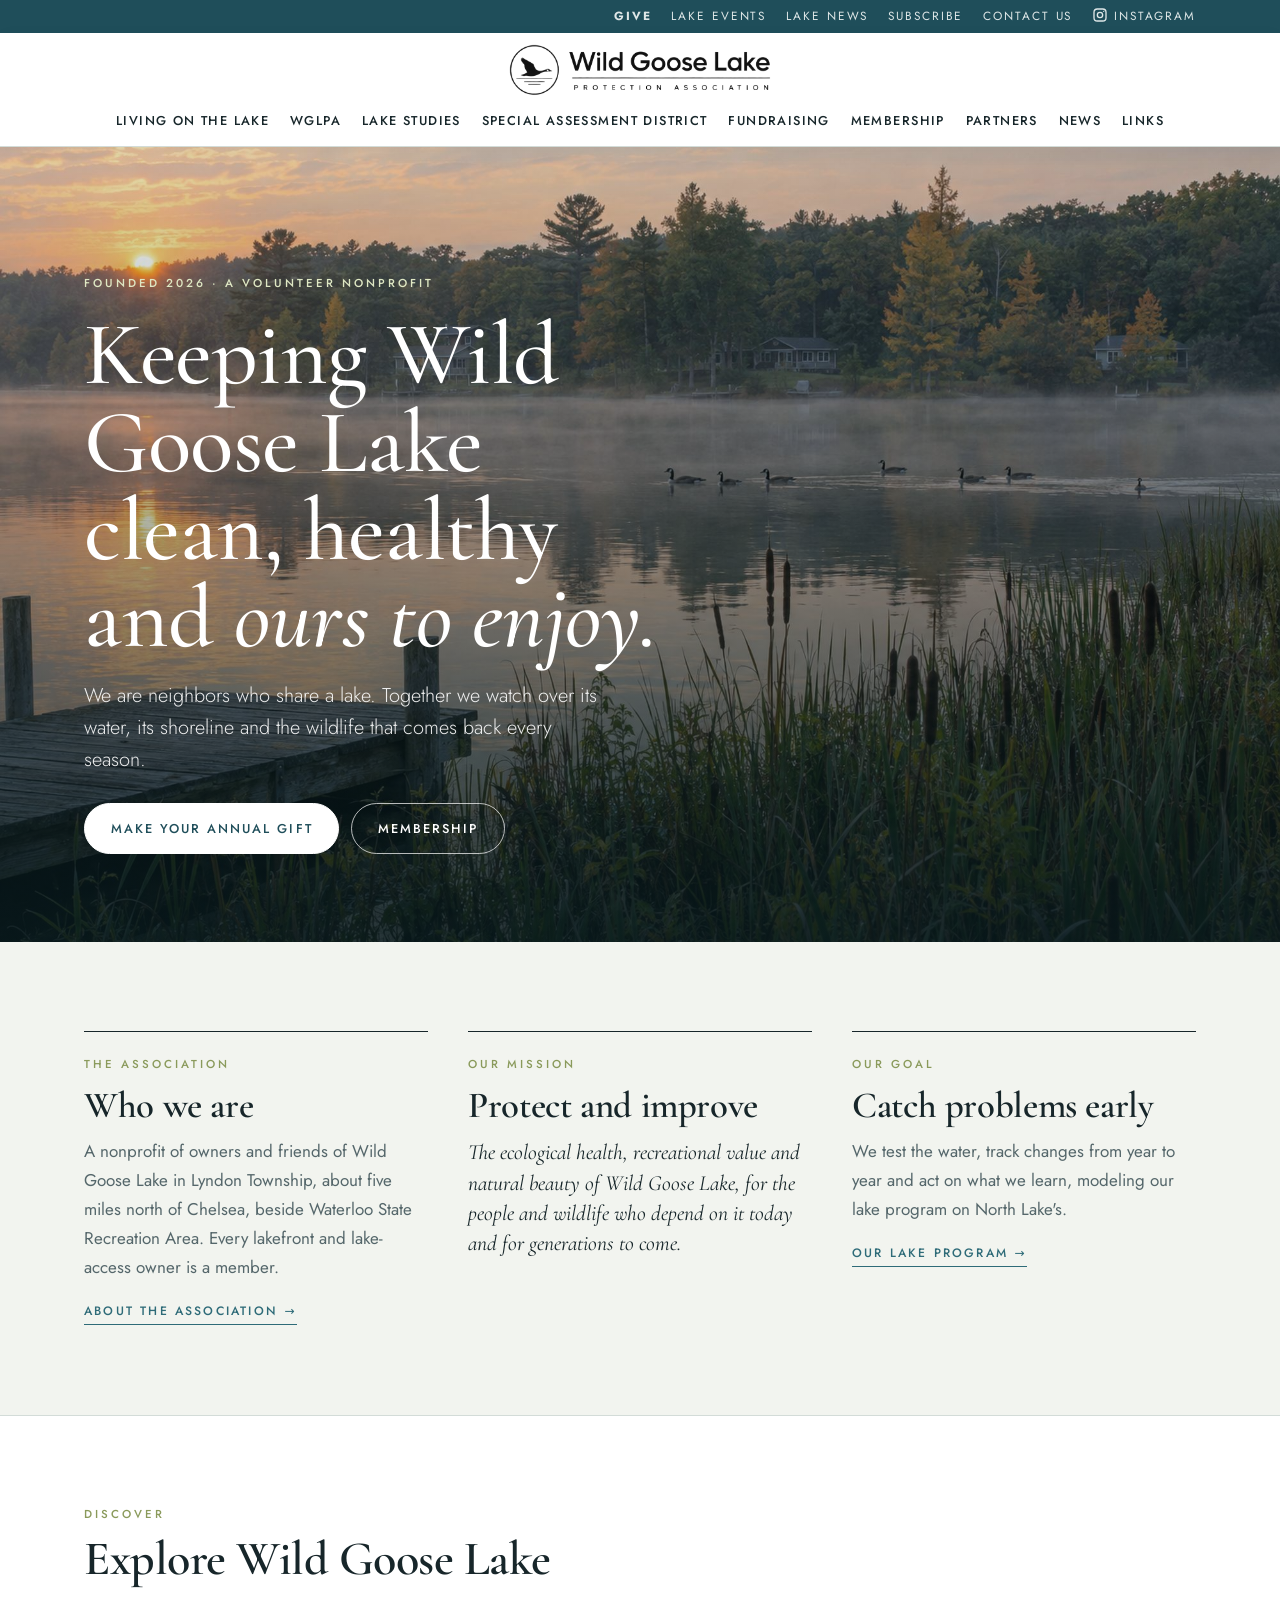
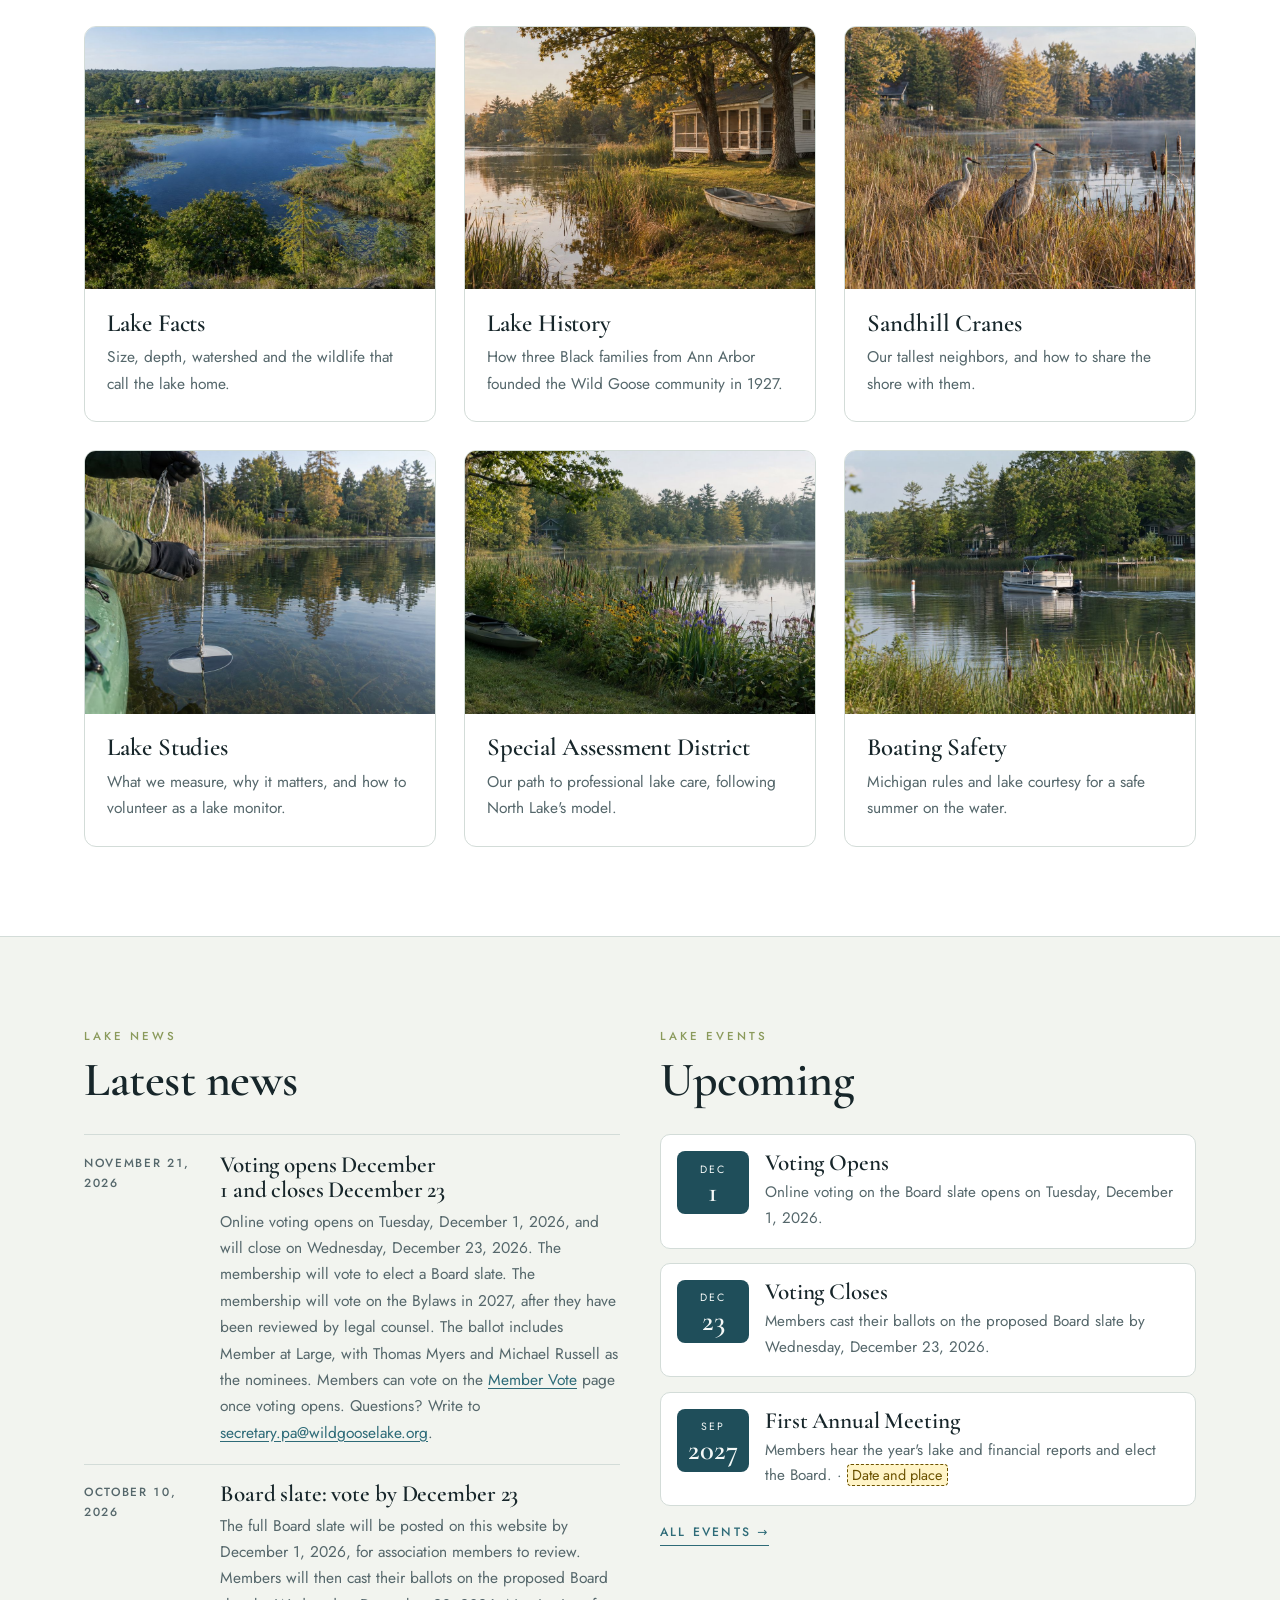
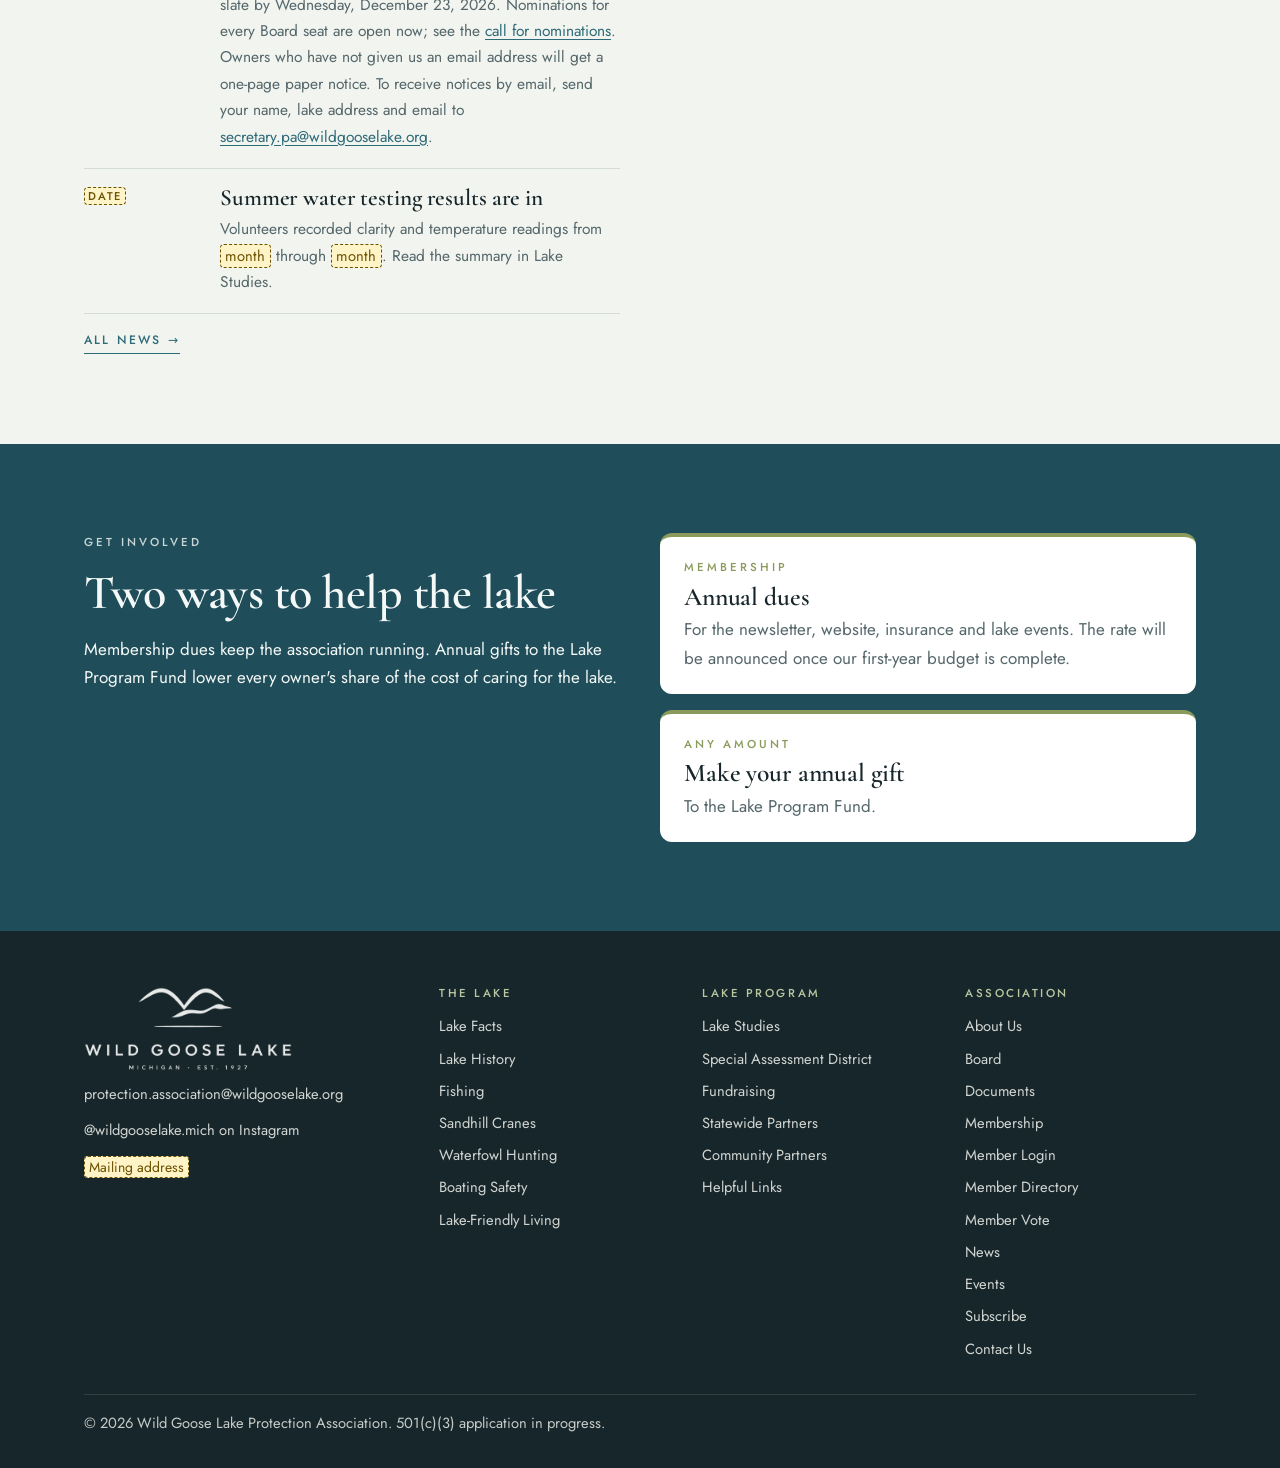
<file: index.html>
<!doctype html><html lang="en"><head><meta charset="utf-8"><meta name="viewport" content="width=device-width, initial-scale=1">
<title>Wild Goose Lake Protection Association</title>
<meta name="description" content="The Wild Goose Lake Protection Association works to keep Wild Goose Lake clean, healthy and enjoyable for everyone.">
<link rel="icon" type="image/png" href="assets/favicon.png">
<link rel="apple-touch-icon" href="assets/apple-touch-icon.png">
<link rel="preconnect" href="https://fonts.googleapis.com">
<link rel="preconnect" href="https://fonts.gstatic.com" crossorigin>
<link rel="stylesheet" href="https://fonts.googleapis.com/css2?family=Cormorant+Garamond:ital,wght@0,500;0,600;1,500;1,600&family=Jost:wght@300;400;500&display=swap">
<link rel="stylesheet" href="assets/site.css">
</head><body>

<a class="skip" href="#main">Skip to content</a>
<div class="topbar"><div class="wrap">
  <a href="fundraising.html#give"><strong>Give</strong></a><a href="news.html#events">Lake Events</a><a href="news.html#news">Lake News</a><a href="association.html#subscribe">Subscribe</a><a href="association.html#contact">Contact Us</a><a href="https://www.instagram.com/wildgooselake.mich/" target="_blank" rel="noopener"><svg aria-hidden="true" viewBox="0 0 24 24" width="16" height="16" fill="none" stroke="currentColor" stroke-width="2" style="vertical-align:-3px;margin-right:.35rem"><rect x="3" y="3" width="18" height="18" rx="5"/><circle cx="12" cy="12" r="4"/><circle cx="17.5" cy="6.5" r="1" fill="currentColor" stroke="none"/></svg>Instagram</a>
</div></div>

<header class="site"><div class="wrap">
  <a class="brand" href="index.html" aria-label="Wild Goose Lake Protection Association home">
    <img class="logo" src="assets/logo.png" alt="Wild Goose Lake Protection Association" width="809" height="160">
  </a>
  <button class="menu-btn" id="menu-btn" aria-expanded="false" aria-controls="main-nav">Menu</button>
  <nav class="main" id="main-nav" aria-label="Main">
    <ul>
      <li><a href="lake.html#living">Living on the Lake</a>
        <ul class="sub"><li><a href="lake.html#facts">Lake Facts</a></li><li><a href="lake.html#history">Lake History</a></li><li><a href="lake.html#fishing">Fishing</a></li><li><a href="lake.html#cranes">Sandhill Cranes</a></li><li><a href="lake.html#hunting">Waterfowl Hunting</a></li><li><a href="lake.html#safety">Boating Safety</a></li><li><a href="lake.html#stewardship">Lake-Friendly Living</a></li></ul></li>
      <li><a href="association.html#about">WGLPA</a>
        <ul class="sub"><li><a href="association.html#about">Mission &amp; Activities</a></li><li><a href="association.html#board">Board</a></li><li><a href="association.html#documents">Documents</a></li></ul></li>
      <li><a href="studies.html#studies">Lake Studies</a>
        <ul class="sub"><li><a href="studies.html#studies">Water Quality Monitoring</a></li><li><a href="studies.html#studies">Aquatic Plants &amp; Invasives</a></li><li><a href="studies.html#reports">Reports Archive</a></li></ul></li>
      <li><a href="assessment.html#assessment">Special Assessment District</a></li>
      <li><a href="fundraising.html#fundraising">Fundraising</a>
        <ul class="sub"><li><a href="fundraising.html#give">Lake Program Fund</a></li></ul></li>
      <li><a href="membership.html#join">Membership</a>
        <ul class="sub"><li><a href="membership.html#join">Join &amp; Dues</a></li><li><a href="members/">Member Login</a></li><li><a href="members/directory.html">Member Directory</a></li><li><a href="members/vote.html">Member Vote</a></li></ul></li>
      <li><a href="partners.html#partners">Partners</a>
        <ul class="sub"><li><a href="partners.html#partners">Statewide Partners</a></li><li><a href="partners.html#community-partners">Community Partners</a></li></ul></li>
      <li><a href="news.html#news">News</a></li>
      <li><a href="links.html#links">Links</a></li>
    </ul>
  </nav>
</div></header>

<main id="main">
  <section class="hero-photo">
    <img src="assets/img/hero.jpg" alt="Mist on Wild Goose Lake at sunrise, with geese on the water and a wooden dock" width="2000" height="1125" fetchpriority="high">
    <div class="wrap">
      <span class="eyebrow">Founded 2026 · A volunteer nonprofit</span>
      <h1>Keeping Wild Goose Lake clean, healthy and <em>ours to enjoy.</em></h1>
      <p class="lede">We are neighbors who share a lake. Together we watch over its water, its shoreline and the wildlife that comes back every season.</p>
      <div class="btns"><a class="btn light" href="fundraising.html#give">Make your annual gift</a><a class="btn outline-light" href="membership.html">Membership</a></div>
    </div>
  </section>

  <section class="band" id="welcome">
    <div class="wrap trio">
      <div class="pillar"><span class="eyebrow">The association</span><h2>Who we are</h2><p>A nonprofit of owners and friends of Wild Goose Lake in Lyndon Township, about five miles north of Chelsea, beside Waterloo State Recreation Area. Every lakefront and lake-access owner is a member.</p><a class="more" href="association.html">About the association</a></div>
      <div class="pillar"><span class="eyebrow">Our mission</span><h2>Protect and improve</h2><p class="mission-sm">The ecological health, recreational value and natural beauty of Wild Goose Lake, for the people and wildlife who depend on it today and for generations to come.</p></div>
      <div class="pillar"><span class="eyebrow">Our goal</span><h2>Catch problems early</h2><p>We test the water, track changes from year to year and act on what we learn, modeling our lake program on North Lake's.</p><a class="more" href="assessment.html">Our lake program</a></div>
    </div>
  </section>

  <section class="band alt" id="discover">
    <div class="wrap">
      <div class="section-head"><span class="eyebrow">Discover</span><h2>Explore Wild Goose Lake</h2></div>
      <div class="cards three">
        <a class="card" href="lake.html#facts"><div class="img-wrap"><img src="assets/img/facts.jpg" alt="" loading="lazy" width="1200" height="900"></div><div class="body"><h3>Lake Facts</h3><p>Size, depth, watershed and the wildlife that call the lake home.</p></div></a>
        <a class="card" href="lake.html#history"><div class="img-wrap"><img src="assets/img/history.jpg" alt="" loading="lazy" width="1200" height="900"></div><div class="body"><h3>Lake History</h3><p>How three Black families from Ann Arbor founded the Wild Goose community in 1927.</p></div></a>
        <a class="card" href="lake.html#cranes"><div class="img-wrap"><img src="assets/img/cranes.jpg" alt="" loading="lazy" width="1200" height="900"></div><div class="body"><h3>Sandhill Cranes</h3><p>Our tallest neighbors, and how to share the shore with them.</p></div></a>
        <a class="card" href="studies.html"><div class="img-wrap"><img src="assets/img/studies.jpg" alt="" loading="lazy" width="1200" height="900"></div><div class="body"><h3>Lake Studies</h3><p>What we measure, why it matters, and how to volunteer as a lake monitor.</p></div></a>
        <a class="card" href="assessment.html"><div class="img-wrap"><img src="assets/img/shoreline.jpg" alt="" loading="lazy" width="1200" height="900"></div><div class="body"><h3>Special Assessment District</h3><p>Our path to professional lake care, following North Lake's model.</p></div></a>
        <a class="card" href="lake.html#safety"><div class="img-wrap"><img src="assets/img/safety.jpg" alt="" loading="lazy" width="1200" height="900"></div><div class="body"><h3>Boating Safety</h3><p>Michigan rules and lake courtesy for a safe summer on the water.</p></div></a>
      </div>
    </div>
  </section>

  <section class="band" id="latest">
    <div class="wrap two">
      <div>
        <span class="eyebrow">Lake news</span>
        <h2>Latest news</h2>
        <div class="news">
        <article><time datetime="2026-11-21">November 21, 2026</time><div><h3>Voting opens December 1 and closes December 23</h3><p>Online voting opens on Tuesday, December 1, 2026, and will close on Wednesday, December 23, 2026. The membership will vote to elect a Board slate. The membership will vote on the Bylaws in 2027, after they have been reviewed by legal counsel. The ballot includes Member at Large, with Thomas Myers and Michael Russell as the nominees. Members can vote on the <a href="members/vote.html">Member Vote</a> page once voting opens. Questions? Write to <a class="email" href="mailto:secretary.pa@wildgooselake.org">secretary.pa@wildgooselake.org</a>.</p></div></article>
        <article><time datetime="2026-10-10">October 10, 2026</time><div><h3>Board slate: vote by December 23</h3><p>The full Board slate will be posted on this website by December 1, 2026, for association members to review. Members will then cast their ballots on the proposed Board slate by Wednesday, December 23, 2026. Nominations for every Board seat are open now; see the <a href="association.html#nominations">call for nominations</a>. Owners who have not given us an email address will get a one-page paper notice. To receive notices by email, send your name, lake address and email to <a class="email" href="mailto:secretary.pa@wildgooselake.org">secretary.pa@wildgooselake.org</a>.</p></div></article>
        <article><time><em class="ph">Date</em></time><div><h3>Summer water testing results are in</h3><p>Volunteers recorded clarity and temperature readings from <em class="ph">month</em> through <em class="ph">month</em>. Read the summary in Lake Studies.</p></div></article>
        </div>
        <a class="more" href="news.html">All news</a>
      </div>
      <div>
        <span class="eyebrow">Lake events</span>
        <h2>Upcoming</h2>
        <div class="events">
        <div class="event"><div class="date"><span>Dec</span><b>1</b></div><div><h3>Voting Opens</h3><p>Online voting on the Board slate opens on Tuesday, December 1, 2026.</p></div></div>
        <div class="event"><div class="date"><span>Dec</span><b>23</b></div><div><h3>Voting Closes</h3><p>Members cast their ballots on the proposed Board slate by Wednesday, December 23, 2026.</p></div></div>
        <div class="event"><div class="date"><span>Sep</span><b>2027</b></div><div><h3>First Annual Meeting</h3><p>Members hear the year's lake and financial reports and elect the Board. · <em class="ph">Date and place</em></p></div></div>
        </div>
        <a class="more" href="news.html#events">All events</a>
      </div>
    </div>
  </section>

  <section class="band join" id="help">
    <div class="wrap two">
      <div>
        <span class="eyebrow">Get involved</span>
        <h2>Two ways to help the lake</h2>
        <p>Membership dues keep the association running. Annual gifts to the Lake Program Fund lower every owner's share of the cost of caring for the lake.</p>
      </div>
      <div class="help-actions">
        <a class="help-card" href="membership.html"><span class="eyebrow">Membership</span><h3>Annual dues</h3><p>For the newsletter, website, insurance and lake events. The rate will be announced once our first-year budget is complete.</p></a>
        <a class="help-card" href="fundraising.html#give"><span class="eyebrow">Any amount</span><h3>Make your annual gift</h3><p>To the Lake Program Fund.</p></a>
      </div>
    </div>
  </section>
</main>

<footer class="site"><div class="wrap">
  <div class="f-brand"><img class="footer-logo" src="assets/logo-stacked.png" alt="Wild Goose Lake Protection Association" width="1045" height="420"><p><a class="email" href="mailto:protection.association@wildgooselake.org">protection.association@wildgooselake.org</a></p><p><a href="https://www.instagram.com/wildgooselake.mich/" target="_blank" rel="noopener">@wildgooselake.mich on Instagram</a></p><p><em class="ph">Mailing address</em></p></div>
  <div><h2 class="f-h">The lake</h2><ul><li><a href="lake.html#facts">Lake Facts</a></li><li><a href="lake.html#history">Lake History</a></li><li><a href="lake.html#fishing">Fishing</a></li><li><a href="lake.html#cranes">Sandhill Cranes</a></li><li><a href="lake.html#hunting">Waterfowl Hunting</a></li><li><a href="lake.html#safety">Boating Safety</a></li><li><a href="lake.html#stewardship">Lake-Friendly Living</a></li></ul></div>
  <div><h2 class="f-h">Lake program</h2><ul><li><a href="studies.html#studies">Lake Studies</a></li><li><a href="assessment.html#assessment">Special Assessment District</a></li><li><a href="fundraising.html#fundraising">Fundraising</a></li><li><a href="partners.html#partners">Statewide Partners</a></li><li><a href="partners.html#community-partners">Community Partners</a></li><li><a href="links.html#links">Helpful Links</a></li></ul></div>
  <div><h2 class="f-h">Association</h2><ul><li><a href="association.html#about">About Us</a></li><li><a href="association.html#board">Board</a></li><li><a href="association.html#documents">Documents</a></li><li><a href="membership.html#join">Membership</a></li><li><a href="members/">Member Login</a></li><li><a href="members/directory.html">Member Directory</a></li><li><a href="members/vote.html">Member Vote</a></li><li><a href="news.html#news">News</a></li><li><a href="news.html#events">Events</a></li><li><a href="association.html#subscribe">Subscribe</a></li><li><a href="association.html#contact">Contact Us</a></li></ul></div>
  <p class="legal">© 2026 Wild Goose Lake Protection Association. 501(c)(3) application in progress.</p>
</div></footer>

<script src="assets/site.js" defer></script>
</body></html>
</file>
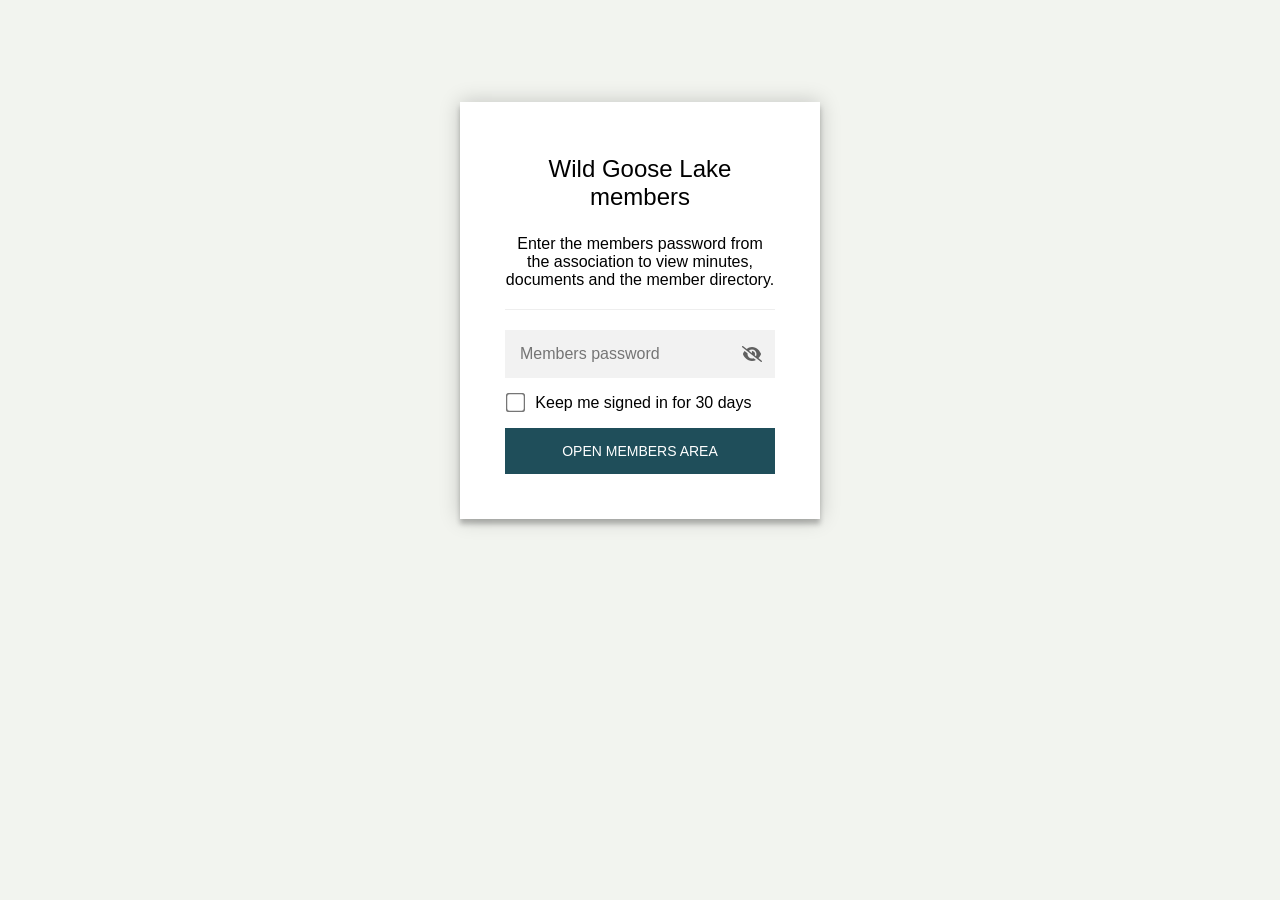
<file: members/index.html>
<!DOCTYPE html>
<html class="staticrypt-html">
    <head>
        <meta charset="utf-8" />
        <title>Wild Goose Lake members</title>
        <meta name="viewport" content="width=device-width, initial-scale=1" />

        <!-- do not cache this page -->
        <meta http-equiv="cache-control" content="max-age=0" />
        <meta http-equiv="cache-control" content="no-cache" />
        <meta http-equiv="expires" content="0" />
        <meta http-equiv="expires" content="Tue, 01 Jan 1980 1:00:00 GMT" />
        <meta http-equiv="pragma" content="no-cache" />

        <style>
            .staticrypt-hr {
                margin-top: 20px;
                margin-bottom: 20px;
                border: 0;
                border-top: 1px solid #eee;
            }

            .staticrypt-page {
                width: 360px;
                padding: 8% 0 0;
                margin: auto;
                box-sizing: border-box;
            }

            .staticrypt-form {
                position: relative;
                z-index: 1;
                background: #ffffff;
                max-width: 360px;
                margin: 0 auto 100px;
                padding: 45px;
                text-align: center;
                box-shadow: 0 0 20px 0 rgba(0, 0, 0, 0.2), 0 5px 5px 0 rgba(0, 0, 0, 0.24);
            }

            .staticrypt-form input[type="password"],
            input[type="text"] {
                background: inherit;
                border: 0;
                box-sizing: border-box; /* This ensures padding is included in the total width */
                font-size: 14px;
                outline: 0;
                padding: 15px 30px 15px 15px; /* Adjust the padding to ensure there is space for the icon */
                width: 100%;
            }

            .staticrypt-password-container {
                position: relative;
                outline: 0;
                background: #f2f2f2;
                width: 100%;
                border: 0;
                margin: 0 0 15px;
                box-sizing: border-box;
            }

            .staticrypt-toggle-password-visibility {
                cursor: pointer;
                height: 20px;
                opacity: 60%;
                padding: 13px;
                position: absolute;
                right: 0;
                top: 50%;
                transform: translateY(-50%);
                width: 20px;
            }

            .staticrypt-form .staticrypt-decrypt-button {
                text-transform: uppercase;
                outline: 0;
                background: #1f4e5a;
                width: 100%;
                border: 0;
                padding: 15px;
                color: #ffffff;
                font-size: 14px;
                cursor: pointer;
            }

            .staticrypt-form .staticrypt-decrypt-button:hover,
            .staticrypt-form .staticrypt-decrypt-button:active,
            .staticrypt-form .staticrypt-decrypt-button:focus {
                background: #1f4e5a;
                filter: brightness(92%);
            }

            .staticrypt-html {
                height: 100%;
            }

            .staticrypt-body {
                height: 100%;
                margin: 0;
            }

            .staticrypt-content {
                height: 100%;
                margin-bottom: 1em;
                background: #f2f4ef;
                font-family: "Arial", sans-serif;
                -webkit-font-smoothing: antialiased;
                -moz-osx-font-smoothing: grayscale;
            }

            .staticrypt-instructions {
                margin-top: -1em;
                margin-bottom: 1em;
            }

            .staticrypt-title {
                font-size: 1.5em;
            }

            label.staticrypt-remember {
                display: flex;
                align-items: center;
                margin-bottom: 1em;
            }

            .staticrypt-remember input[type="checkbox"] {
                transform: scale(1.5);
                margin-right: 1em;
            }

            .hidden {
                display: none !important;
            }

            .staticrypt-spinner-container {
                height: 100%;
                display: flex;
                align-items: center;
                justify-content: center;
            }

            .staticrypt-spinner {
                display: inline-block;
                width: 2rem;
                height: 2rem;
                vertical-align: text-bottom;
                border: 0.25em solid gray;
                border-right-color: transparent;
                border-radius: 50%;
                -webkit-animation: spinner-border 0.75s linear infinite;
                animation: spinner-border 0.75s linear infinite;
                animation-duration: 0.75s;
                animation-timing-function: linear;
                animation-delay: 0s;
                animation-iteration-count: infinite;
                animation-direction: normal;
                animation-fill-mode: none;
                animation-play-state: running;
                animation-name: spinner-border;
            }

            @keyframes spinner-border {
                100% {
                    transform: rotate(360deg);
                }
            }

            @media screen and (-webkit-min-device-pixel-ratio: 0) {
                .staticrypt-form input[type="password"],
                input[type="text"] {
                    font-size: 16px;
                }
            }
        </style>
    </head>

    <body class="staticrypt-body">
        <div id="staticrypt_loading" class="staticrypt-spinner-container">
            <div class="staticrypt-spinner"></div>
        </div>

        <div id="staticrypt_content" class="staticrypt-content hidden">
            <div class="staticrypt-page">
                <div class="staticrypt-form">
                    <div class="staticrypt-instructions">
                        <p class="staticrypt-title">Wild Goose Lake members</p>
                        <p>Enter the members password from the association to view minutes, documents and the member directory.</p>
                    </div>

                    <hr class="staticrypt-hr" />

                    <form id="staticrypt-form" action="#" method="post">
                        <div class="staticrypt-password-container">
                            <input
                                id="staticrypt-password"
                                type="password"
                                name="password"
                                placeholder="Members password"
                                autofocus
                            />

                            <img
                                class="staticrypt-toggle-password-visibility"
                                alt="Show password"
                                title="Show password"
                                src="[data-uri]"
                            />
                        </div>

                        <label id="staticrypt-remember-label" class="staticrypt-remember hidden">
                            <input id="staticrypt-remember" type="checkbox" name="remember" />
                            Keep me signed in for 30 days
                        </label>

                        <input type="submit" class="staticrypt-decrypt-button" value="Open members area" />
                    </form>
                </div>
            </div>
        </div>

        <script>
            // these variables will be filled when generating the file - the template format is 'variable_name'
            const staticryptInitiator = ((function(){
  const exports = {};
  const cryptoEngine = ((function(){
  const exports = {};
  const { subtle } = crypto;

const IV_BITS = 16 * 8;
const HEX_BITS = 4;
const ENCRYPTION_ALGO = "AES-CBC";

/**
 * Translates between utf8 encoded hexadecimal strings
 * and Uint8Array bytes.
 */
const HexEncoder = {
    /**
     * hex string -> bytes
     * @param {string} hexString
     * @returns {Uint8Array}
     */
    parse: function (hexString) {
        if (hexString.length % 2 !== 0) throw "Invalid hexString";
        const arrayBuffer = new Uint8Array(hexString.length / 2);

        for (let i = 0; i < hexString.length; i += 2) {
            const byteValue = parseInt(hexString.substring(i, i + 2), 16);
            if (isNaN(byteValue)) {
                throw "Invalid hexString";
            }
            arrayBuffer[i / 2] = byteValue;
        }
        return arrayBuffer;
    },

    /**
     * bytes -> hex string
     * @param {Uint8Array} bytes
     * @returns {string}
     */
    stringify: function (bytes) {
        const hexBytes = [];

        for (let i = 0; i < bytes.length; ++i) {
            let byteString = bytes[i].toString(16);
            if (byteString.length < 2) {
                byteString = "0" + byteString;
            }
            hexBytes.push(byteString);
        }
        return hexBytes.join("");
    },
};

/**
 * Translates between utf8 strings and Uint8Array bytes.
 */
const UTF8Encoder = {
    parse: function (str) {
        return new TextEncoder().encode(str);
    },

    stringify: function (bytes) {
        return new TextDecoder().decode(bytes);
    },
};

/**
 * Salt and encrypt a msg with a password.
 */
async function encrypt(msg, hashedPassword) {
    // Must be 16 bytes, unpredictable, and preferably cryptographically random. However, it need not be secret.
    // https://developer.mozilla.org/en-US/docs/Web/API/SubtleCrypto/encrypt#parameters
    const iv = crypto.getRandomValues(new Uint8Array(IV_BITS / 8));

    const key = await subtle.importKey("raw", HexEncoder.parse(hashedPassword), ENCRYPTION_ALGO, false, ["encrypt"]);

    const encrypted = await subtle.encrypt(
        {
            name: ENCRYPTION_ALGO,
            iv: iv,
        },
        key,
        UTF8Encoder.parse(msg)
    );

    // iv will be 32 hex characters, we prepend it to the ciphertext for use in decryption
    return HexEncoder.stringify(iv) + HexEncoder.stringify(new Uint8Array(encrypted));
}
exports.encrypt = encrypt;

/**
 * Decrypt a salted msg using a password.
 *
 * @param {string} encryptedMsg
 * @param {string} hashedPassword
 * @returns {Promise<string>}
 */
async function decrypt(encryptedMsg, hashedPassword) {
    const ivLength = IV_BITS / HEX_BITS;
    const iv = HexEncoder.parse(encryptedMsg.substring(0, ivLength));
    const encrypted = encryptedMsg.substring(ivLength);

    const key = await subtle.importKey("raw", HexEncoder.parse(hashedPassword), ENCRYPTION_ALGO, false, ["decrypt"]);

    const outBuffer = await subtle.decrypt(
        {
            name: ENCRYPTION_ALGO,
            iv: iv,
        },
        key,
        HexEncoder.parse(encrypted)
    );

    return UTF8Encoder.stringify(new Uint8Array(outBuffer));
}
exports.decrypt = decrypt;

/**
 * Salt and hash the password so it can be stored in localStorage without opening a password reuse vulnerability.
 *
 * @param {string} password
 * @param {string} salt
 * @returns {Promise<string>}
 */
async function hashPassword(password, salt) {
    // we hash the password in multiple steps, each adding more iterations. This is because we used to allow less
    // iterations, so for backward compatibility reasons, we need to support going from that to more iterations.
    let hashedPassword = await hashLegacyRound(password, salt);

    hashedPassword = await hashSecondRound(hashedPassword, salt);

    return hashThirdRound(hashedPassword, salt);
}
exports.hashPassword = hashPassword;

/**
 * This hashes the password with 1k iterations. This is a low number, we need this function to support backwards
 * compatibility.
 *
 * @param {string} password
 * @param {string} salt
 * @returns {Promise<string>}
 */
function hashLegacyRound(password, salt) {
    return pbkdf2(password, salt, 1000, "SHA-1");
}
exports.hashLegacyRound = hashLegacyRound;

/**
 * Add a second round of iterations. This is because we used to use 1k, so for backwards compatibility with
 * remember-me/autodecrypt links, we need to support going from that to more iterations.
 *
 * @param hashedPassword
 * @param salt
 * @returns {Promise<string>}
 */
function hashSecondRound(hashedPassword, salt) {
    return pbkdf2(hashedPassword, salt, 14000, "SHA-256");
}
exports.hashSecondRound = hashSecondRound;

/**
 * Add a third round of iterations to bring total number to 600k. This is because we used to use 1k, then 15k, so for
 * backwards compatibility with remember-me/autodecrypt links, we need to support going from that to more iterations.
 *
 * @param hashedPassword
 * @param salt
 * @returns {Promise<string>}
 */
function hashThirdRound(hashedPassword, salt) {
    return pbkdf2(hashedPassword, salt, 585000, "SHA-256");
}
exports.hashThirdRound = hashThirdRound;

/**
 * Salt and hash the password so it can be stored in localStorage without opening a password reuse vulnerability.
 *
 * @param {string} password
 * @param {string} salt
 * @param {int} iterations
 * @param {string} hashAlgorithm
 * @returns {Promise<string>}
 */
async function pbkdf2(password, salt, iterations, hashAlgorithm) {
    const key = await subtle.importKey("raw", UTF8Encoder.parse(password), "PBKDF2", false, ["deriveBits"]);

    const keyBytes = await subtle.deriveBits(
        {
            name: "PBKDF2",
            hash: hashAlgorithm,
            iterations,
            salt: UTF8Encoder.parse(salt),
        },
        key,
        256
    );

    return HexEncoder.stringify(new Uint8Array(keyBytes));
}

function generateRandomSalt() {
    const bytes = crypto.getRandomValues(new Uint8Array(128 / 8));

    return HexEncoder.stringify(new Uint8Array(bytes));
}
exports.generateRandomSalt = generateRandomSalt;

async function signMessage(hashedPassword, message) {
    const key = await subtle.importKey(
        "raw",
        HexEncoder.parse(hashedPassword),
        {
            name: "HMAC",
            hash: "SHA-256",
        },
        false,
        ["sign"]
    );
    const signature = await subtle.sign("HMAC", key, UTF8Encoder.parse(message));

    return HexEncoder.stringify(new Uint8Array(signature));
}
exports.signMessage = signMessage;

function getRandomAlphanum() {
    const possibleCharacters = "abcdefghijklmnopqrstuvwxyzABCDEFGHIJKLMNOPQRSTUVWXYZ0123456789";

    let byteArray;
    let parsedInt;

    // Keep generating new random bytes until we get a value that falls
    // within a range that can be evenly divided by possibleCharacters.length
    do {
        byteArray = crypto.getRandomValues(new Uint8Array(1));
        // extract the lowest byte to get an int from 0 to 255 (probably unnecessary, since we're only generating 1 byte)
        parsedInt = byteArray[0] & 0xff;
    } while (parsedInt >= 256 - (256 % possibleCharacters.length));

    // Take the modulo of the parsed integer to get a random number between 0 and totalLength - 1
    const randomIndex = parsedInt % possibleCharacters.length;

    return possibleCharacters[randomIndex];
}

/**
 * Generate a random string of a given length.
 *
 * @param {int} length
 * @returns {string}
 */
function generateRandomString(length) {
    let randomString = "";

    for (let i = 0; i < length; i++) {
        randomString += getRandomAlphanum();
    }

    return randomString;
}
exports.generateRandomString = generateRandomString;

  return exports;
})());
const codec = ((function(){
  const exports = {};
  /**
 * Initialize the codec with the provided cryptoEngine - this return functions to encode and decode messages.
 *
 * @param cryptoEngine - the engine to use for encryption / decryption
 */
function init(cryptoEngine) {
    const exports = {};

    /**
     * Top-level function for encoding a message.
     * Includes password hashing, encryption, and signing.
     *
     * @param {string} msg
     * @param {string} password
     * @param {string} salt
     *
     * @returns {string} The encoded text
     */
    async function encode(msg, password, salt) {
        const hashedPassword = await cryptoEngine.hashPassword(password, salt);

        const encrypted = await cryptoEngine.encrypt(msg, hashedPassword);

        // we use the hashed password in the HMAC because this is effectively what will be used a password (so we can store
        // it in localStorage safely, we don't use the clear text password)
        const hmac = await cryptoEngine.signMessage(hashedPassword, encrypted);

        return hmac + encrypted;
    }
    exports.encode = encode;

    /**
     * Encode using a password that has already been hashed. This is useful to encode multiple messages in a row, that way
     * we don't need to hash the password multiple times.
     *
     * @param {string} msg
     * @param {string} hashedPassword
     *
     * @returns {string} The encoded text
     */
    async function encodeWithHashedPassword(msg, hashedPassword) {
        const encrypted = await cryptoEngine.encrypt(msg, hashedPassword);

        // we use the hashed password in the HMAC because this is effectively what will be used a password (so we can store
        // it in localStorage safely, we don't use the clear text password)
        const hmac = await cryptoEngine.signMessage(hashedPassword, encrypted);

        return hmac + encrypted;
    }
    exports.encodeWithHashedPassword = encodeWithHashedPassword;

    /**
     * Top-level function for decoding a message.
     * Includes signature check and decryption.
     *
     * @param {string} signedMsg
     * @param {string} hashedPassword
     * @param {string} salt
     * @param {int} backwardCompatibleAttempt
     * @param {string} originalPassword
     *
     * @returns {Object} {success: true, decoded: string} | {success: false, message: string}
     */
    async function decode(signedMsg, hashedPassword, salt, backwardCompatibleAttempt = 0, originalPassword = "") {
        const encryptedHMAC = signedMsg.substring(0, 64);
        const encryptedMsg = signedMsg.substring(64);
        const decryptedHMAC = await cryptoEngine.signMessage(hashedPassword, encryptedMsg);

        if (decryptedHMAC !== encryptedHMAC) {
            // we have been raising the number of iterations in the hashing algorithm multiple times, so to support the old
            // remember-me/autodecrypt links we need to try bringing the old hashes up to speed.
            originalPassword = originalPassword || hashedPassword;
            if (backwardCompatibleAttempt === 0) {
                const updatedHashedPassword = await cryptoEngine.hashThirdRound(originalPassword, salt);

                return decode(signedMsg, updatedHashedPassword, salt, backwardCompatibleAttempt + 1, originalPassword);
            }
            if (backwardCompatibleAttempt === 1) {
                let updatedHashedPassword = await cryptoEngine.hashSecondRound(originalPassword, salt);
                updatedHashedPassword = await cryptoEngine.hashThirdRound(updatedHashedPassword, salt);

                return decode(signedMsg, updatedHashedPassword, salt, backwardCompatibleAttempt + 1, originalPassword);
            }

            return { success: false, message: "Signature mismatch" };
        }

        return {
            success: true,
            decoded: await cryptoEngine.decrypt(encryptedMsg, hashedPassword),
        };
    }
    exports.decode = decode;

    return exports;
}
exports.init = init;

  return exports;
})());
const decode = codec.init(cryptoEngine).decode;

/**
 * Initialize the staticrypt module, that exposes functions callbable by the password_template.
 *
 * @param {{
 *  staticryptEncryptedMsgUniqueVariableName: string,
 *  isRememberEnabled: boolean,
 *  rememberDurationInDays: number,
 *  staticryptSaltUniqueVariableName: string,
 * }} staticryptConfig - object of data that is stored on the password_template at encryption time.
 *
 * @param {{
 *  rememberExpirationKey: string,
 *  rememberPassphraseKey: string,
 *  replaceHtmlCallback: function,
 *  clearLocalStorageCallback: function,
 * }} templateConfig - object of data that can be configured by a custom password_template.
 */
function init(staticryptConfig, templateConfig) {
    const exports = {};

    /**
     * Decrypt our encrypted page, replace the whole HTML.
     *
     * @param {string} hashedPassword
     * @returns {Promise<boolean>}
     */
    async function decryptAndReplaceHtml(hashedPassword) {
        const { staticryptEncryptedMsgUniqueVariableName, staticryptSaltUniqueVariableName } = staticryptConfig;
        const { replaceHtmlCallback } = templateConfig;

        const result = await decode(
            staticryptEncryptedMsgUniqueVariableName,
            hashedPassword,
            staticryptSaltUniqueVariableName
        );
        if (!result.success) {
            return false;
        }
        const plainHTML = result.decoded;

        // if the user configured a callback call it, otherwise just replace the whole HTML
        if (typeof replaceHtmlCallback === "function") {
            replaceHtmlCallback(plainHTML);
        } else {
            document.write(plainHTML);
            document.close();
        }

        return true;
    }

    /**
     * Attempt to decrypt the page and replace the whole HTML.
     *
     * @param {string} password
     * @param {boolean} isRememberChecked
     *
     * @returns {Promise<{isSuccessful: boolean, hashedPassword?: string}>} - we return an object, so that if we want to
     *   expose more information in the future we can do it without breaking the password_template
     */
    async function handleDecryptionOfPage(password, isRememberChecked) {
        const { staticryptSaltUniqueVariableName } = staticryptConfig;

        // decrypt and replace the whole page
        const hashedPassword = await cryptoEngine.hashPassword(password, staticryptSaltUniqueVariableName);
        return handleDecryptionOfPageFromHash(hashedPassword, isRememberChecked);
    }
    exports.handleDecryptionOfPage = handleDecryptionOfPage;

    async function handleDecryptionOfPageFromHash(hashedPassword, isRememberChecked) {
        const { isRememberEnabled, rememberDurationInDays } = staticryptConfig;
        const { rememberExpirationKey, rememberPassphraseKey } = templateConfig;

        const isDecryptionSuccessful = await decryptAndReplaceHtml(hashedPassword);

        if (!isDecryptionSuccessful) {
            return {
                isSuccessful: false,
                hashedPassword,
            };
        }

        // remember the hashedPassword and set its expiration if necessary
        if (isRememberEnabled && isRememberChecked) {
            window.localStorage.setItem(rememberPassphraseKey, hashedPassword);

            // set the expiration if the duration isn't 0 (meaning no expiration)
            if (rememberDurationInDays > 0) {
                window.localStorage.setItem(
                    rememberExpirationKey,
                    (new Date().getTime() + rememberDurationInDays * 24 * 60 * 60 * 1000).toString()
                );
            }
        }

        return {
            isSuccessful: true,
            hashedPassword,
        };
    }
    exports.handleDecryptionOfPageFromHash = handleDecryptionOfPageFromHash;

    /**
     * Clear localstorage from staticrypt related values
     */
    function clearLocalStorage() {
        const { clearLocalStorageCallback, rememberExpirationKey, rememberPassphraseKey } = templateConfig;

        if (typeof clearLocalStorageCallback === "function") {
            clearLocalStorageCallback();
        } else {
            localStorage.removeItem(rememberPassphraseKey);
            localStorage.removeItem(rememberExpirationKey);
        }
    }

    async function handleDecryptOnLoad() {
        let isSuccessful = await decryptOnLoadFromUrl();

        if (!isSuccessful) {
            isSuccessful = await decryptOnLoadFromRememberMe();
        }

        return { isSuccessful };
    }
    exports.handleDecryptOnLoad = handleDecryptOnLoad;

    /**
     * Clear storage if we are logging out
     *
     * @returns {boolean} - whether we logged out
     */
    function logoutIfNeeded() {
        const logoutKey = "staticrypt_logout";

        // handle logout through query param
        const queryParams = new URLSearchParams(window.location.search);
        if (queryParams.has(logoutKey)) {
            clearLocalStorage();
            return true;
        }

        // handle logout through URL fragment
        const hash = window.location.hash.substring(1);
        if (hash.includes(logoutKey)) {
            clearLocalStorage();
            return true;
        }

        return false;
    }

    /**
     * To be called on load: check if we want to try to decrypt and replace the HTML with the decrypted content, and
     * try to do it if needed.
     *
     * @returns {Promise<boolean>} true if we derypted and replaced the whole page, false otherwise
     */
    async function decryptOnLoadFromRememberMe() {
        const { rememberDurationInDays } = staticryptConfig;
        const { rememberExpirationKey, rememberPassphraseKey } = templateConfig;

        // if we are login out, terminate
        if (logoutIfNeeded()) {
            return false;
        }

        // if there is expiration configured, check if we're not beyond the expiration
        if (rememberDurationInDays && rememberDurationInDays > 0) {
            const expiration = localStorage.getItem(rememberExpirationKey),
                isExpired = expiration && new Date().getTime() > parseInt(expiration);

            if (isExpired) {
                clearLocalStorage();
                return false;
            }
        }

        const hashedPassword = localStorage.getItem(rememberPassphraseKey);

        if (hashedPassword) {
            // try to decrypt
            const isDecryptionSuccessful = await decryptAndReplaceHtml(hashedPassword);

            // if the decryption is unsuccessful the password might be wrong - silently clear the saved data and let
            // the user fill the password form again
            if (!isDecryptionSuccessful) {
                clearLocalStorage();
                return false;
            }

            return true;
        }

        return false;
    }

    async function decryptOnLoadFromUrl() {
        const passwordKey = "staticrypt_pwd";
        const rememberMeKey = "remember_me";

        // try to get the password from the query param (for backward compatibility - we now want to avoid this method,
        // since it sends the hashed password to the server which isn't needed)
        const queryParams = new URLSearchParams(window.location.search);
        const hashedPasswordQuery = queryParams.get(passwordKey);
        const rememberMeQuery = queryParams.get(rememberMeKey);

        const urlFragment = window.location.hash.substring(1);
        // get the password from the url fragment
        const hashedPasswordRegexMatch = urlFragment.match(new RegExp(passwordKey + "=([^&]*)"));
        const hashedPasswordFragment = hashedPasswordRegexMatch ? hashedPasswordRegexMatch[1] : null;
        const rememberMeFragment = urlFragment.includes(rememberMeKey);

        const hashedPassword = hashedPasswordFragment || hashedPasswordQuery;
        const rememberMe = rememberMeFragment || rememberMeQuery;

        if (hashedPassword) {
            return handleDecryptionOfPageFromHash(hashedPassword, rememberMe);
        }

        return false;
    }

    return exports;
}
exports.init = init;

  return exports;
})());
            const templateError = "That password didn't work. Check with a board member for the current one.",
                templateToggleAltShow = "Show password",
                templateToggleAltHide = "Hide password",
                isRememberEnabled = true,
                staticryptConfig = {"staticryptEncryptedMsgUniqueVariableName":"[base64]","isRememberEnabled":true,"rememberDurationInDays":30,"staticryptSaltUniqueVariableName":"113b4e3fdf642fd7121295face01fe8a"};

            // you can edit these values to customize some of the behavior of StatiCrypt
            const templateConfig = {
                rememberExpirationKey: "staticrypt_expiration",
                rememberPassphraseKey: "staticrypt_passphrase",
                replaceHtmlCallback: null,
                clearLocalStorageCallback: null,
            };

            // init the staticrypt engine
            const staticrypt = staticryptInitiator.init(staticryptConfig, templateConfig);

            // try to automatically decrypt on load if there is a saved password
            window.onload = async function () {
                const { isSuccessful } = await staticrypt.handleDecryptOnLoad();

                // if we didn't decrypt anything on load, show the password prompt. Otherwise the content has already been
                // replaced, no need to do anything
                if (!isSuccessful) {
                    // hide loading screen
                    document.getElementById("staticrypt_loading").classList.add("hidden");
                    document.getElementById("staticrypt_content").classList.remove("hidden");
                    document.getElementById("staticrypt-password").focus();

                    // show the remember me checkbox
                    if (isRememberEnabled) {
                        document.getElementById("staticrypt-remember-label").classList.remove("hidden");
                    }
                }
            };

            // toggle password visibility
            const toggleIcon = document.querySelector(".staticrypt-toggle-password-visibility");
            // these two icons are coming from FontAwesome
            const imgSrcEyeClosed =
                "[data-uri]";
            const imgSrcEyeOpened =
                "[data-uri]";
            toggleIcon.addEventListener("click", function () {
                const passwordInput = document.getElementById("staticrypt-password");
                if (passwordInput.type === "password") {
                    passwordInput.type = "text";
                    toggleIcon.src = imgSrcEyeOpened;
                    toggleIcon.alt = templateToggleAltHide;
                    toggleIcon.title = templateToggleAltHide;
                } else {
                    passwordInput.type = "password";
                    toggleIcon.src = imgSrcEyeClosed;
                    toggleIcon.alt = templateToggleAltShow;
                    toggleIcon.title = templateToggleAltShow;
                }
            });

            // handle password form submission
            document.getElementById("staticrypt-form").addEventListener("submit", async function (e) {
                e.preventDefault();

                const password = document.getElementById("staticrypt-password").value,
                    isRememberChecked = document.getElementById("staticrypt-remember").checked;

                const { isSuccessful } = await staticrypt.handleDecryptionOfPage(password, isRememberChecked);

                if (!isSuccessful) {
                    alert(templateError);
                }
            });
        </script>
    </body>
</html>
</file>
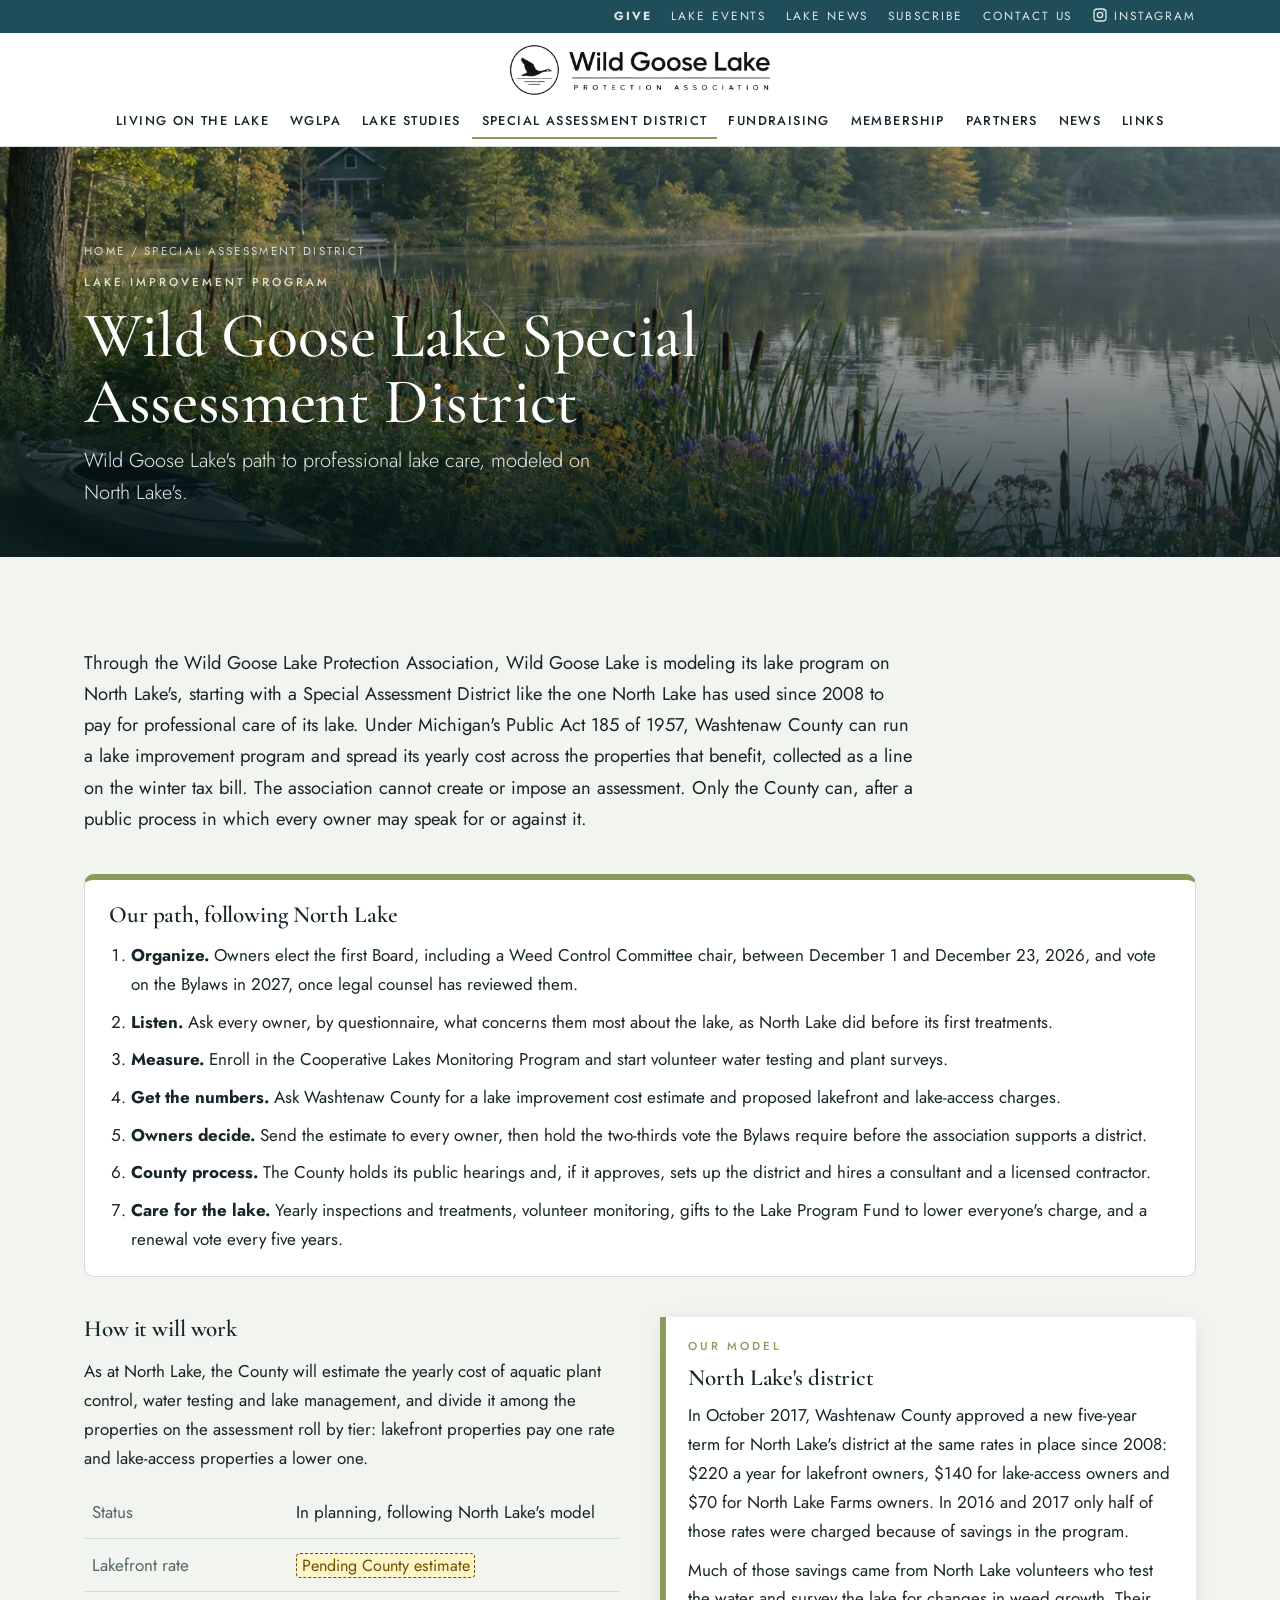
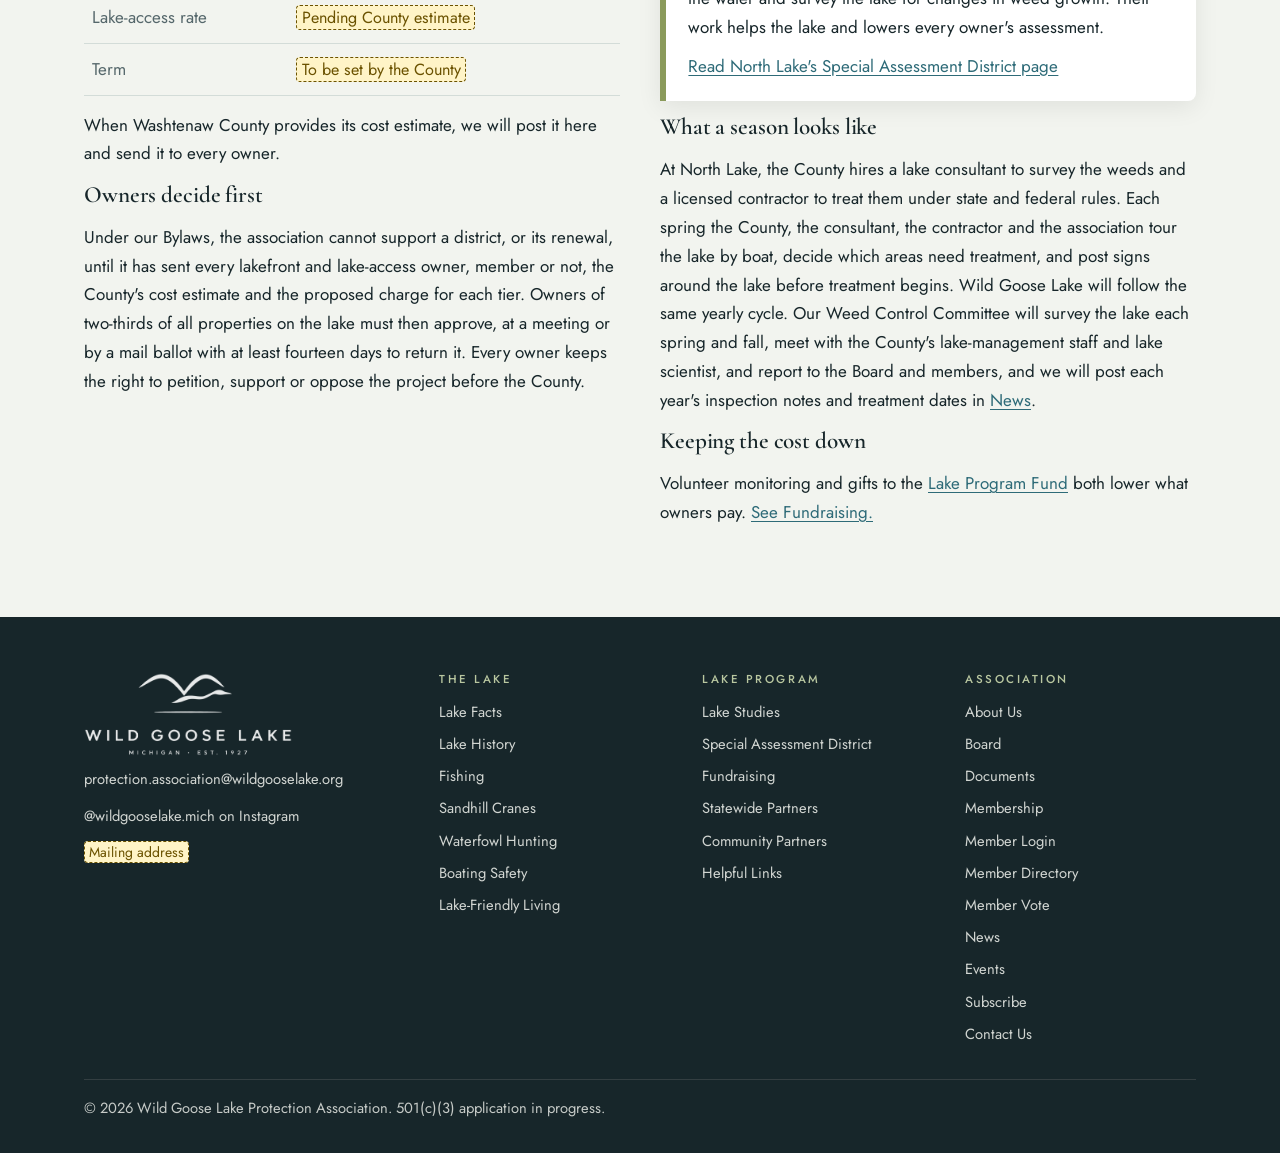
<file: assessment.html>
<!doctype html><html lang="en"><head><meta charset="utf-8"><meta name="viewport" content="width=device-width, initial-scale=1">
<title>Special Assessment District | Wild Goose Lake Protection Association</title>
<meta name="description" content="The Wild Goose Lake Protection Association works to keep Wild Goose Lake clean, healthy and enjoyable for everyone.">
<link rel="icon" type="image/png" href="assets/favicon.png">
<link rel="apple-touch-icon" href="assets/apple-touch-icon.png">
<link rel="preconnect" href="https://fonts.googleapis.com">
<link rel="preconnect" href="https://fonts.gstatic.com" crossorigin>
<link rel="stylesheet" href="https://fonts.googleapis.com/css2?family=Cormorant+Garamond:ital,wght@0,500;0,600;1,500;1,600&family=Jost:wght@300;400;500&display=swap">
<link rel="stylesheet" href="assets/site.css">
</head><body>

<a class="skip" href="#main">Skip to content</a>
<div class="topbar"><div class="wrap">
  <a href="fundraising.html#give"><strong>Give</strong></a><a href="news.html#events">Lake Events</a><a href="news.html#news">Lake News</a><a href="association.html#subscribe">Subscribe</a><a href="association.html#contact">Contact Us</a><a href="https://www.instagram.com/wildgooselake.mich/" target="_blank" rel="noopener"><svg aria-hidden="true" viewBox="0 0 24 24" width="16" height="16" fill="none" stroke="currentColor" stroke-width="2" style="vertical-align:-3px;margin-right:.35rem"><rect x="3" y="3" width="18" height="18" rx="5"/><circle cx="12" cy="12" r="4"/><circle cx="17.5" cy="6.5" r="1" fill="currentColor" stroke="none"/></svg>Instagram</a>
</div></div>

<header class="site"><div class="wrap">
  <a class="brand" href="index.html" aria-label="Wild Goose Lake Protection Association home">
    <img class="logo" src="assets/logo.png" alt="Wild Goose Lake Protection Association" width="809" height="160">
  </a>
  <button class="menu-btn" id="menu-btn" aria-expanded="false" aria-controls="main-nav">Menu</button>
  <nav class="main" id="main-nav" aria-label="Main">
    <ul>
      <li><a href="lake.html#living">Living on the Lake</a>
        <ul class="sub"><li><a href="lake.html#facts">Lake Facts</a></li><li><a href="lake.html#history">Lake History</a></li><li><a href="lake.html#fishing">Fishing</a></li><li><a href="lake.html#cranes">Sandhill Cranes</a></li><li><a href="lake.html#hunting">Waterfowl Hunting</a></li><li><a href="lake.html#safety">Boating Safety</a></li><li><a href="lake.html#stewardship">Lake-Friendly Living</a></li></ul></li>
      <li><a href="association.html#about">WGLPA</a>
        <ul class="sub"><li><a href="association.html#about">Mission &amp; Activities</a></li><li><a href="association.html#board">Board</a></li><li><a href="association.html#documents">Documents</a></li></ul></li>
      <li><a href="studies.html#studies">Lake Studies</a>
        <ul class="sub"><li><a href="studies.html#studies">Water Quality Monitoring</a></li><li><a href="studies.html#studies">Aquatic Plants &amp; Invasives</a></li><li><a href="studies.html#reports">Reports Archive</a></li></ul></li>
      <li><a href="#assessment" aria-current="page">Special Assessment District</a></li>
      <li><a href="fundraising.html#fundraising">Fundraising</a>
        <ul class="sub"><li><a href="fundraising.html#give">Lake Program Fund</a></li></ul></li>
      <li><a href="membership.html#join">Membership</a>
        <ul class="sub"><li><a href="membership.html#join">Join &amp; Dues</a></li><li><a href="members/">Member Login</a></li><li><a href="members/directory.html">Member Directory</a></li><li><a href="members/vote.html">Member Vote</a></li></ul></li>
      <li><a href="partners.html#partners">Partners</a>
        <ul class="sub"><li><a href="partners.html#partners">Statewide Partners</a></li><li><a href="partners.html#community-partners">Community Partners</a></li></ul></li>
      <li><a href="news.html#news">News</a></li>
      <li><a href="links.html#links">Links</a></li>
    </ul>
  </nav>
</div></header>

<main id="main">
  <section class="page-hero">
    <img src="assets/img/shoreline.jpg" alt="" width="1200" height="900" fetchpriority="high">
    <div class="wrap">
      <p class="crumbs"><a href="index.html">Home</a> <span aria-hidden="true">/</span> Special Assessment District</p>
      <span class="eyebrow">Lake Improvement Program</span>
      <h1>Wild Goose Lake Special Assessment District</h1>
      <p class="lede">Wild Goose Lake's path to professional lake care, modeled on North Lake's.</p>
    </div>
  </section>

  <section class="band" id="assessment">
    <div class="wrap">
      <div class="section-head intro"><p>Through the Wild Goose Lake Protection Association, Wild Goose Lake is modeling its lake program on North Lake's, starting with a Special Assessment District like the one North Lake has used since 2008 to pay for professional care of its lake. Under Michigan's Public Act 185 of 1957, Washtenaw County can run a lake improvement program and spread its yearly cost across the properties that benefit, collected as a line on the winter tax bill. The association cannot create or impose an assessment. Only the County can, after a public process in which every owner may speak for or against it.</p></div>
      <div class="roadmap">
        <h3>Our path, following North Lake</h3>
        <ol>
          <li><strong>Organize.</strong> Owners elect the first Board, including a Weed Control Committee chair, between December 1 and December 23, 2026, and vote on the Bylaws in 2027, once legal counsel has reviewed them.</li>
          <li><strong>Listen.</strong> Ask every owner, by questionnaire, what concerns them most about the lake, as North Lake did before its first treatments.</li>
          <li><strong>Measure.</strong> Enroll in the Cooperative Lakes Monitoring Program and start volunteer water testing and plant surveys.</li>
          <li><strong>Get the numbers.</strong> Ask Washtenaw County for a lake improvement cost estimate and proposed lakefront and lake-access charges.</li>
          <li><strong>Owners decide.</strong> Send the estimate to every owner, then hold the two-thirds vote the Bylaws require before the association supports a district.</li>
          <li><strong>County process.</strong> The County holds its public hearings and, if it approves, sets up the district and hires a consultant and a licensed contractor.</li>
          <li><strong>Care for the lake.</strong> Yearly inspections and treatments, volunteer monitoring, gifts to the Lake Program Fund to lower everyone's charge, and a renewal vote every five years.</li>
        </ol>
      </div>
      <div class="two">
        <div>
          <h3>How it will work</h3>
          <p>As at North Lake, the County will estimate the yearly cost of aquatic plant control, water testing and lake management, and divide it among the properties on the assessment roll by tier: lakefront properties pay one rate and lake-access properties a lower one.</p>
          <table class="facts">
            <tr><th scope="row">Status</th><td>In planning, following North Lake's model</td></tr>
            <tr><th scope="row">Lakefront rate</th><td><em class="ph">Pending County estimate</em></td></tr>
            <tr><th scope="row">Lake-access rate</th><td><em class="ph">Pending County estimate</em></td></tr>
            <tr><th scope="row">Term</th><td><em class="ph">To be set by the County</em></td></tr>
          </table>
          <p>When Washtenaw County provides its cost estimate, we will post it here and send it to every owner.</p>
          <h3>Owners decide first</h3>
          <p>Under our Bylaws, the association cannot support a district, or its renewal, until it has sent every lakefront and lake-access owner, member or not, the County's cost estimate and the proposed charge for each tier. Owners of two-thirds of all properties on the lake must then approve, at a meeting or by a mail ballot with at least fourteen days to return it. Every owner keeps the right to petition, support or oppose the project before the County.</p>
        </div>
        <div>
          <aside class="model">
            <span class="eyebrow">Our model</span>
            <h3>North Lake's district</h3>
            <p>In October 2017, Washtenaw County approved a new five-year term for North Lake's district at the same rates in place since 2008: $220 a year for lakefront owners, $140 for lake-access owners and $70 for North Lake Farms owners. In 2016 and 2017 only half of those rates were charged because of savings in the program.</p>
            <p>Much of those savings came from North Lake volunteers who test the water and survey the lake for changes in weed growth. Their work helps the lake and lowers every owner's assessment.</p>
            <p><a href="https://northlaker.org/?page_id=37" target="_blank" rel="noopener">Read North Lake's Special Assessment District page</a></p>
          </aside>
          <h3>What a season looks like</h3>
          <p>At North Lake, the County hires a lake consultant to survey the weeds and a licensed contractor to treat them under state and federal rules. Each spring the County, the consultant, the contractor and the association tour the lake by boat, decide which areas need treatment, and post signs around the lake before treatment begins. Wild Goose Lake will follow the same yearly cycle. Our Weed Control Committee will survey the lake each spring and fall, meet with the County's lake-management staff and lake scientist, and report to the Board and members, and we will post each year's inspection notes and treatment dates in <a href="news.html#news">News</a>.</p>
          <h3>Keeping the cost down</h3>
          <p>Volunteer monitoring and gifts to the <a href="fundraising.html#give">Lake Program Fund</a> both lower what owners pay. <a href="fundraising.html#fundraising">See Fundraising.</a></p>
        </div>
      </div>
    </div>
  </section>
</main>

<footer class="site"><div class="wrap">
  <div class="f-brand"><img class="footer-logo" src="assets/logo-stacked.png" alt="Wild Goose Lake Protection Association" width="1045" height="420"><p><a class="email" href="mailto:protection.association@wildgooselake.org">protection.association@wildgooselake.org</a></p><p><a href="https://www.instagram.com/wildgooselake.mich/" target="_blank" rel="noopener">@wildgooselake.mich on Instagram</a></p><p><em class="ph">Mailing address</em></p></div>
  <div><h2 class="f-h">The lake</h2><ul><li><a href="lake.html#facts">Lake Facts</a></li><li><a href="lake.html#history">Lake History</a></li><li><a href="lake.html#fishing">Fishing</a></li><li><a href="lake.html#cranes">Sandhill Cranes</a></li><li><a href="lake.html#hunting">Waterfowl Hunting</a></li><li><a href="lake.html#safety">Boating Safety</a></li><li><a href="lake.html#stewardship">Lake-Friendly Living</a></li></ul></div>
  <div><h2 class="f-h">Lake program</h2><ul><li><a href="studies.html#studies">Lake Studies</a></li><li><a href="#assessment">Special Assessment District</a></li><li><a href="fundraising.html#fundraising">Fundraising</a></li><li><a href="partners.html#partners">Statewide Partners</a></li><li><a href="partners.html#community-partners">Community Partners</a></li><li><a href="links.html#links">Helpful Links</a></li></ul></div>
  <div><h2 class="f-h">Association</h2><ul><li><a href="association.html#about">About Us</a></li><li><a href="association.html#board">Board</a></li><li><a href="association.html#documents">Documents</a></li><li><a href="membership.html#join">Membership</a></li><li><a href="members/">Member Login</a></li><li><a href="members/directory.html">Member Directory</a></li><li><a href="members/vote.html">Member Vote</a></li><li><a href="news.html#news">News</a></li><li><a href="news.html#events">Events</a></li><li><a href="association.html#subscribe">Subscribe</a></li><li><a href="association.html#contact">Contact Us</a></li></ul></div>
  <p class="legal">© 2026 Wild Goose Lake Protection Association. 501(c)(3) application in progress.</p>
</div></footer>

<script src="assets/site.js" defer></script>
</body></html>
</file>
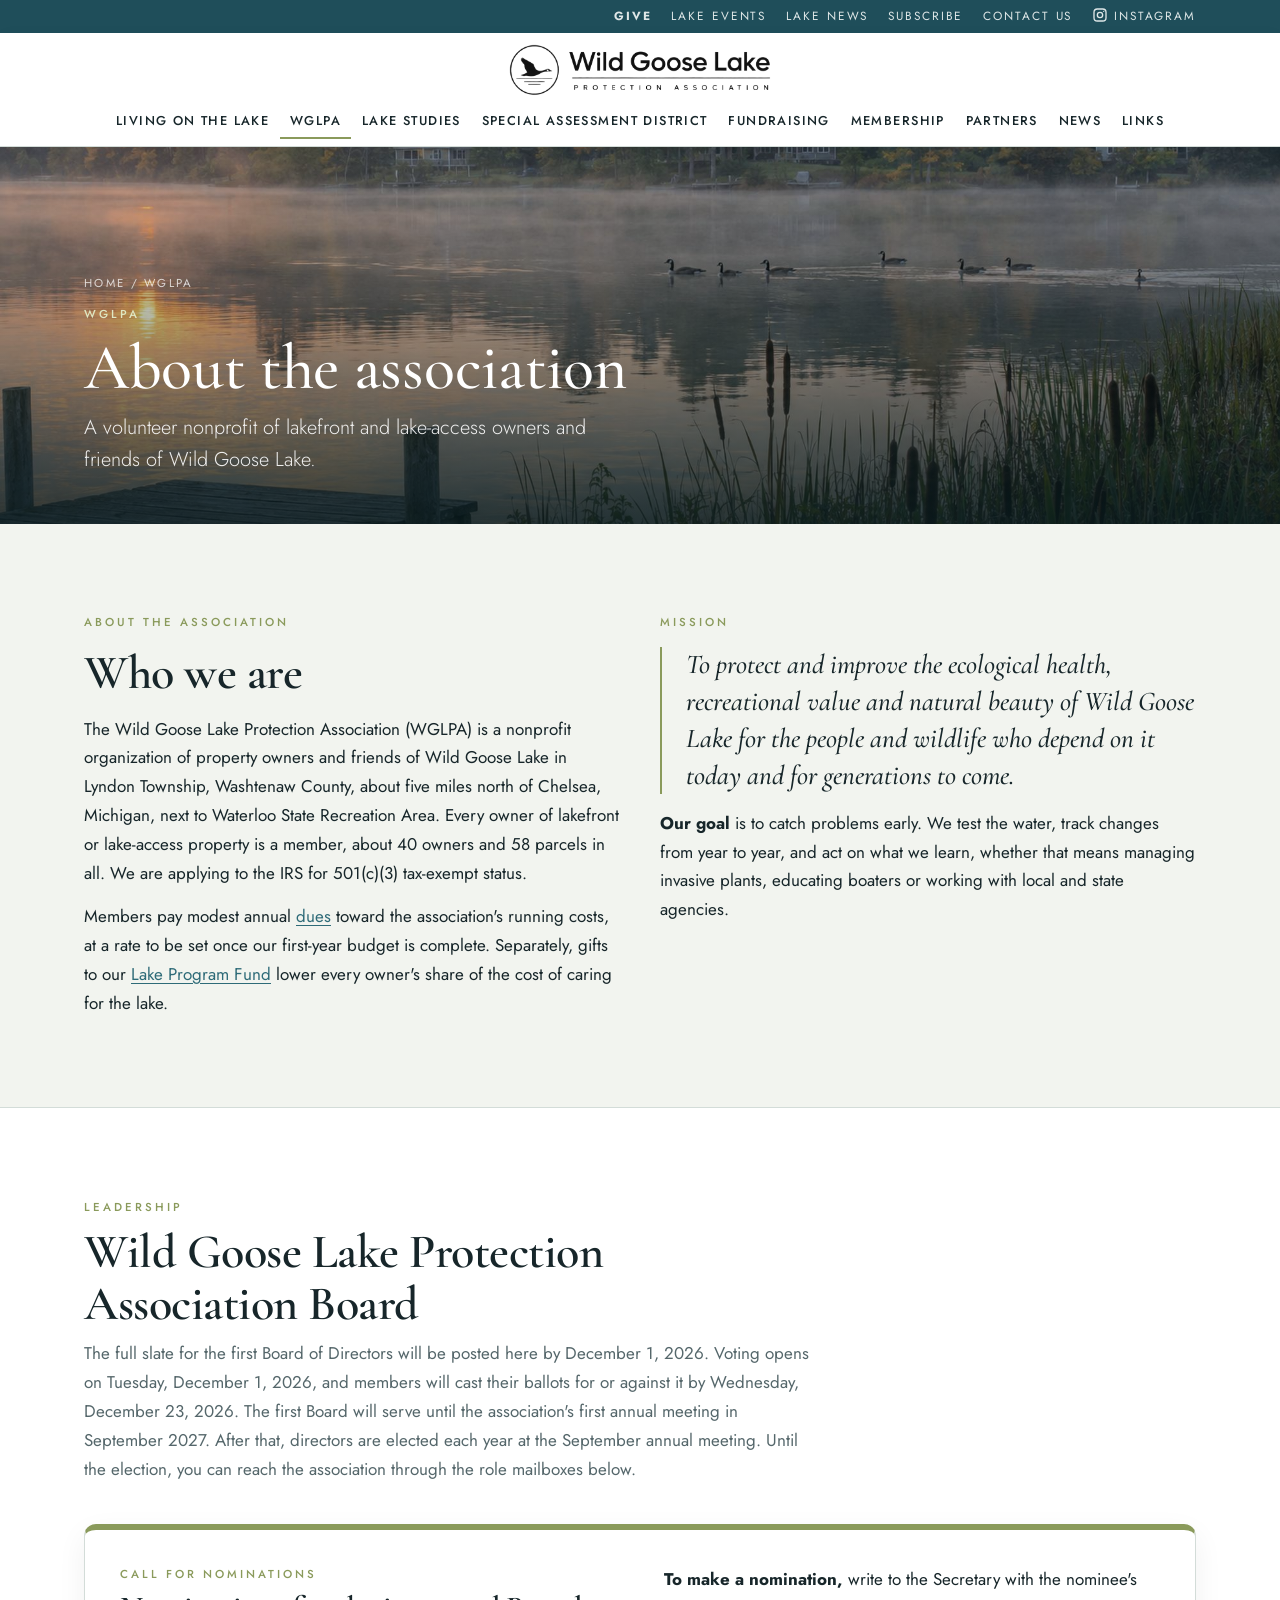
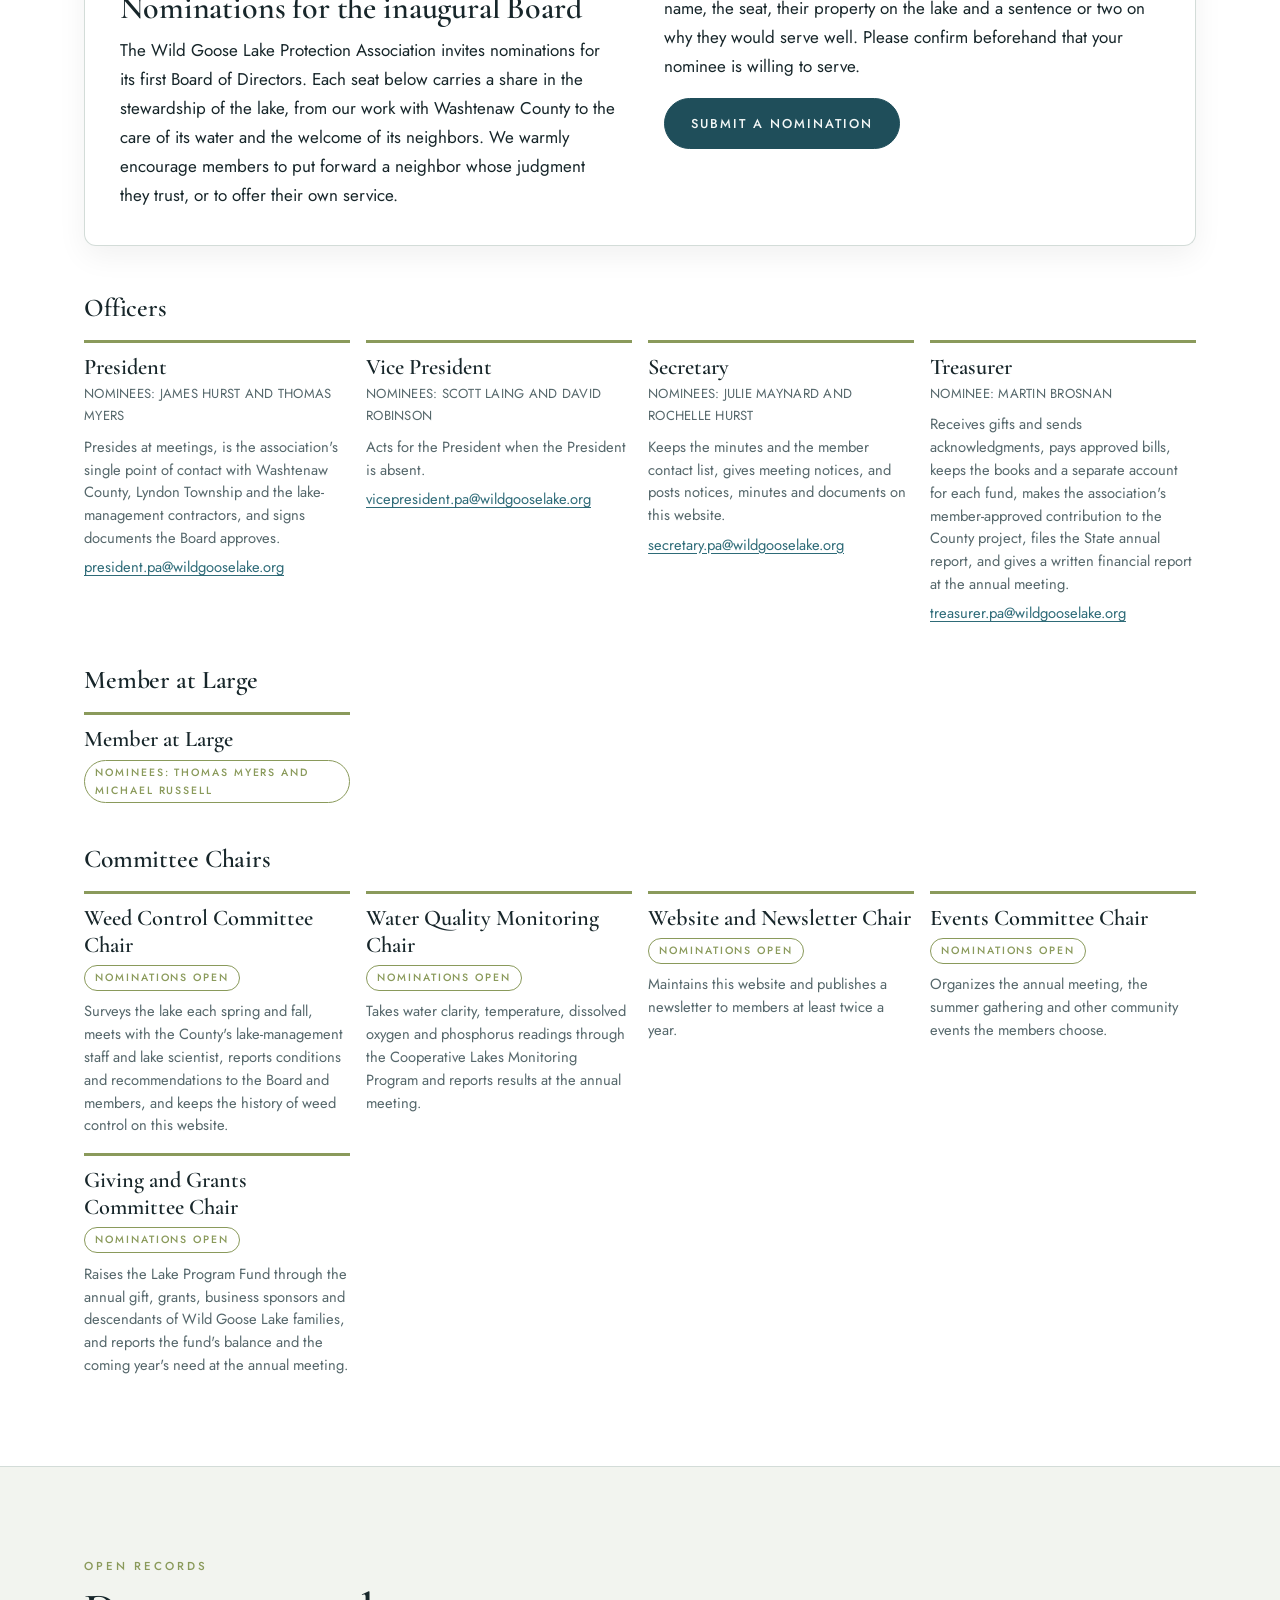
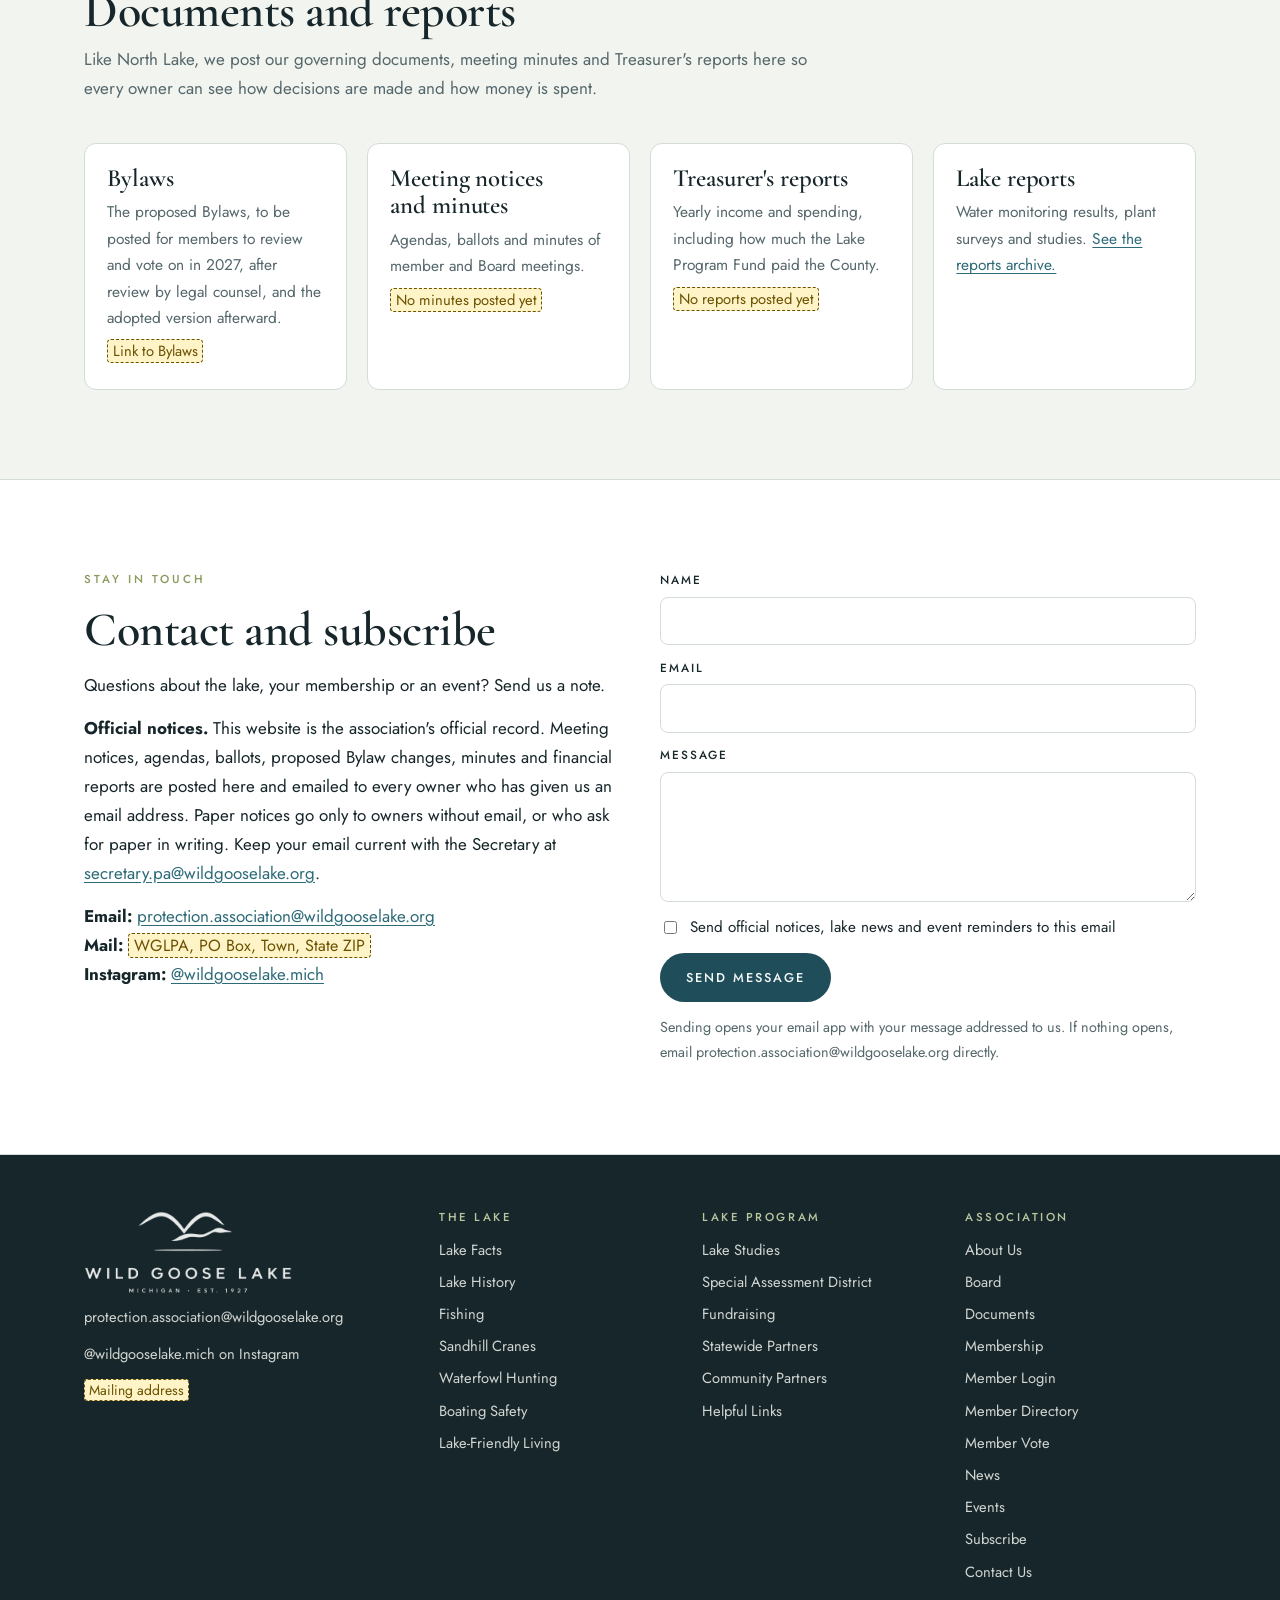
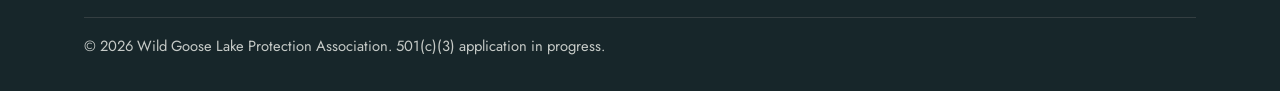
<file: association.html>
<!doctype html><html lang="en"><head><meta charset="utf-8"><meta name="viewport" content="width=device-width, initial-scale=1">
<title>About the Association | Wild Goose Lake Protection Association</title>
<meta name="description" content="The Wild Goose Lake Protection Association works to keep Wild Goose Lake clean, healthy and enjoyable for everyone.">
<link rel="icon" type="image/png" href="assets/favicon.png">
<link rel="apple-touch-icon" href="assets/apple-touch-icon.png">
<link rel="preconnect" href="https://fonts.googleapis.com">
<link rel="preconnect" href="https://fonts.gstatic.com" crossorigin>
<link rel="stylesheet" href="https://fonts.googleapis.com/css2?family=Cormorant+Garamond:ital,wght@0,500;0,600;1,500;1,600&family=Jost:wght@300;400;500&display=swap">
<link rel="stylesheet" href="assets/site.css">
</head><body>

<a class="skip" href="#main">Skip to content</a>
<div class="topbar"><div class="wrap">
  <a href="fundraising.html#give"><strong>Give</strong></a><a href="news.html#events">Lake Events</a><a href="news.html#news">Lake News</a><a href="#subscribe">Subscribe</a><a href="#contact">Contact Us</a><a href="https://www.instagram.com/wildgooselake.mich/" target="_blank" rel="noopener"><svg aria-hidden="true" viewBox="0 0 24 24" width="16" height="16" fill="none" stroke="currentColor" stroke-width="2" style="vertical-align:-3px;margin-right:.35rem"><rect x="3" y="3" width="18" height="18" rx="5"/><circle cx="12" cy="12" r="4"/><circle cx="17.5" cy="6.5" r="1" fill="currentColor" stroke="none"/></svg>Instagram</a>
</div></div>

<header class="site"><div class="wrap">
  <a class="brand" href="index.html" aria-label="Wild Goose Lake Protection Association home">
    <img class="logo" src="assets/logo.png" alt="Wild Goose Lake Protection Association" width="809" height="160">
  </a>
  <button class="menu-btn" id="menu-btn" aria-expanded="false" aria-controls="main-nav">Menu</button>
  <nav class="main" id="main-nav" aria-label="Main">
    <ul>
      <li><a href="lake.html#living">Living on the Lake</a>
        <ul class="sub"><li><a href="lake.html#facts">Lake Facts</a></li><li><a href="lake.html#history">Lake History</a></li><li><a href="lake.html#fishing">Fishing</a></li><li><a href="lake.html#cranes">Sandhill Cranes</a></li><li><a href="lake.html#hunting">Waterfowl Hunting</a></li><li><a href="lake.html#safety">Boating Safety</a></li><li><a href="lake.html#stewardship">Lake-Friendly Living</a></li></ul></li>
      <li><a href="#about" aria-current="page">WGLPA</a>
        <ul class="sub"><li><a href="#about">Mission &amp; Activities</a></li><li><a href="#board">Board</a></li><li><a href="#documents">Documents</a></li></ul></li>
      <li><a href="studies.html#studies">Lake Studies</a>
        <ul class="sub"><li><a href="studies.html#studies">Water Quality Monitoring</a></li><li><a href="studies.html#studies">Aquatic Plants &amp; Invasives</a></li><li><a href="studies.html#reports">Reports Archive</a></li></ul></li>
      <li><a href="assessment.html#assessment">Special Assessment District</a></li>
      <li><a href="fundraising.html#fundraising">Fundraising</a>
        <ul class="sub"><li><a href="fundraising.html#give">Lake Program Fund</a></li></ul></li>
      <li><a href="membership.html#join">Membership</a>
        <ul class="sub"><li><a href="membership.html#join">Join &amp; Dues</a></li><li><a href="members/">Member Login</a></li><li><a href="members/directory.html">Member Directory</a></li><li><a href="members/vote.html">Member Vote</a></li></ul></li>
      <li><a href="partners.html#partners">Partners</a>
        <ul class="sub"><li><a href="partners.html#partners">Statewide Partners</a></li><li><a href="partners.html#community-partners">Community Partners</a></li></ul></li>
      <li><a href="news.html#news">News</a></li>
      <li><a href="links.html#links">Links</a></li>
    </ul>
  </nav>
</div></header>

<main id="main">
  <section class="page-hero">
    <img src="assets/img/hero.jpg" alt="" width="1200" height="900" fetchpriority="high">
    <div class="wrap">
      <p class="crumbs"><a href="index.html">Home</a> <span aria-hidden="true">/</span> WGLPA</p>
      <span class="eyebrow">WGLPA</span>
      <h1>About the association</h1>
      <p class="lede">A volunteer nonprofit of lakefront and lake-access owners and friends of Wild Goose Lake.</p>
    </div>
  </section>

  <section class="band" id="about">
    <div class="wrap two">
      <div>
        <span class="eyebrow">About the association</span>
        <h2>Who we are</h2>
        <p>The Wild Goose Lake Protection Association (WGLPA) is a nonprofit organization of property owners and friends of Wild Goose Lake in Lyndon Township, Washtenaw County, about five miles north of Chelsea, Michigan, next to Waterloo State Recreation Area. Every owner of lakefront or lake-access property is a member, about 40 owners and 58 parcels in all. We are applying to the IRS for 501(c)(3) tax-exempt status.</p>
        <p>Members pay modest annual <a href="membership.html#join">dues</a> toward the association's running costs, at a rate to be set once our first-year budget is complete. Separately, gifts to our <a href="fundraising.html#give">Lake Program Fund</a> lower every owner's share of the cost of caring for the lake.</p>
      </div>
      <div>
        <span class="eyebrow">Mission</span>
        <p class="mission">To protect and improve the ecological health, recreational value and natural beauty of Wild Goose Lake for the people and wildlife who depend on it today and for generations to come.</p>
        <p><strong>Our goal</strong> is to catch problems early. We test the water, track changes from year to year, and act on what we learn, whether that means managing invasive plants, educating boaters or working with local and state agencies.</p>
      </div>
    </div>
  </section>

  <section class="band alt" id="board">
    <div class="wrap">
      <div class="section-head">
        <span class="eyebrow">Leadership</span>
        <h2>Wild Goose Lake Protection Association Board</h2>
        <p>The full slate for the first Board of Directors will be posted here by December 1, 2026. Voting opens on Tuesday, December 1, 2026, and members will cast their ballots for or against it by Wednesday, December 23, 2026. The first Board will serve until the association's first annual meeting in September 2027. After that, directors are elected each year at the September annual meeting. Until the election, you can reach the association through the role mailboxes below.</p>
      </div>
      <div class="nominations" id="nominations">
        <div>
          <span class="eyebrow">Call for nominations</span>
          <h3>Nominations for the inaugural Board</h3>
          <p>The Wild Goose Lake Protection Association invites nominations for its first Board of Directors. Each seat below carries a share in the stewardship of the lake, from our work with Washtenaw County to the care of its water and the welcome of its neighbors. We warmly encourage members to put forward a neighbor whose judgment they trust, or to offer their own service.</p>
        </div>
        <div class="nominate-how">
          <p><strong>To make a nomination,</strong> write to the Secretary with the nominee's name, the seat, their property on the lake and a sentence or two on why they would serve well. Please confirm beforehand that your nominee is willing to serve.</p>
          <div class="btns"><a class="btn solid" href="mailto:secretary.pa@wildgooselake.org?subject=Board%20nomination">Submit a nomination</a></div>
        </div>
      </div>
      <h3 class="board-title">Officers</h3>
      <div class="board">
        <div class="person"><strong>President</strong><span class="slated">Nominees: James Hurst and Thomas Myers</span><span class="duty">Presides at meetings, is the association's single point of contact with Washtenaw County, Lyndon Township and the lake-management contractors, and signs documents the Board approves.</span><a class="email" href="mailto:president.pa@wildgooselake.org">president.pa@wildgooselake.org</a></div>
        <div class="person"><strong>Vice President</strong><span class="slated">Nominees: Scott Laing and David Robinson</span><span class="duty">Acts for the President when the President is absent.</span><a class="email" href="mailto:vicepresident.pa@wildgooselake.org">vicepresident.pa@wildgooselake.org</a></div>
        <div class="person"><strong>Secretary</strong><span class="slated">Nominees: Julie Maynard and Rochelle Hurst</span><span class="duty">Keeps the minutes and the member contact list, gives meeting notices, and posts notices, minutes and documents on this website.</span><a class="email" href="mailto:secretary.pa@wildgooselake.org">secretary.pa@wildgooselake.org</a></div>
        <div class="person"><strong>Treasurer</strong><span class="slated">Nominee: Martin Brosnan</span><span class="duty">Receives gifts and sends acknowledgments, pays approved bills, keeps the books and a separate account for each fund, makes the association's member-approved contribution to the County project, files the State annual report, and gives a written financial report at the annual meeting.</span><a class="email" href="mailto:treasurer.pa@wildgooselake.org">treasurer.pa@wildgooselake.org</a></div>
      </div>
      <h3 class="board-title board-title-2">Member at Large</h3>
      <div class="board">
        <div class="person"><strong>Member at Large</strong><span class="open">Nominees: Thomas Myers and Michael Russell</span></div>
      </div>
      <h3 class="board-title board-title-2">Committee Chairs</h3>
      <div class="board">
        <div class="person"><strong>Weed Control Committee Chair</strong><span class="open">Nominations open</span><span class="duty">Surveys the lake each spring and fall, meets with the County's lake-management staff and lake scientist, reports conditions and recommendations to the Board and members, and keeps the history of weed control on this website.</span></div>
        <div class="person"><strong>Water Quality Monitoring Chair</strong><span class="open">Nominations open</span><span class="duty">Takes water clarity, temperature, dissolved oxygen and phosphorus readings through the Cooperative Lakes Monitoring Program and reports results at the annual meeting.</span></div>
        <div class="person"><strong>Website and Newsletter Chair</strong><span class="open">Nominations open</span><span class="duty">Maintains this website and publishes a newsletter to members at least twice a year.</span></div>
        <div class="person"><strong>Events Committee Chair</strong><span class="open">Nominations open</span><span class="duty">Organizes the annual meeting, the summer gathering and other community events the members choose.</span></div>
        <div class="person"><strong>Giving and Grants Committee Chair</strong><span class="open">Nominations open</span><span class="duty">Raises the Lake Program Fund through the annual gift, grants, business sponsors and descendants of Wild Goose Lake families, and reports the fund's balance and the coming year's need at the annual meeting.</span></div>
      </div>
    </div>
  </section>

  <section class="band" id="documents">
    <div class="wrap">
      <div class="section-head">
        <span class="eyebrow">Open records</span>
        <h2>Documents and reports</h2>
        <p>Like North Lake, we post our governing documents, meeting minutes and Treasurer's reports here so every owner can see how decisions are made and how money is spent.</p>
      </div>
      <div class="cards">
        <div class="card"><div class="body"><h3>Bylaws</h3><p>The proposed Bylaws, to be posted for members to review and vote on in 2027, after review by legal counsel, and the adopted version afterward.</p><p><em class="ph">Link to Bylaws</em></p></div></div>
        <div class="card"><div class="body"><h3>Meeting notices and minutes</h3><p>Agendas, ballots and minutes of member and Board meetings.</p><p><em class="ph">No minutes posted yet</em></p></div></div>
        <div class="card"><div class="body"><h3>Treasurer's reports</h3><p>Yearly income and spending, including how much the Lake Program Fund paid the County.</p><p><em class="ph">No reports posted yet</em></p></div></div>
        <div class="card"><div class="body"><h3>Lake reports</h3><p>Water monitoring results, plant surveys and studies. <a href="studies.html#reports">See the reports archive.</a></p></div></div>
      </div>
    </div>
  </section>

  <section class="band alt" id="contact">
    <div class="wrap two">
      <div id="subscribe">
        <span class="eyebrow">Stay in touch</span>
        <h2>Contact and subscribe</h2>
        <p>Questions about the lake, your membership or an event? Send us a note.</p>
        <p><strong>Official notices.</strong> This website is the association's official record. Meeting notices, agendas, ballots, proposed Bylaw changes, minutes and financial reports are posted here and emailed to every owner who has given us an email address. Paper notices go only to owners without email, or who ask for paper in writing. Keep your email current with the Secretary at <a class="email" href="mailto:secretary.pa@wildgooselake.org">secretary.pa@wildgooselake.org</a>.</p>
        <p><strong>Email:</strong> <a class="email" href="mailto:protection.association@wildgooselake.org">protection.association@wildgooselake.org</a><br><strong>Mail:</strong> <em class="ph">WGLPA, PO Box, Town, State ZIP</em><br><strong>Instagram:</strong> <a href="https://www.instagram.com/wildgooselake.mich/" target="_blank" rel="noopener">@wildgooselake.mich</a></p>
      </div>
      <form class="stack" id="contact-form">
        <label for="f-name">Name<input id="f-name" name="name" autocomplete="name" required></label>
        <label for="f-email">Email<input id="f-email" name="email" type="email" autocomplete="email" required></label>
        <label for="f-msg">Message<textarea id="f-msg" name="message" rows="4"></textarea></label>
        <label style="display:flex;gap:.6rem;align-items:center;font-size:.95rem;letter-spacing:normal;text-transform:none;font-weight:400"><input id="f-sub" type="checkbox" style="width:auto"> Send official notices, lake news and event reminders to this email</label>
        <button class="submit" type="submit">Send message</button>
        <p class="form-note" id="form-note">Sending opens your email app with your message addressed to us. If nothing opens, email <span class="email">protection.association@wildgooselake.org</span> directly.</p>
      </form>
    </div>
  </section>
</main>

<footer class="site"><div class="wrap">
  <div class="f-brand"><img class="footer-logo" src="assets/logo-stacked.png" alt="Wild Goose Lake Protection Association" width="1045" height="420"><p><a class="email" href="mailto:protection.association@wildgooselake.org">protection.association@wildgooselake.org</a></p><p><a href="https://www.instagram.com/wildgooselake.mich/" target="_blank" rel="noopener">@wildgooselake.mich on Instagram</a></p><p><em class="ph">Mailing address</em></p></div>
  <div><h2 class="f-h">The lake</h2><ul><li><a href="lake.html#facts">Lake Facts</a></li><li><a href="lake.html#history">Lake History</a></li><li><a href="lake.html#fishing">Fishing</a></li><li><a href="lake.html#cranes">Sandhill Cranes</a></li><li><a href="lake.html#hunting">Waterfowl Hunting</a></li><li><a href="lake.html#safety">Boating Safety</a></li><li><a href="lake.html#stewardship">Lake-Friendly Living</a></li></ul></div>
  <div><h2 class="f-h">Lake program</h2><ul><li><a href="studies.html#studies">Lake Studies</a></li><li><a href="assessment.html#assessment">Special Assessment District</a></li><li><a href="fundraising.html#fundraising">Fundraising</a></li><li><a href="partners.html#partners">Statewide Partners</a></li><li><a href="partners.html#community-partners">Community Partners</a></li><li><a href="links.html#links">Helpful Links</a></li></ul></div>
  <div><h2 class="f-h">Association</h2><ul><li><a href="#about">About Us</a></li><li><a href="#board">Board</a></li><li><a href="#documents">Documents</a></li><li><a href="membership.html#join">Membership</a></li><li><a href="members/">Member Login</a></li><li><a href="members/directory.html">Member Directory</a></li><li><a href="members/vote.html">Member Vote</a></li><li><a href="news.html#news">News</a></li><li><a href="news.html#events">Events</a></li><li><a href="#subscribe">Subscribe</a></li><li><a href="#contact">Contact Us</a></li></ul></div>
  <p class="legal">© 2026 Wild Goose Lake Protection Association. 501(c)(3) application in progress.</p>
</div></footer>

<script src="assets/site.js" defer></script>
</body></html>
</file>
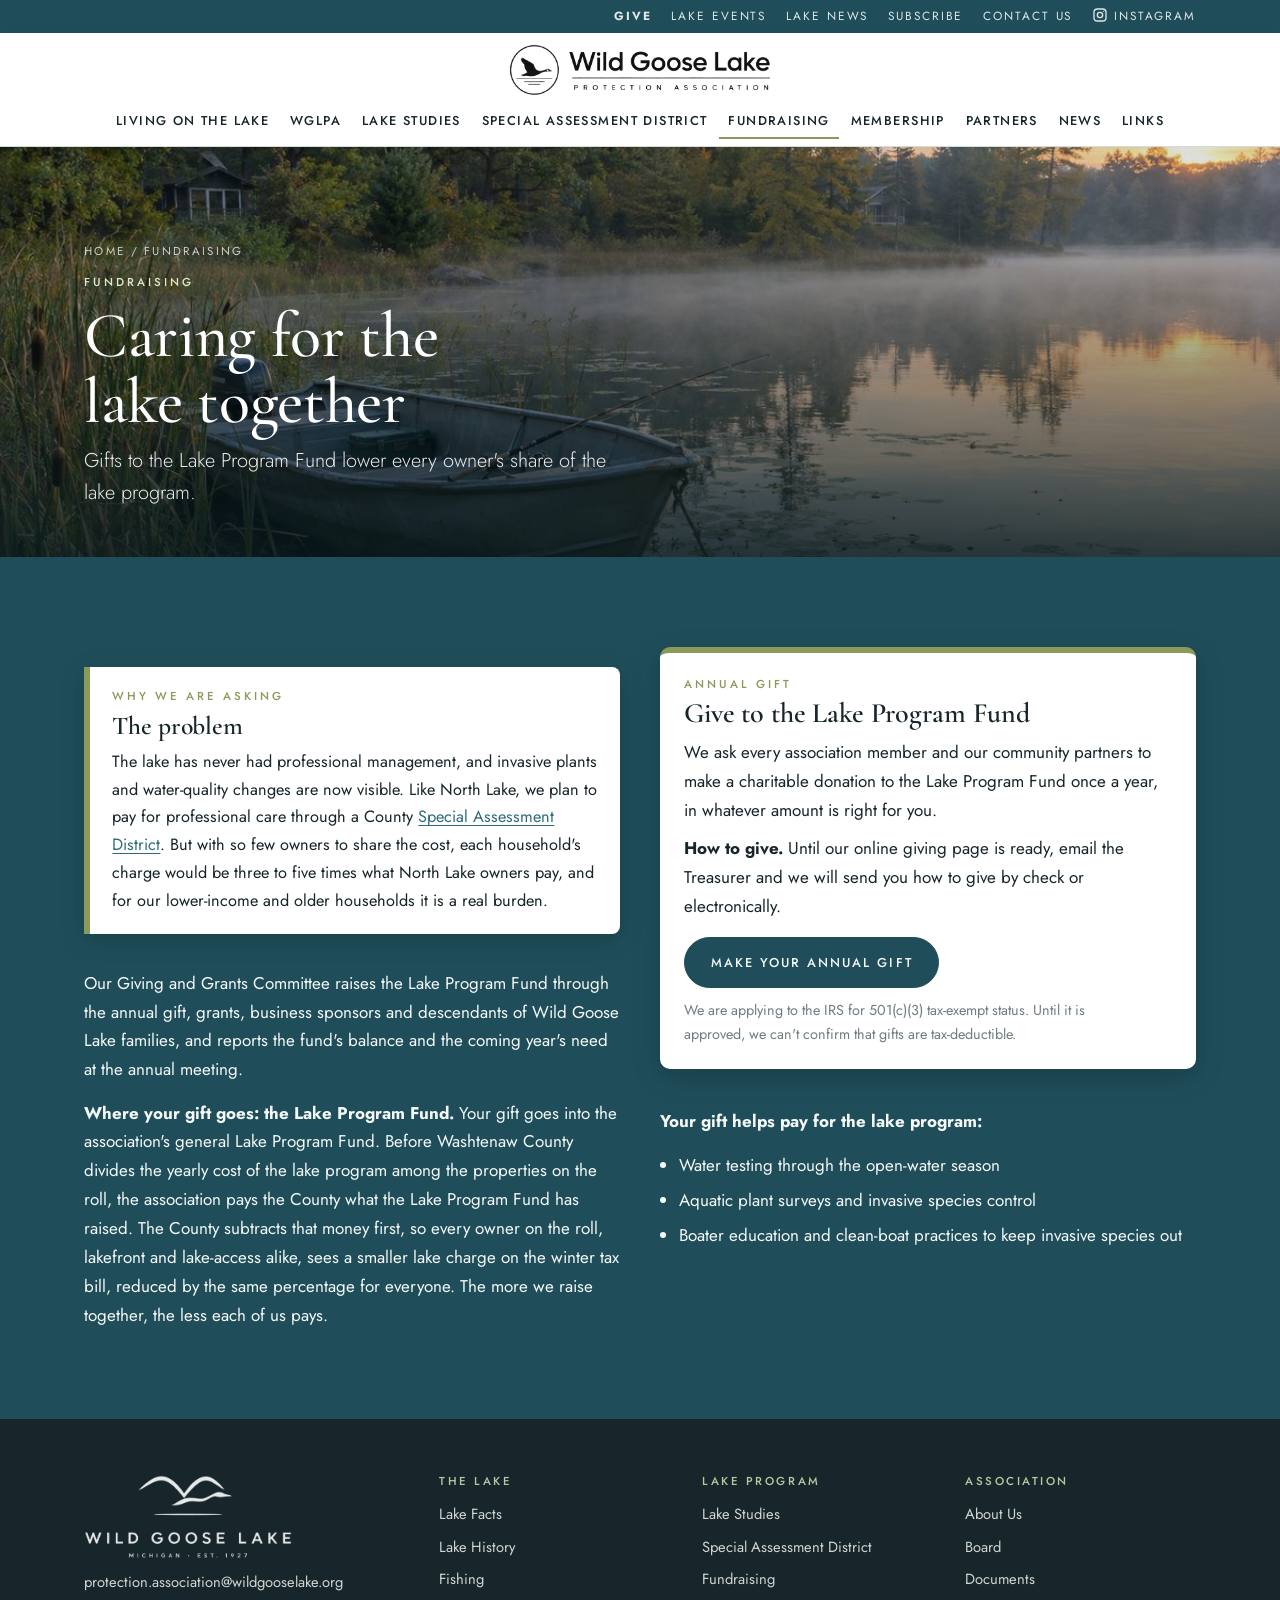
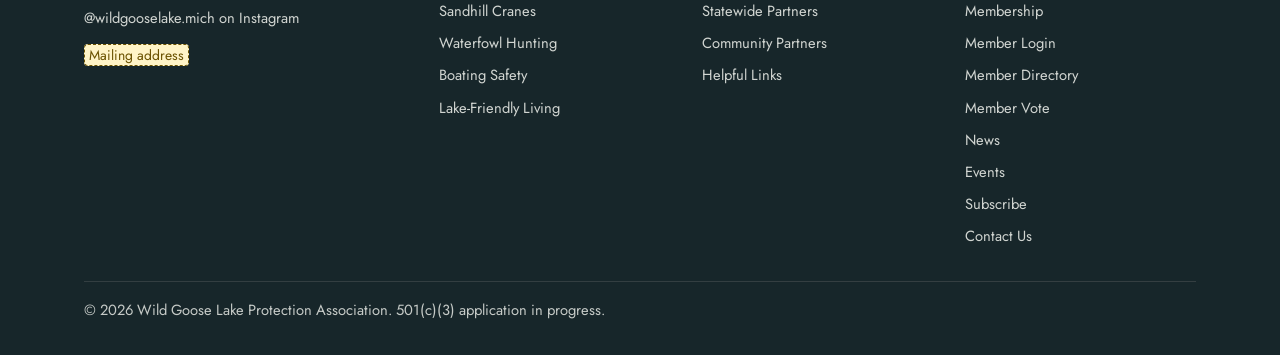
<file: fundraising.html>
<!doctype html><html lang="en"><head><meta charset="utf-8"><meta name="viewport" content="width=device-width, initial-scale=1">
<title>Fundraising | Wild Goose Lake Protection Association</title>
<meta name="description" content="The Wild Goose Lake Protection Association works to keep Wild Goose Lake clean, healthy and enjoyable for everyone.">
<link rel="icon" type="image/png" href="assets/favicon.png">
<link rel="apple-touch-icon" href="assets/apple-touch-icon.png">
<link rel="preconnect" href="https://fonts.googleapis.com">
<link rel="preconnect" href="https://fonts.gstatic.com" crossorigin>
<link rel="stylesheet" href="https://fonts.googleapis.com/css2?family=Cormorant+Garamond:ital,wght@0,500;0,600;1,500;1,600&family=Jost:wght@300;400;500&display=swap">
<link rel="stylesheet" href="assets/site.css">
</head><body>

<a class="skip" href="#main">Skip to content</a>
<div class="topbar"><div class="wrap">
  <a href="#give"><strong>Give</strong></a><a href="news.html#events">Lake Events</a><a href="news.html#news">Lake News</a><a href="association.html#subscribe">Subscribe</a><a href="association.html#contact">Contact Us</a><a href="https://www.instagram.com/wildgooselake.mich/" target="_blank" rel="noopener"><svg aria-hidden="true" viewBox="0 0 24 24" width="16" height="16" fill="none" stroke="currentColor" stroke-width="2" style="vertical-align:-3px;margin-right:.35rem"><rect x="3" y="3" width="18" height="18" rx="5"/><circle cx="12" cy="12" r="4"/><circle cx="17.5" cy="6.5" r="1" fill="currentColor" stroke="none"/></svg>Instagram</a>
</div></div>

<header class="site"><div class="wrap">
  <a class="brand" href="index.html" aria-label="Wild Goose Lake Protection Association home">
    <img class="logo" src="assets/logo.png" alt="Wild Goose Lake Protection Association" width="809" height="160">
  </a>
  <button class="menu-btn" id="menu-btn" aria-expanded="false" aria-controls="main-nav">Menu</button>
  <nav class="main" id="main-nav" aria-label="Main">
    <ul>
      <li><a href="lake.html#living">Living on the Lake</a>
        <ul class="sub"><li><a href="lake.html#facts">Lake Facts</a></li><li><a href="lake.html#history">Lake History</a></li><li><a href="lake.html#fishing">Fishing</a></li><li><a href="lake.html#cranes">Sandhill Cranes</a></li><li><a href="lake.html#hunting">Waterfowl Hunting</a></li><li><a href="lake.html#safety">Boating Safety</a></li><li><a href="lake.html#stewardship">Lake-Friendly Living</a></li></ul></li>
      <li><a href="association.html#about">WGLPA</a>
        <ul class="sub"><li><a href="association.html#about">Mission &amp; Activities</a></li><li><a href="association.html#board">Board</a></li><li><a href="association.html#documents">Documents</a></li></ul></li>
      <li><a href="studies.html#studies">Lake Studies</a>
        <ul class="sub"><li><a href="studies.html#studies">Water Quality Monitoring</a></li><li><a href="studies.html#studies">Aquatic Plants &amp; Invasives</a></li><li><a href="studies.html#reports">Reports Archive</a></li></ul></li>
      <li><a href="assessment.html#assessment">Special Assessment District</a></li>
      <li><a href="#fundraising" aria-current="page">Fundraising</a>
        <ul class="sub"><li><a href="#give">Lake Program Fund</a></li></ul></li>
      <li><a href="membership.html#join">Membership</a>
        <ul class="sub"><li><a href="membership.html#join">Join &amp; Dues</a></li><li><a href="members/">Member Login</a></li><li><a href="members/directory.html">Member Directory</a></li><li><a href="members/vote.html">Member Vote</a></li></ul></li>
      <li><a href="partners.html#partners">Partners</a>
        <ul class="sub"><li><a href="partners.html#partners">Statewide Partners</a></li><li><a href="partners.html#community-partners">Community Partners</a></li></ul></li>
      <li><a href="news.html#news">News</a></li>
      <li><a href="links.html#links">Links</a></li>
    </ul>
  </nav>
</div></header>

<main id="main">
  <section class="page-hero">
    <img src="assets/img/fishing.jpg" alt="" width="1200" height="900" fetchpriority="high">
    <div class="wrap">
      <p class="crumbs"><a href="index.html">Home</a> <span aria-hidden="true">/</span> Fundraising</p>
      <span class="eyebrow">Fundraising</span>
      <h1>Caring for the lake together</h1>
      <p class="lede">Gifts to the Lake Program Fund lower every owner's share of the lake program.</p>
    </div>
  </section>

  <section class="band join" id="fundraising">
    <div class="wrap two">
      <div>
        <aside class="problem">
          <span class="eyebrow">Why we are asking</span>
          <h3>The problem</h3>
          <p>The lake has never had professional management, and invasive plants and water-quality changes are now visible. Like North Lake, we plan to pay for professional care through a County <a href="assessment.html#assessment">Special Assessment District</a>. But with so few owners to share the cost, each household's charge would be three to five times what North Lake owners pay, and for our lower-income and older households it is a real burden.</p>
        </aside>
        <p>Our Giving and Grants Committee raises the Lake Program Fund through the annual gift, grants, business sponsors and descendants of Wild Goose Lake families, and reports the fund's balance and the coming year's need at the annual meeting.</p>
        <p><strong>Where your gift goes: the Lake Program Fund.</strong> Your gift goes into the association's general Lake Program Fund. Before Washtenaw County divides the yearly cost of the lake program among the properties on the roll, the association pays the County what the Lake Program Fund has raised. The County subtracts that money first, so every owner on the roll, lakefront and lake-access alike, sees a smaller lake charge on the winter tax bill, reduced by the same percentage for everyone. The more we raise together, the less each of us pays.</p>
      </div>
      <div>
        <div class="give" id="give">
          <span class="eyebrow">Annual gift</span>
          <h3>Give to the Lake Program Fund</h3>
          <p>We ask every association member and our community partners to make a charitable donation to the Lake Program Fund once a year, in whatever amount is right for you.</p>
          <p><strong>How to give.</strong> Until our online giving page is ready, email the Treasurer and we will send you how to give by check or electronically.</p>
          <div class="btns"><a class="btn solid" href="mailto:treasurer.pa@wildgooselake.org?subject=Annual%20gift%20to%20the%20Lake%20Program%20Fund">Make your annual gift</a></div>
          <p class="tax-note">We are applying to the IRS for 501(c)(3) tax-exempt status. Until it is approved, we can't confirm that gifts are tax-deductible.</p>
        </div>
        <p><strong>Your gift helps pay for the lake program:</strong></p>
        <ul>
          <li>Water testing through the open-water season</li>
          <li>Aquatic plant surveys and invasive species control</li>
          <li>Boater education and clean-boat practices to keep invasive species out</li>
        </ul>
      </div>
    </div>
  </section>
</main>

<footer class="site"><div class="wrap">
  <div class="f-brand"><img class="footer-logo" src="assets/logo-stacked.png" alt="Wild Goose Lake Protection Association" width="1045" height="420"><p><a class="email" href="mailto:protection.association@wildgooselake.org">protection.association@wildgooselake.org</a></p><p><a href="https://www.instagram.com/wildgooselake.mich/" target="_blank" rel="noopener">@wildgooselake.mich on Instagram</a></p><p><em class="ph">Mailing address</em></p></div>
  <div><h2 class="f-h">The lake</h2><ul><li><a href="lake.html#facts">Lake Facts</a></li><li><a href="lake.html#history">Lake History</a></li><li><a href="lake.html#fishing">Fishing</a></li><li><a href="lake.html#cranes">Sandhill Cranes</a></li><li><a href="lake.html#hunting">Waterfowl Hunting</a></li><li><a href="lake.html#safety">Boating Safety</a></li><li><a href="lake.html#stewardship">Lake-Friendly Living</a></li></ul></div>
  <div><h2 class="f-h">Lake program</h2><ul><li><a href="studies.html#studies">Lake Studies</a></li><li><a href="assessment.html#assessment">Special Assessment District</a></li><li><a href="#fundraising">Fundraising</a></li><li><a href="partners.html#partners">Statewide Partners</a></li><li><a href="partners.html#community-partners">Community Partners</a></li><li><a href="links.html#links">Helpful Links</a></li></ul></div>
  <div><h2 class="f-h">Association</h2><ul><li><a href="association.html#about">About Us</a></li><li><a href="association.html#board">Board</a></li><li><a href="association.html#documents">Documents</a></li><li><a href="membership.html#join">Membership</a></li><li><a href="members/">Member Login</a></li><li><a href="members/directory.html">Member Directory</a></li><li><a href="members/vote.html">Member Vote</a></li><li><a href="news.html#news">News</a></li><li><a href="news.html#events">Events</a></li><li><a href="association.html#subscribe">Subscribe</a></li><li><a href="association.html#contact">Contact Us</a></li></ul></div>
  <p class="legal">© 2026 Wild Goose Lake Protection Association. 501(c)(3) application in progress.</p>
</div></footer>

<script src="assets/site.js" defer></script>
</body></html>
</file>
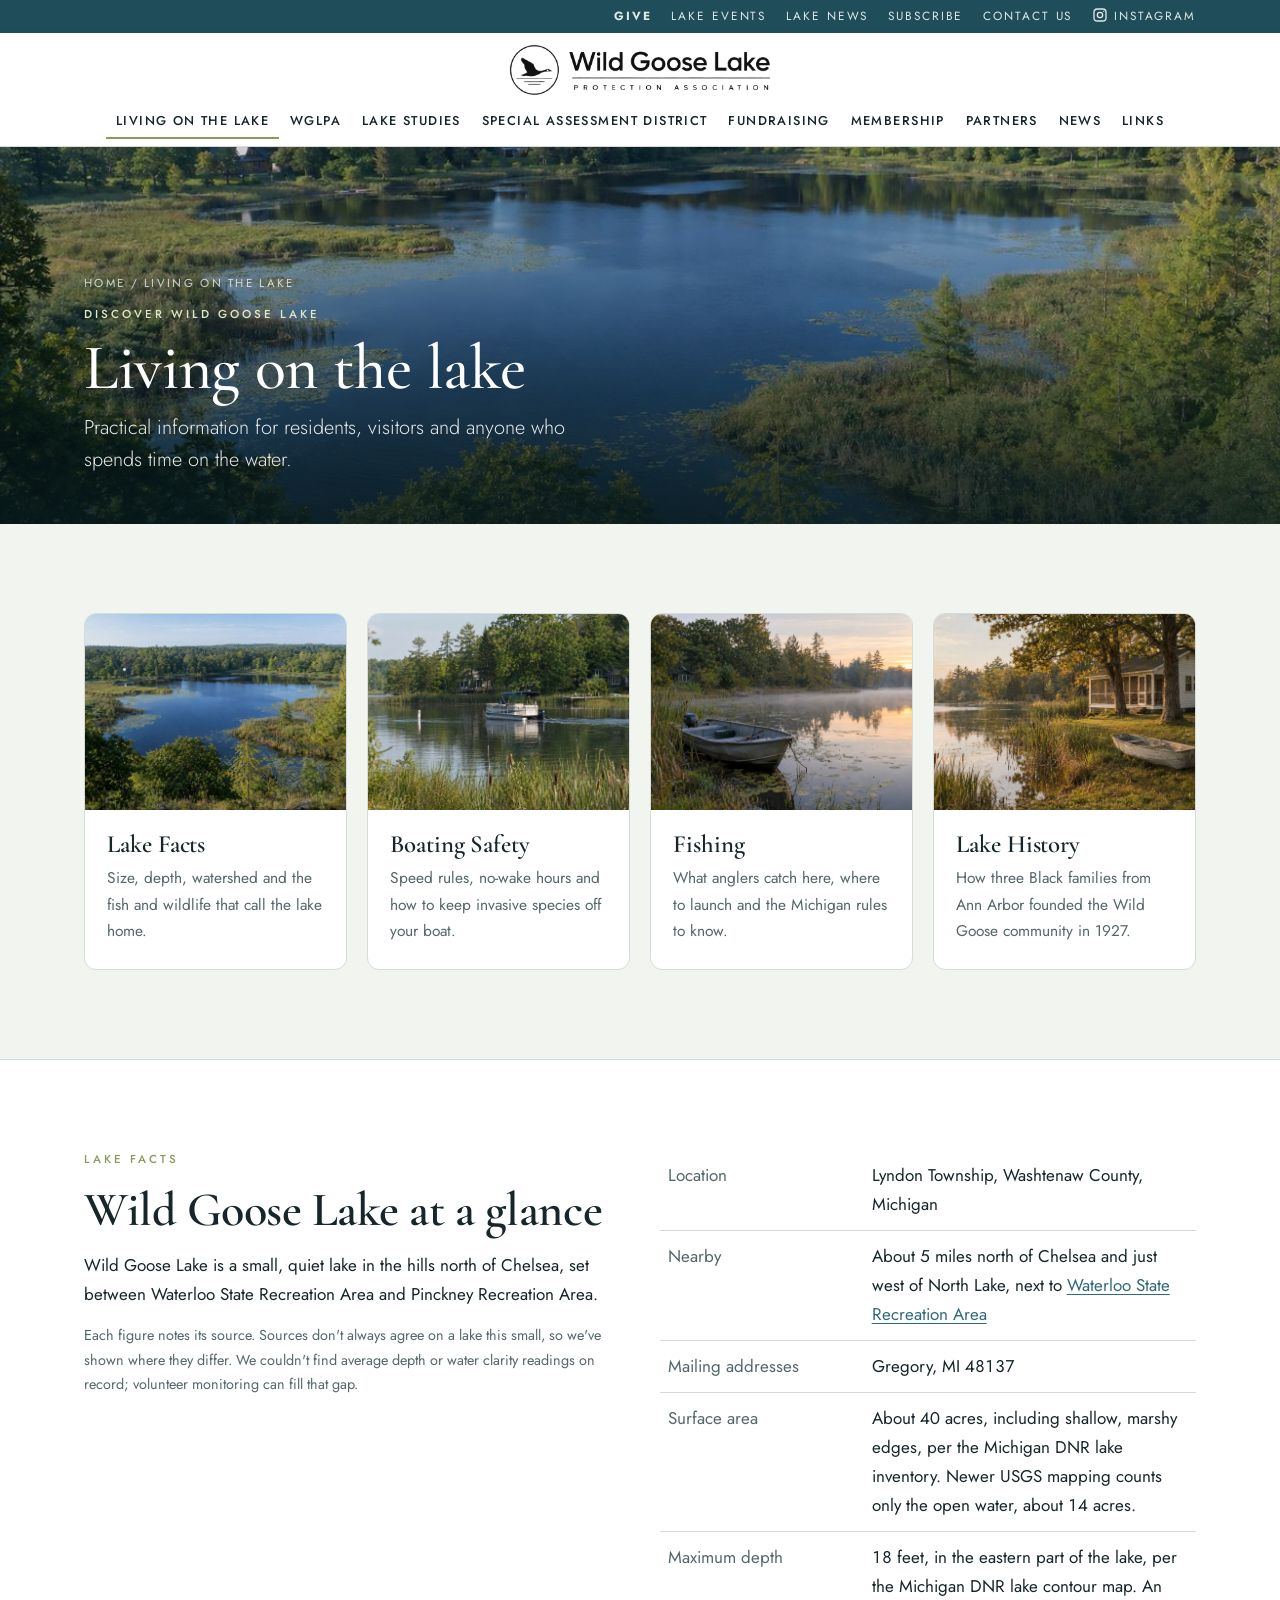
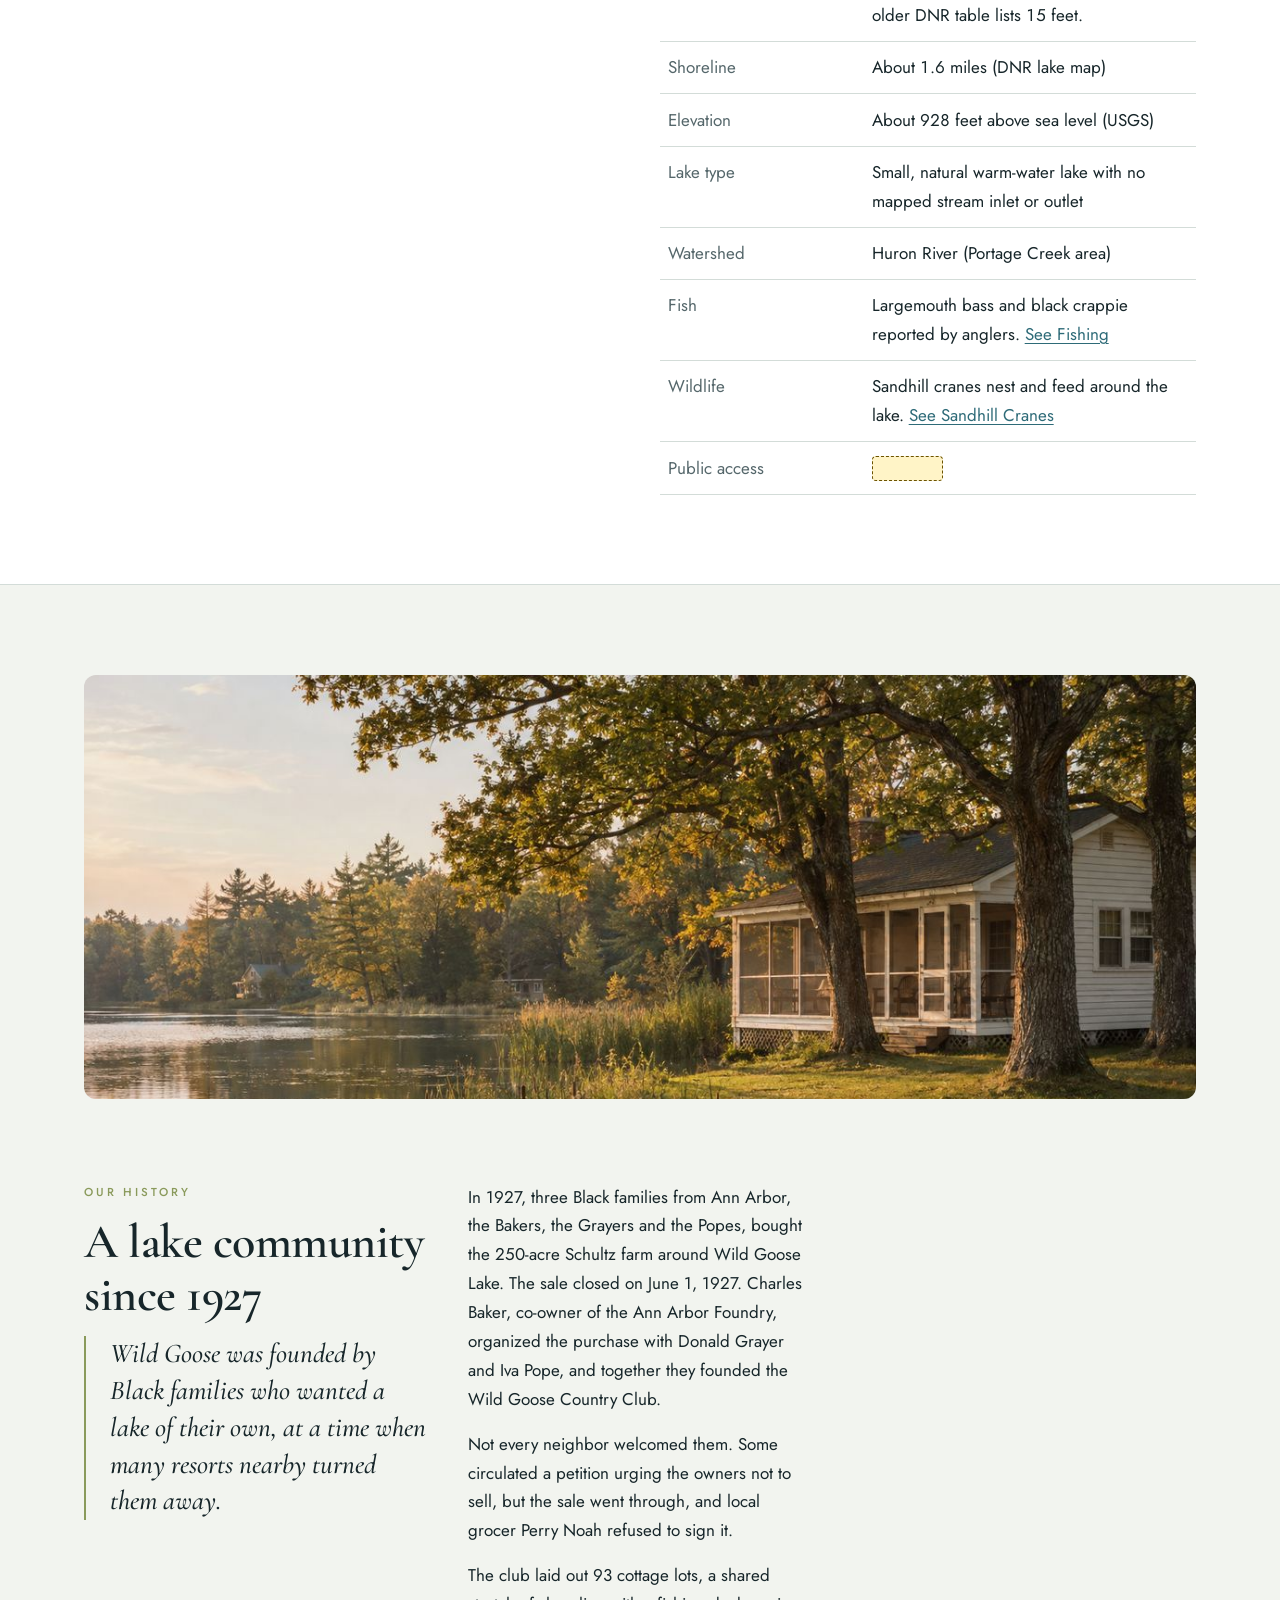
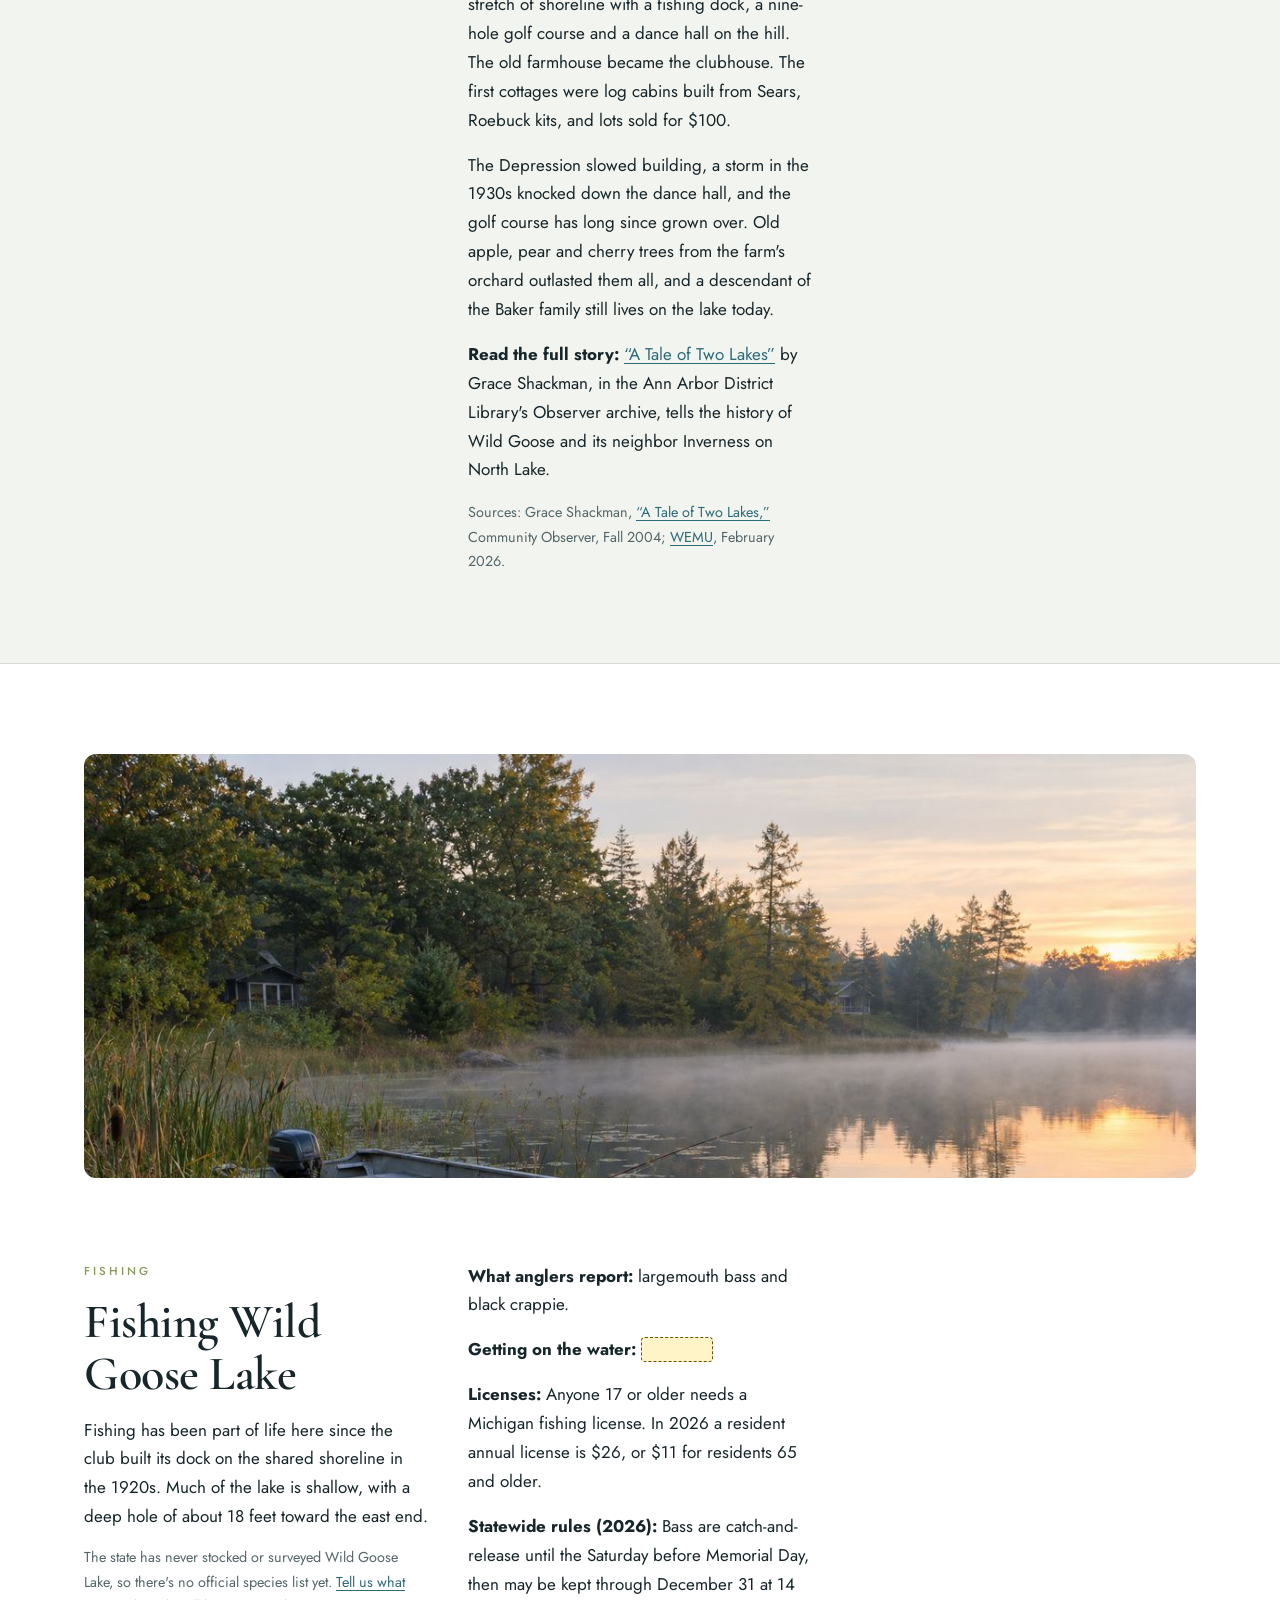
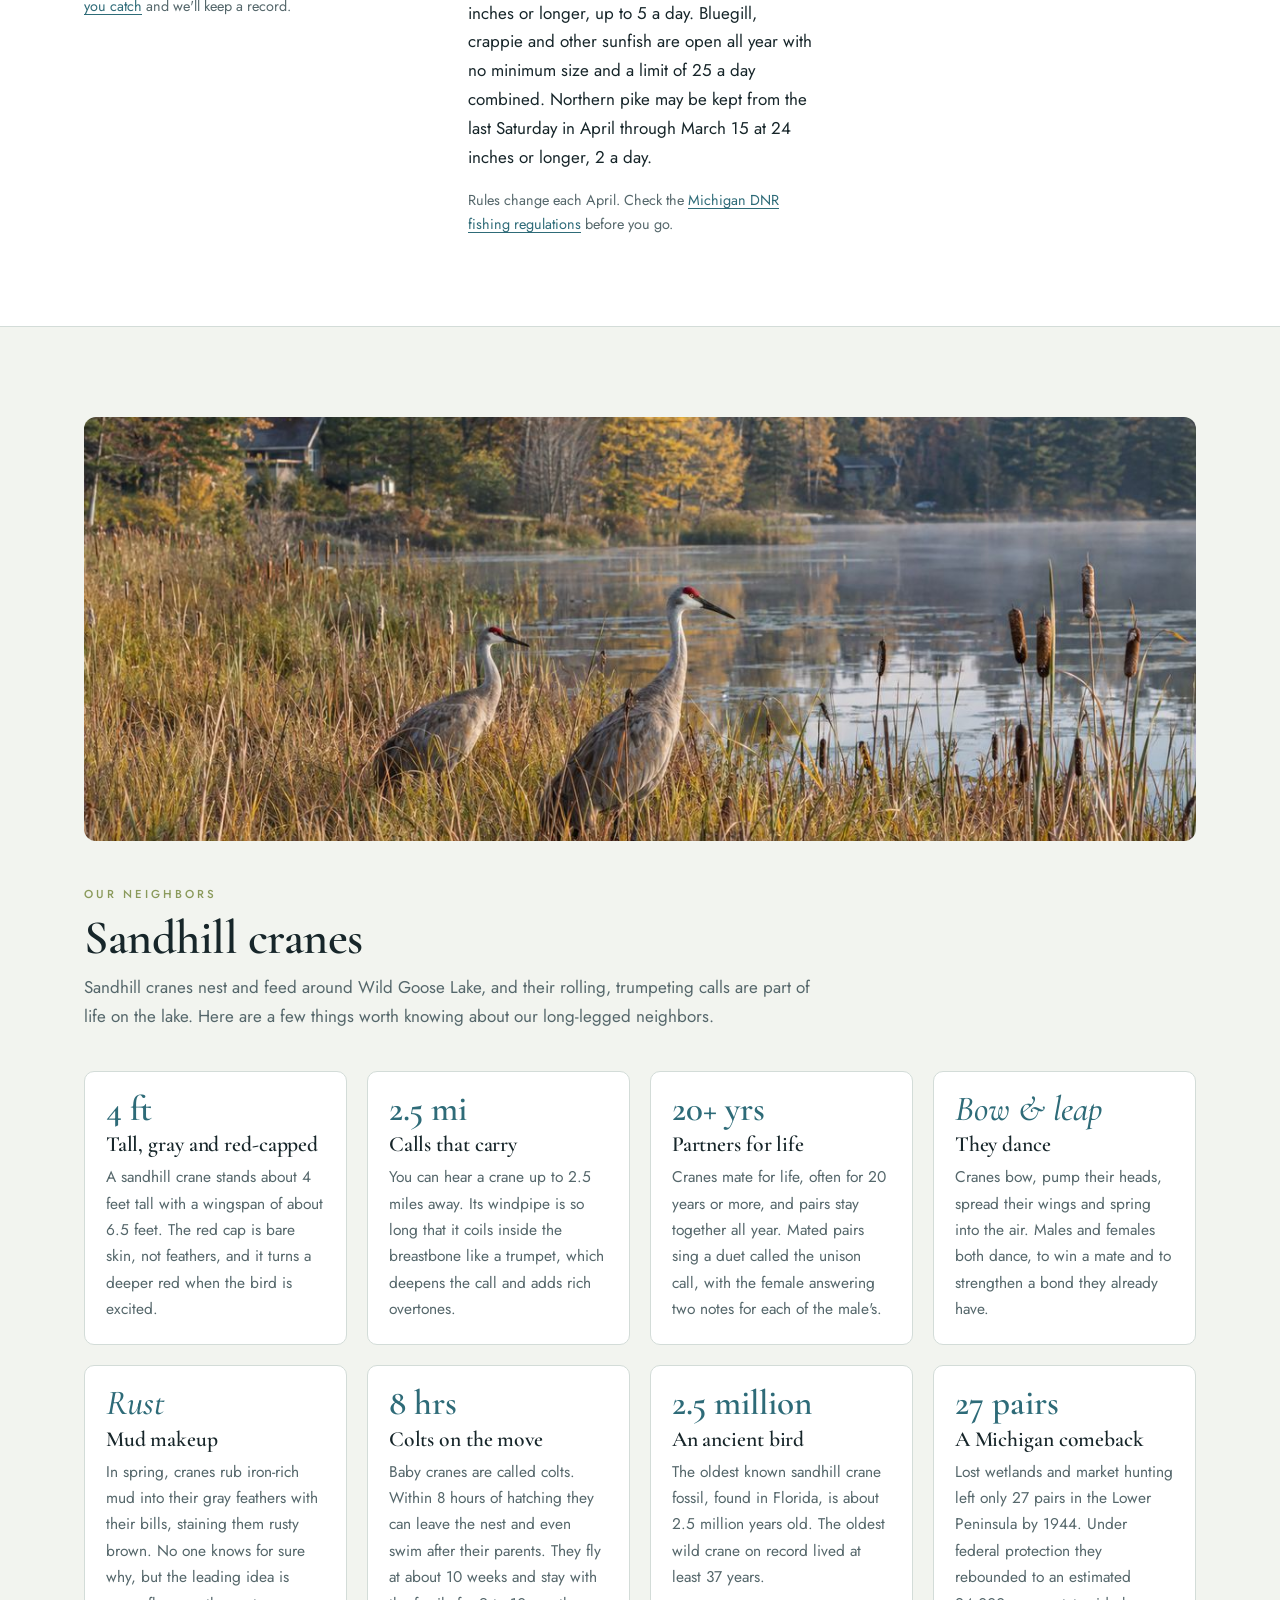
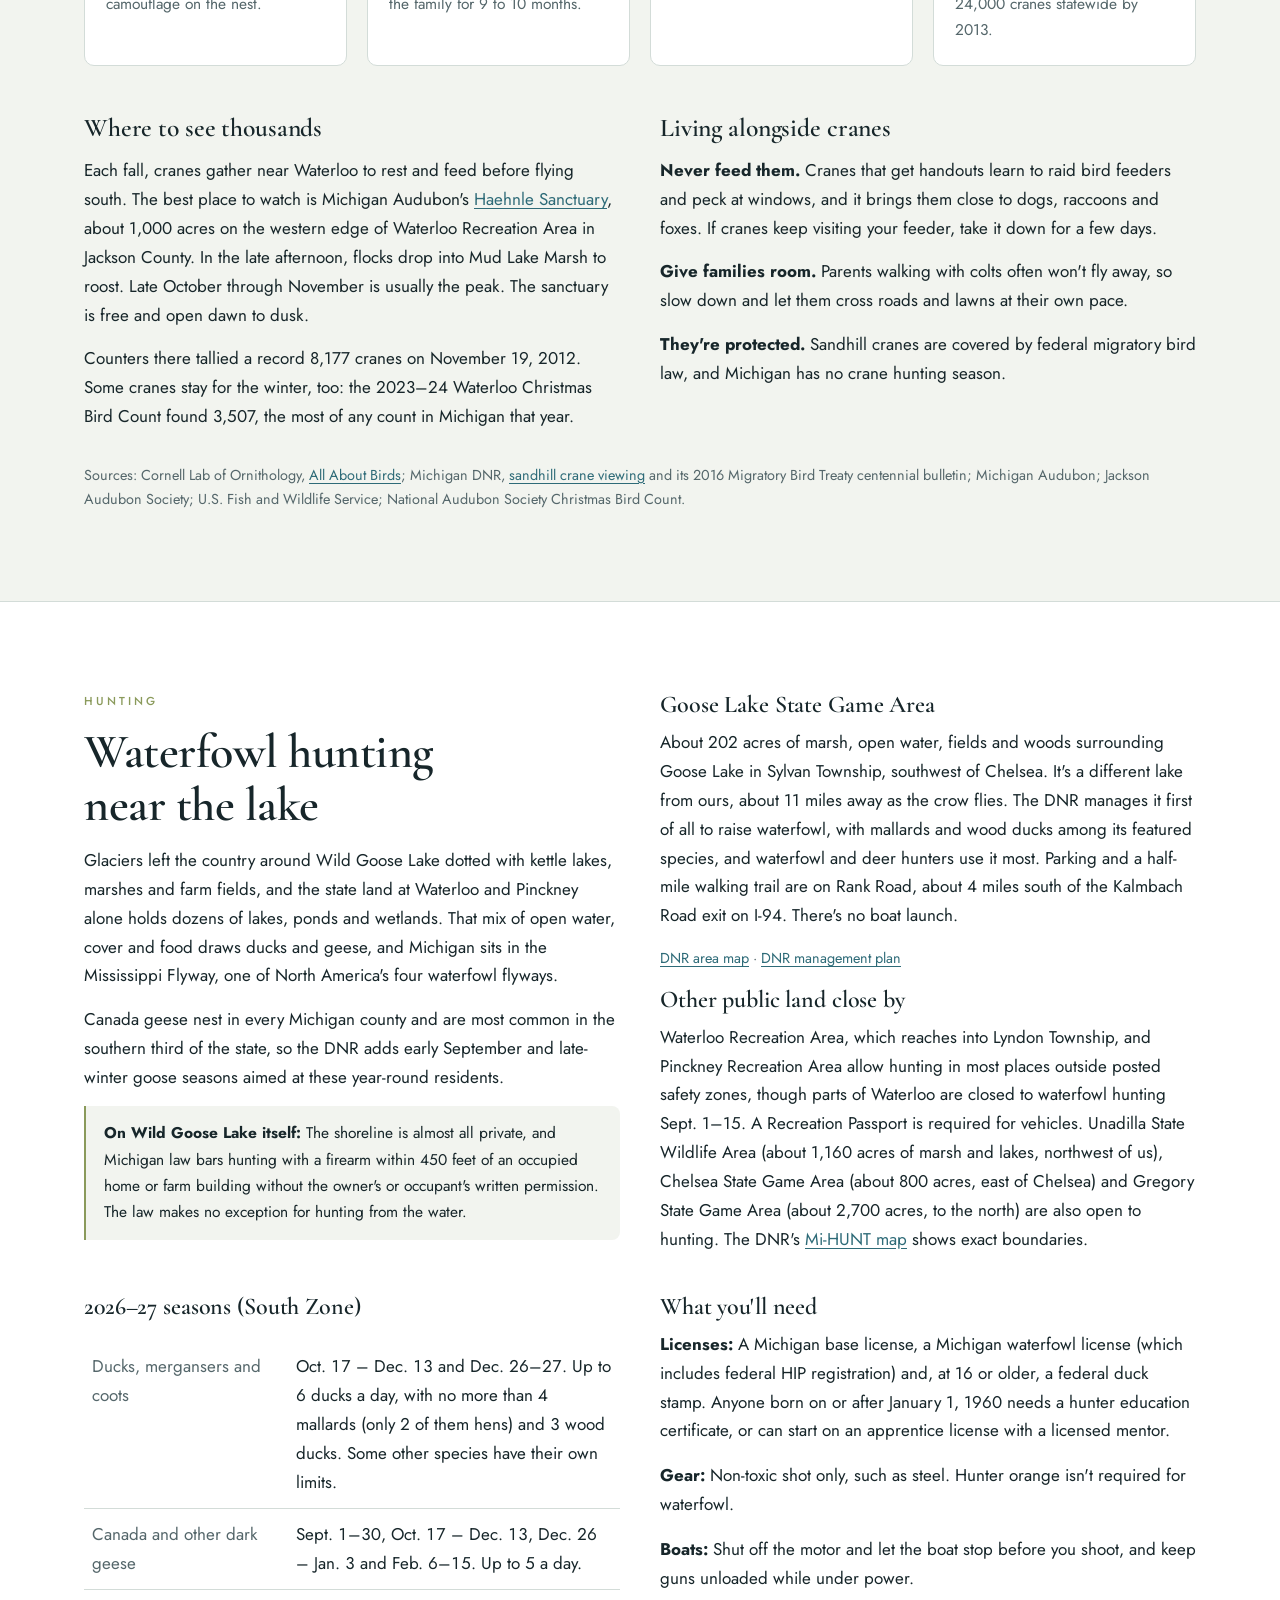
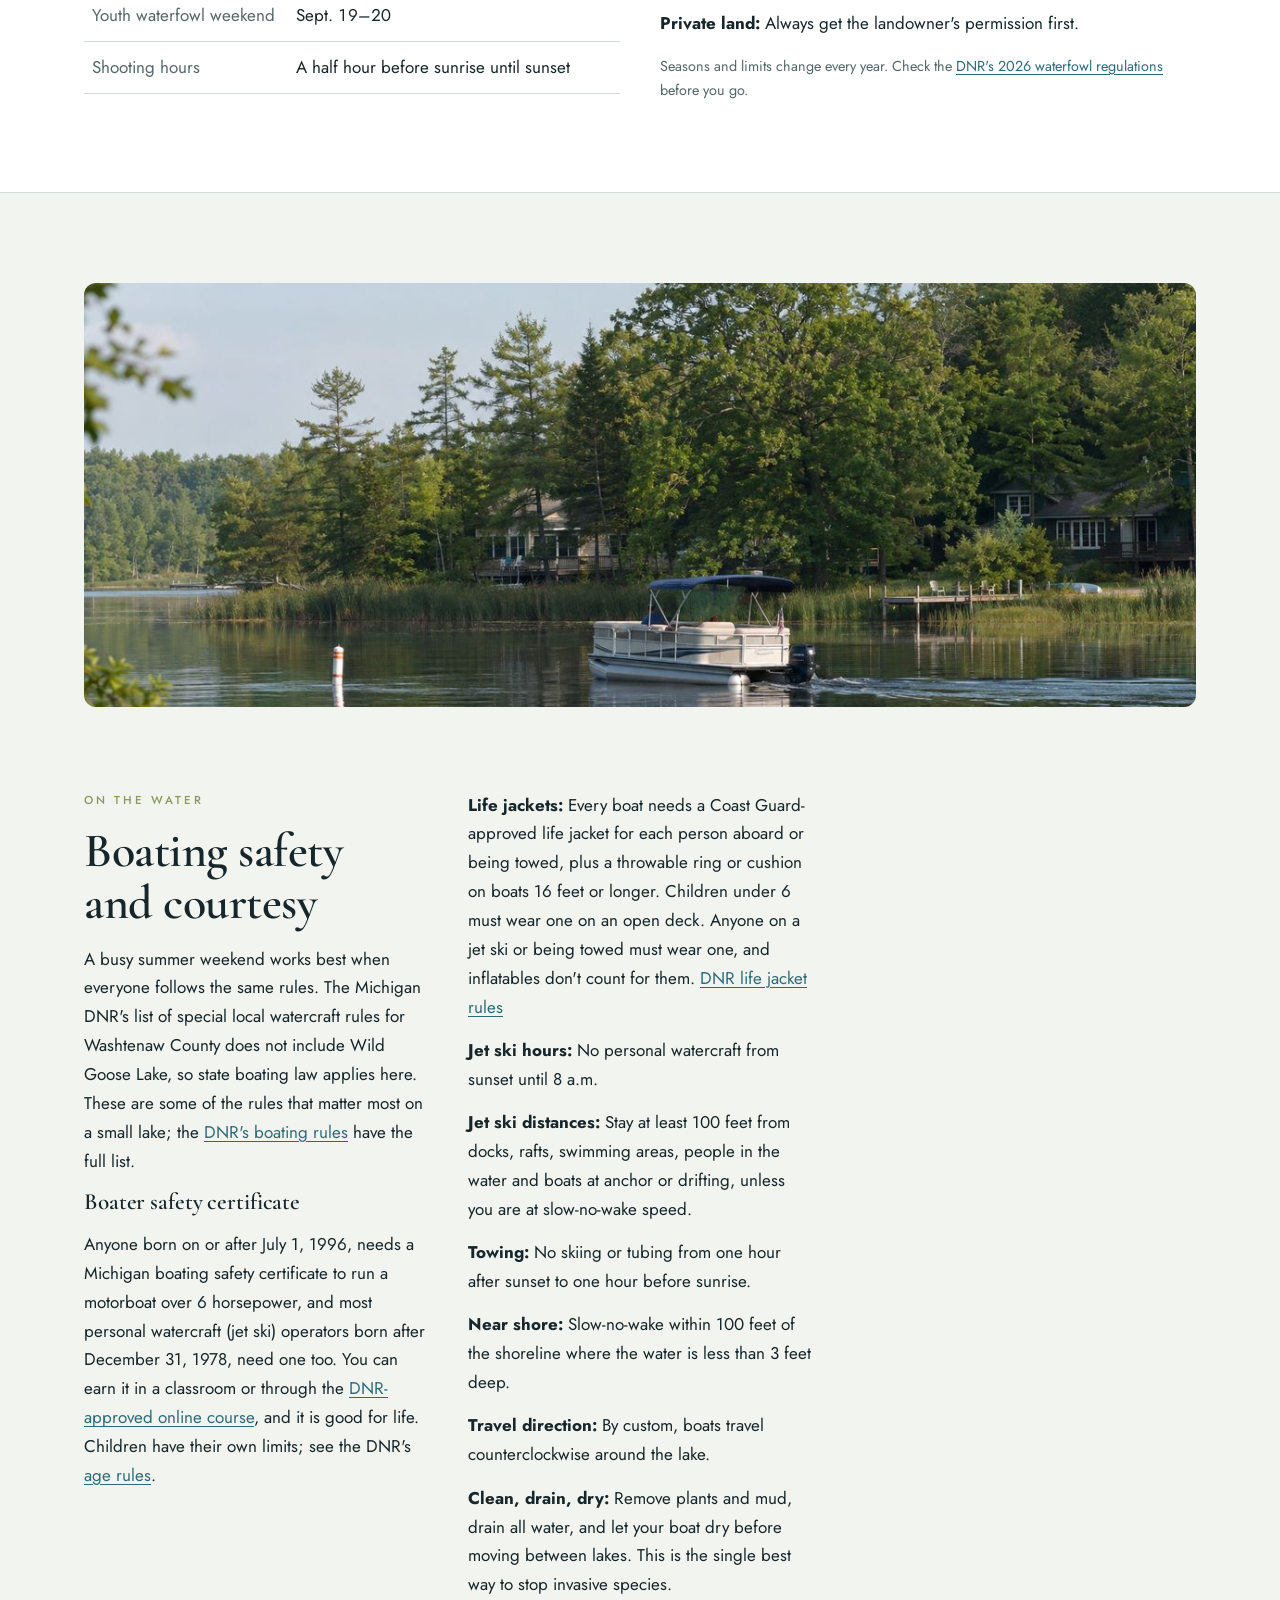
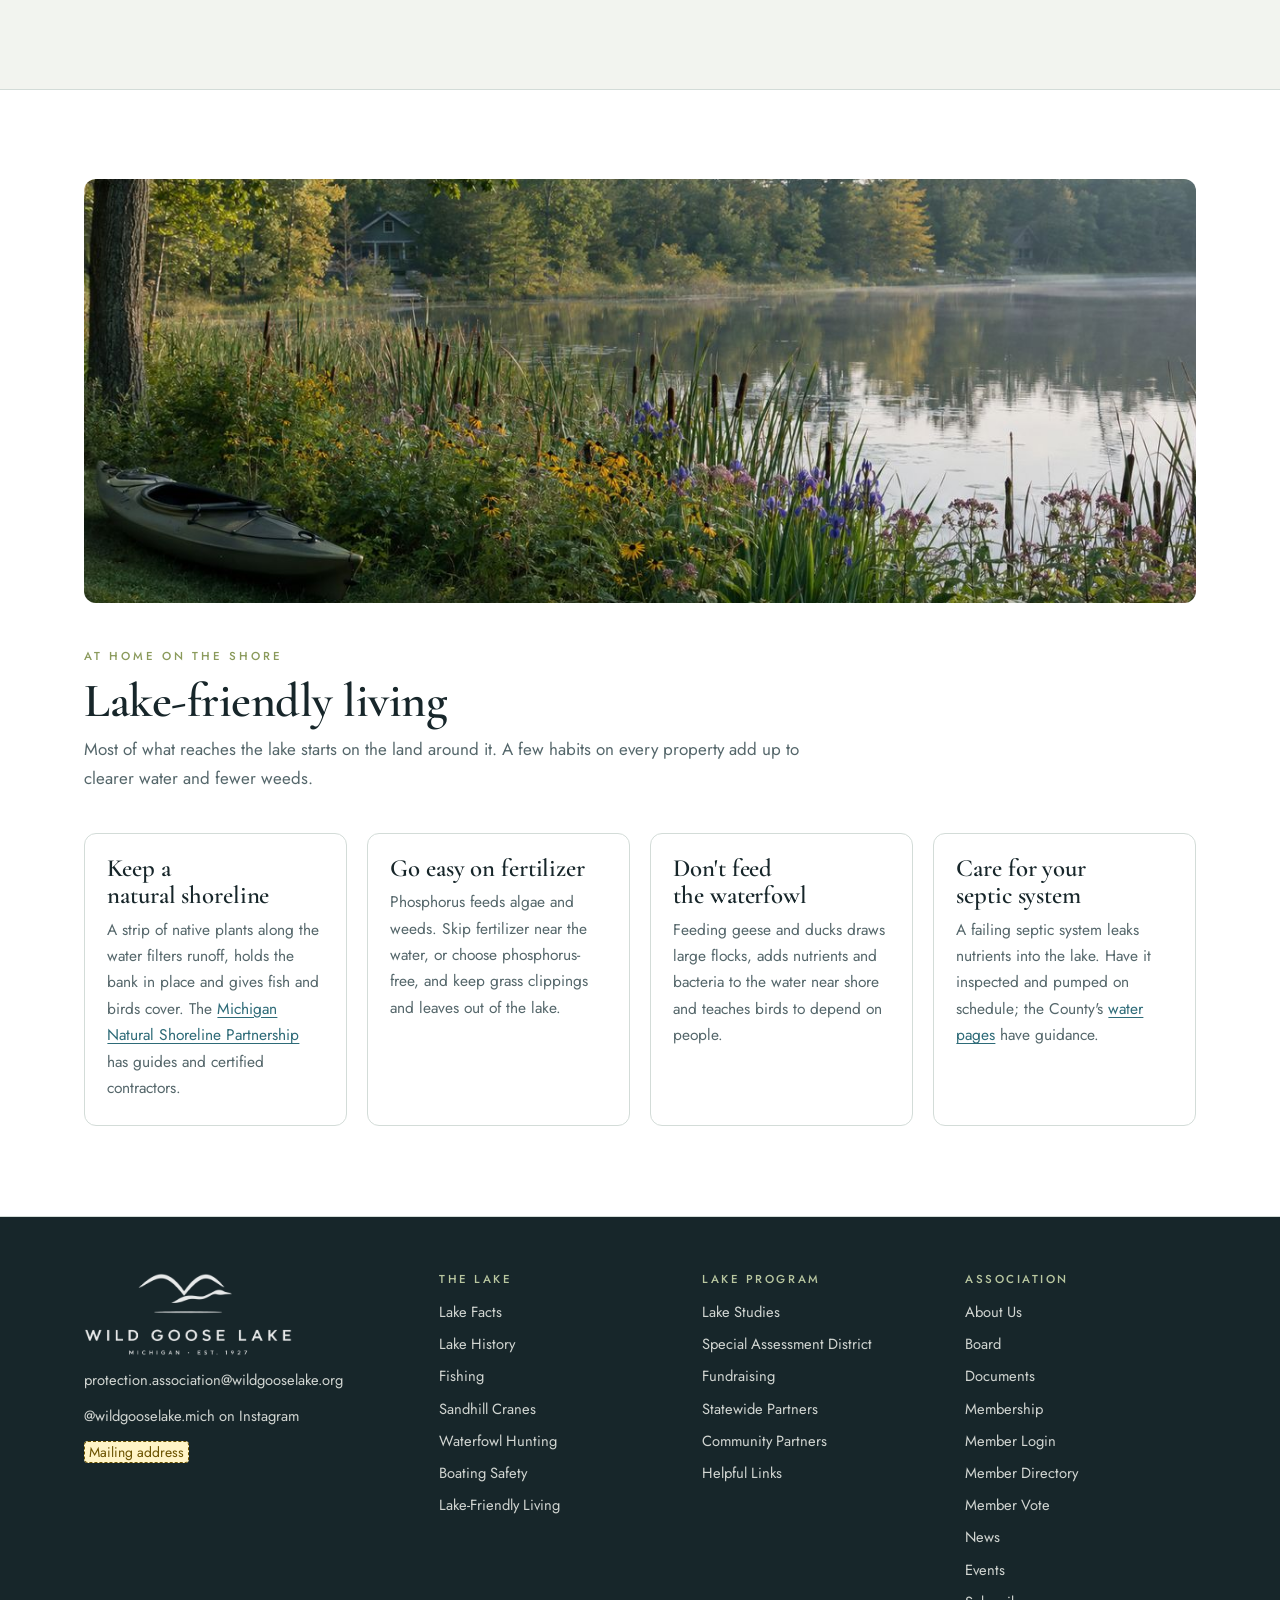
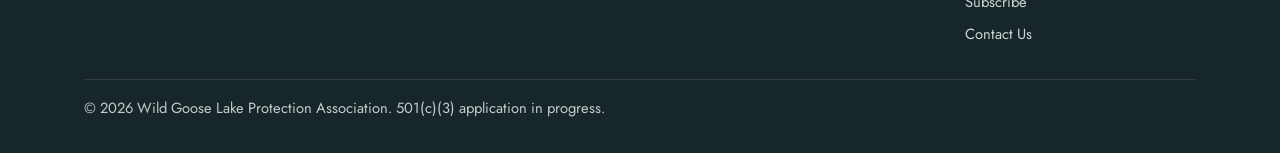
<file: lake.html>
<!doctype html><html lang="en"><head><meta charset="utf-8"><meta name="viewport" content="width=device-width, initial-scale=1">
<title>Living on the Lake | Wild Goose Lake Protection Association</title>
<meta name="description" content="The Wild Goose Lake Protection Association works to keep Wild Goose Lake clean, healthy and enjoyable for everyone.">
<link rel="icon" type="image/png" href="assets/favicon.png">
<link rel="apple-touch-icon" href="assets/apple-touch-icon.png">
<link rel="preconnect" href="https://fonts.googleapis.com">
<link rel="preconnect" href="https://fonts.gstatic.com" crossorigin>
<link rel="stylesheet" href="https://fonts.googleapis.com/css2?family=Cormorant+Garamond:ital,wght@0,500;0,600;1,500;1,600&family=Jost:wght@300;400;500&display=swap">
<link rel="stylesheet" href="assets/site.css">
</head><body>

<a class="skip" href="#main">Skip to content</a>
<div class="topbar"><div class="wrap">
  <a href="fundraising.html#give"><strong>Give</strong></a><a href="news.html#events">Lake Events</a><a href="news.html#news">Lake News</a><a href="association.html#subscribe">Subscribe</a><a href="association.html#contact">Contact Us</a><a href="https://www.instagram.com/wildgooselake.mich/" target="_blank" rel="noopener"><svg aria-hidden="true" viewBox="0 0 24 24" width="16" height="16" fill="none" stroke="currentColor" stroke-width="2" style="vertical-align:-3px;margin-right:.35rem"><rect x="3" y="3" width="18" height="18" rx="5"/><circle cx="12" cy="12" r="4"/><circle cx="17.5" cy="6.5" r="1" fill="currentColor" stroke="none"/></svg>Instagram</a>
</div></div>

<header class="site"><div class="wrap">
  <a class="brand" href="index.html" aria-label="Wild Goose Lake Protection Association home">
    <img class="logo" src="assets/logo.png" alt="Wild Goose Lake Protection Association" width="809" height="160">
  </a>
  <button class="menu-btn" id="menu-btn" aria-expanded="false" aria-controls="main-nav">Menu</button>
  <nav class="main" id="main-nav" aria-label="Main">
    <ul>
      <li><a href="#living" aria-current="page">Living on the Lake</a>
        <ul class="sub"><li><a href="#facts">Lake Facts</a></li><li><a href="#history">Lake History</a></li><li><a href="#fishing">Fishing</a></li><li><a href="#cranes">Sandhill Cranes</a></li><li><a href="#hunting">Waterfowl Hunting</a></li><li><a href="#safety">Boating Safety</a></li><li><a href="#stewardship">Lake-Friendly Living</a></li></ul></li>
      <li><a href="association.html#about">WGLPA</a>
        <ul class="sub"><li><a href="association.html#about">Mission &amp; Activities</a></li><li><a href="association.html#board">Board</a></li><li><a href="association.html#documents">Documents</a></li></ul></li>
      <li><a href="studies.html#studies">Lake Studies</a>
        <ul class="sub"><li><a href="studies.html#studies">Water Quality Monitoring</a></li><li><a href="studies.html#studies">Aquatic Plants &amp; Invasives</a></li><li><a href="studies.html#reports">Reports Archive</a></li></ul></li>
      <li><a href="assessment.html#assessment">Special Assessment District</a></li>
      <li><a href="fundraising.html#fundraising">Fundraising</a>
        <ul class="sub"><li><a href="fundraising.html#give">Lake Program Fund</a></li></ul></li>
      <li><a href="membership.html#join">Membership</a>
        <ul class="sub"><li><a href="membership.html#join">Join &amp; Dues</a></li><li><a href="members/">Member Login</a></li><li><a href="members/directory.html">Member Directory</a></li><li><a href="members/vote.html">Member Vote</a></li></ul></li>
      <li><a href="partners.html#partners">Partners</a>
        <ul class="sub"><li><a href="partners.html#partners">Statewide Partners</a></li><li><a href="partners.html#community-partners">Community Partners</a></li></ul></li>
      <li><a href="news.html#news">News</a></li>
      <li><a href="links.html#links">Links</a></li>
    </ul>
  </nav>
</div></header>

<main id="main">
  <section class="page-hero">
    <img src="assets/img/facts.jpg" alt="" width="1200" height="900" fetchpriority="high">
    <div class="wrap">
      <p class="crumbs"><a href="index.html">Home</a> <span aria-hidden="true">/</span> Living on the Lake</p>
      <span class="eyebrow">Discover Wild Goose Lake</span>
      <h1>Living on the lake</h1>
      <p class="lede">Practical information for residents, visitors and anyone who spends time on the water.</p>
    </div>
  </section>

  <section class="band" id="living">
    <div class="wrap">
      <div class="cards">
        <a class="card" href="#facts"><div class="img-wrap"><img src="assets/img/facts.jpg" alt="" loading="lazy" width="1200" height="900"></div><div class="body"><h3>Lake Facts</h3><p>Size, depth, watershed and the fish and wildlife that call the lake home.</p></div></a>
        <a class="card" href="#safety"><div class="img-wrap"><img src="assets/img/safety.jpg" alt="" loading="lazy" width="1200" height="900"></div><div class="body"><h3>Boating Safety</h3><p>Speed rules, no-wake hours and how to keep invasive species off your boat.</p></div></a>
        <a class="card" href="#fishing"><div class="img-wrap"><img src="assets/img/fishing.jpg" alt="" loading="lazy" width="1200" height="900"></div><div class="body"><h3>Fishing</h3><p>What anglers catch here, where to launch and the Michigan rules to know.</p></div></a>
        <a class="card" href="#history"><div class="img-wrap"><img src="assets/img/history.jpg" alt="" loading="lazy" width="1200" height="900"></div><div class="body"><h3>Lake History</h3><p>How three Black families from Ann Arbor founded the Wild Goose community in 1927.</p></div></a>
      </div>
    </div>
  </section>

  <section class="band alt" id="facts">
    <div class="wrap two">
      <div>
        <span class="eyebrow">Lake facts</span>
        <h2>Wild Goose Lake at a glance</h2>
        <p>Wild Goose Lake is a small, quiet lake in the hills north of Chelsea, set between Waterloo State Recreation Area and Pinckney Recreation Area.</p>
        <p class="source-note">Each figure notes its source. Sources don't always agree on a lake this small, so we've shown where they differ. We couldn't find average depth or water clarity readings on record; volunteer monitoring can fill that gap.</p>
      </div>
      <div class="table-scroll">
        <table class="facts">
          <tr><th scope="row">Location</th><td>Lyndon Township, Washtenaw County, Michigan</td></tr>
          <tr><th scope="row">Nearby</th><td>About 5 miles north of Chelsea and just west of North Lake, next to <a href="https://www.michigan.gov/recsearch/parks/waterloo">Waterloo State Recreation Area</a></td></tr>
          <tr><th scope="row">Mailing addresses</th><td>Gregory, MI 48137</td></tr>
          <tr><th scope="row">Surface area</th><td>About 40 acres, including shallow, marshy edges, per the Michigan DNR lake inventory. Newer USGS mapping counts only the open water, about 14 acres.</td></tr>
          <tr><th scope="row">Maximum depth</th><td>18 feet, in the eastern part of the lake, per the Michigan DNR lake contour map. An older DNR table lists 15 feet.</td></tr>
          <tr><th scope="row">Shoreline</th><td>About 1.6 miles (DNR lake map)</td></tr>
          <tr><th scope="row">Elevation</th><td>About 928 feet above sea level (USGS)</td></tr>
          <tr><th scope="row">Lake type</th><td>Small, natural warm-water lake with no mapped stream inlet or outlet</td></tr>
          <tr><th scope="row">Watershed</th><td>Huron River (Portage Creek area)</td></tr>
          <tr><th scope="row">Fish</th><td>Largemouth bass and black crappie reported by anglers. <a href="#fishing">See Fishing</a></td></tr>
          <tr><th scope="row">Wildlife</th><td>Sandhill cranes nest and feed around the lake. <a href="#cranes">See Sandhill Cranes</a></td></tr>
          <tr><th scope="row">Public access</th><td><!-- placeholder: public access details to be added --><em class="ph">&nbsp;&nbsp;&nbsp;&nbsp;&nbsp;&nbsp;&nbsp;&nbsp;&nbsp;&nbsp;&nbsp;&nbsp;</em></td></tr>
        </table>
      </div>
    </div>
  </section>

  <section class="band" id="history">
    <div class="wrap two">
      <figure class="strip"><img src="assets/img/history.jpg" alt="A white lake cottage with a screened porch under oak trees" loading="lazy" width="1200" height="900"></figure>
      <div>
        <span class="eyebrow">Our history</span>
        <h2>A lake community since 1927</h2>
        <p class="mission">Wild Goose was founded by Black families who wanted a lake of their own, at a time when many resorts nearby turned them away.</p>
      </div>
      <div class="history">
        <p>In 1927, three Black families from Ann Arbor, the Bakers, the Grayers and the Popes, bought the 250-acre Schultz farm around Wild Goose Lake. The sale closed on June 1, 1927. Charles Baker, co-owner of the Ann Arbor Foundry, organized the purchase with Donald Grayer and Iva Pope, and together they founded the Wild Goose Country Club.</p>
        <p>Not every neighbor welcomed them. Some circulated a petition urging the owners not to sell, but the sale went through, and local grocer Perry Noah refused to sign it.</p>
        <p>The club laid out 93 cottage lots, a shared stretch of shoreline with a fishing dock, a nine-hole golf course and a dance hall on the hill. The old farmhouse became the clubhouse. The first cottages were log cabins built from Sears, Roebuck kits, and lots sold for $100.</p>
        <p>The Depression slowed building, a storm in the 1930s knocked down the dance hall, and the golf course has long since grown over. Old apple, pear and cherry trees from the farm's orchard outlasted them all, and a descendant of the Baker family still lives on the lake today.</p>
        <p><strong>Read the full story:</strong> <a href="https://aadl.org/aaobserver/18628">“A Tale of Two Lakes”</a> by Grace Shackman, in the Ann Arbor District Library's Observer archive, tells the history of Wild Goose and its neighbor Inverness on North Lake.</p>
        <p class="source-note">Sources: Grace Shackman, <a href="https://aadl.org/aaobserver/18628">“A Tale of Two Lakes,”</a> Community Observer, Fall 2004; <a href="https://www.wemu.org/wemu-news/2026-02-13/wild-goose-lake-outside-of-chelsea-has-a-rich-black-history">WEMU</a>, February 2026.</p>
      </div>
    </div>
  </section>

  <section class="band alt" id="fishing">
    <div class="wrap two">
      <figure class="strip"><img src="assets/img/fishing.jpg" alt="A fishing boat anchored at dawn near lily pads" loading="lazy" width="1200" height="900"></figure>
      <div>
        <span class="eyebrow">Fishing</span>
        <h2>Fishing Wild Goose Lake</h2>
        <p>Fishing has been part of life here since the club built its dock on the shared shoreline in the 1920s. Much of the lake is shallow, with a deep hole of about 18 feet toward the east end.</p>
        <p class="source-note">The state has never stocked or surveyed Wild Goose Lake, so there's no official species list yet. <a href="association.html#contact">Tell us what you catch</a> and we'll keep a record.</p>
      </div>
      <div class="fish-list">
        <p><strong>What anglers report:</strong> largemouth bass and black crappie.</p>
        <p><strong>Getting on the water:</strong> <!-- placeholder: lake access details to be added --><em class="ph">&nbsp;&nbsp;&nbsp;&nbsp;&nbsp;&nbsp;&nbsp;&nbsp;&nbsp;&nbsp;&nbsp;&nbsp;</em></p>
        <p><strong>Licenses:</strong> Anyone 17 or older needs a Michigan fishing license. In 2026 a resident annual license is $26, or $11 for residents 65 and older.</p>
        <p><strong>Statewide rules (2026):</strong> Bass are catch-and-release until the Saturday before Memorial Day, then may be kept through December 31 at 14 inches or longer, up to 5 a day. Bluegill, crappie and other sunfish are open all year with no minimum size and a limit of 25 a day combined. Northern pike may be kept from the last Saturday in April through March 15 at 24 inches or longer, 2 a day.</p>
        <p class="source-note">Rules change each April. Check the <a href="https://www.michigan.gov/dnr/things-to-do/fishing/fishing-regulations">Michigan DNR fishing regulations</a> before you go.</p>
      </div>
    </div>
  </section>

  <section class="band" id="cranes">
    <div class="wrap">
      <figure class="strip"><img src="assets/img/cranes.jpg" alt="Two sandhill cranes in marsh grass at the lake edge" loading="lazy" width="1200" height="900"></figure>
      <div class="section-head">
        <span class="eyebrow">Our neighbors</span>
        <h2>Sandhill cranes</h2>
        <p>Sandhill cranes nest and feed around Wild Goose Lake, and their rolling, trumpeting calls are part of life on the lake. Here are a few things worth knowing about our long-legged neighbors.</p>
      </div>
      <div class="fun-facts">
        <div class="fact"><span class="big">4 ft</span><h3>Tall, gray and red-capped</h3><p>A sandhill crane stands about 4 feet tall with a wingspan of about 6.5 feet. The red cap is bare skin, not feathers, and it turns a deeper red when the bird is excited.</p></div>
        <div class="fact"><span class="big">2.5 mi</span><h3>Calls that carry</h3><p>You can hear a crane up to 2.5 miles away. Its windpipe is so long that it coils inside the breastbone like a trumpet, which deepens the call and adds rich overtones.</p></div>
        <div class="fact"><span class="big">20+ yrs</span><h3>Partners for life</h3><p>Cranes mate for life, often for 20 years or more, and pairs stay together all year. Mated pairs sing a duet called the unison call, with the female answering two notes for each of the male's.</p></div>
        <div class="fact"><span class="big"><em>Bow &amp; leap</em></span><h3>They dance</h3><p>Cranes bow, pump their heads, spread their wings and spring into the air. Males and females both dance, to win a mate and to strengthen a bond they already have.</p></div>
        <div class="fact"><span class="big"><em>Rust</em></span><h3>Mud makeup</h3><p>In spring, cranes rub iron-rich mud into their gray feathers with their bills, staining them rusty brown. No one knows for sure why, but the leading idea is camouflage on the nest.</p></div>
        <div class="fact"><span class="big">8 hrs</span><h3>Colts on the move</h3><p>Baby cranes are called colts. Within 8 hours of hatching they can leave the nest and even swim after their parents. They fly at about 10 weeks and stay with the family for 9 to 10 months.</p></div>
        <div class="fact"><span class="big">2.5 million</span><h3>An ancient bird</h3><p>The oldest known sandhill crane fossil, found in Florida, is about 2.5 million years old. The oldest wild crane on record lived at least 37 years.</p></div>
        <div class="fact"><span class="big">27 pairs</span><h3>A Michigan comeback</h3><p>Lost wetlands and market hunting left only 27 pairs in the Lower Peninsula by 1944. Under federal protection they rebounded to an estimated 24,000 cranes statewide by 2013.</p></div>
      </div>
      <div class="two crane-more">
        <div>
          <h3>Where to see thousands</h3>
          <p>Each fall, cranes gather near Waterloo to rest and feed before flying south. The best place to watch is Michigan Audubon's <a href="https://jacksonaudubon.org/Haehnle">Haehnle Sanctuary</a>, about 1,000 acres on the western edge of Waterloo Recreation Area in Jackson County. In the late afternoon, flocks drop into Mud Lake Marsh to roost. Late October through November is usually the peak. The sanctuary is free and open dawn to dusk.</p>
          <p>Counters there tallied a record 8,177 cranes on November 19, 2012. Some cranes stay for the winter, too: the 2023–24 Waterloo Christmas Bird Count found 3,507, the most of any count in Michigan that year.</p>
        </div>
        <div>
          <h3>Living alongside cranes</h3>
          <p><strong>Never feed them.</strong> Cranes that get handouts learn to raid bird feeders and peck at windows, and it brings them close to dogs, raccoons and foxes. If cranes keep visiting your feeder, take it down for a few days.</p>
          <p><strong>Give families room.</strong> Parents walking with colts often won't fly away, so slow down and let them cross roads and lawns at their own pace.</p>
          <p><strong>They're protected.</strong> Sandhill cranes are covered by federal migratory bird law, and Michigan has no crane hunting season.</p>
        </div>
      </div>
      <p class="source-note">Sources: Cornell Lab of Ornithology, <a href="https://www.allaboutbirds.org/guide/Sandhill_Crane/overview">All About Birds</a>; Michigan DNR, <a href="https://www.michigan.gov/dnr/things-to-do/wildlife-viewing/cranes">sandhill crane viewing</a> and its 2016 Migratory Bird Treaty centennial bulletin; Michigan Audubon; Jackson Audubon Society; U.S. Fish and Wildlife Service; National Audubon Society Christmas Bird Count.</p>
    </div>
  </section>

  <section class="band alt" id="hunting">
    <div class="wrap two">
      <div>
        <span class="eyebrow">Hunting</span>
        <h2>Waterfowl hunting near the lake</h2>
        <p>Glaciers left the country around Wild Goose Lake dotted with kettle lakes, marshes and farm fields, and the state land at Waterloo and Pinckney alone holds dozens of lakes, ponds and wetlands. That mix of open water, cover and food draws ducks and geese, and Michigan sits in the Mississippi Flyway, one of North America's four waterfowl flyways.</p>
        <p>Canada geese nest in every Michigan county and are most common in the southern third of the state, so the DNR adds early September and late-winter goose seasons aimed at these year-round residents.</p>
        <p class="hunt-note"><strong>On Wild Goose Lake itself:</strong> The shoreline is almost all private, and Michigan law bars hunting with a firearm within 450 feet of an occupied home or farm building without the owner's or occupant's written permission. The law makes no exception for hunting from the water.</p>
      </div>
      <div class="fish-list">
        <h3>Goose Lake State Game Area</h3>
        <p>About 202 acres of marsh, open water, fields and woods surrounding Goose Lake in Sylvan Township, southwest of Chelsea. It's a different lake from ours, about 11 miles away as the crow flies. The DNR manages it first of all to raise waterfowl, with mallards and wood ducks among its featured species, and waterfowl and deer hunters use it most. Parking and a half-mile walking trail are on Rank Road, about 4 miles south of the Kalmbach Road exit on I-94. There's no boat launch.</p>
        <p class="source-note"><a href="https://www2.dnr.state.mi.us/publications/pdfs/huntingwildlifehabitat/sga/Goose_Lake_SGA_map.pdf">DNR area map</a> · <a href="https://www.michigan.gov/dnr/-/media/Project/Websites/dnr/Documents/WLD/Archive/SGA/goose_lake_sga_mp.pdf">DNR management plan</a></p>
        <h3>Other public land close by</h3>
        <p>Waterloo Recreation Area, which reaches into Lyndon Township, and Pinckney Recreation Area allow hunting in most places outside posted safety zones, though parts of Waterloo are closed to waterfowl hunting Sept. 1–15. A Recreation Passport is required for vehicles. Unadilla State Wildlife Area (about 1,160 acres of marsh and lakes, northwest of us), Chelsea State Game Area (about 800 acres, east of Chelsea) and Gregory State Game Area (about 2,700 acres, to the north) are also open to hunting. The DNR's <a href="https://www.michigan.gov/dnr/things-to-do/hunting/where">Mi-HUNT map</a> shows exact boundaries.</p>
      </div>
    </div>
    <div class="wrap two hunt-rules">
      <div>
        <h3>2026–27 seasons (South Zone)</h3>
        <div class="table-scroll">
          <table class="facts">
            <tr><th scope="row">Ducks, mergansers and coots</th><td>Oct. 17 – Dec. 13 and Dec. 26–27. Up to 6 ducks a day, with no more than 4 mallards (only 2 of them hens) and 3 wood ducks. Some other species have their own limits.</td></tr>
            <tr><th scope="row">Canada and other dark geese</th><td>Sept. 1–30, Oct. 17 – Dec. 13, Dec. 26 – Jan. 3 and Feb. 6–15. Up to 5 a day.</td></tr>
            <tr><th scope="row">Youth waterfowl weekend</th><td>Sept. 19–20</td></tr>
            <tr><th scope="row">Shooting hours</th><td>A half hour before sunrise until sunset</td></tr>
          </table>
        </div>
      </div>
      <div class="fish-list">
        <h3>What you'll need</h3>
        <p><strong>Licenses:</strong> A Michigan base license, a Michigan waterfowl license (which includes federal HIP registration) and, at 16 or older, a federal duck stamp. Anyone born on or after January 1, 1960 needs a hunter education certificate, or can start on an apprentice license with a licensed mentor.</p>
        <p><strong>Gear:</strong> Non-toxic shot only, such as steel. Hunter orange isn't required for waterfowl.</p>
        <p><strong>Boats:</strong> Shut off the motor and let the boat stop before you shoot, and keep guns unloaded while under power.</p>
        <p><strong>Private land:</strong> Always get the landowner's permission first.</p>
        <p class="source-note">Seasons and limits change every year. Check the <a href="https://www.michigan.gov/dnr/managing-resources/laws/regulations/waterfowl">DNR's 2026 waterfowl regulations</a> before you go.</p>
      </div>
    </div>
  </section>

  <section class="band" id="safety">
    <div class="wrap two">
      <figure class="strip"><img src="assets/img/safety.jpg" alt="A pontoon boat passing a buoy at slow speed" loading="lazy" width="1200" height="900"></figure>
      <div>
        <span class="eyebrow">On the water</span>
        <h2>Boating safety and courtesy</h2>
        <p>A busy summer weekend works best when everyone follows the same rules. The Michigan DNR's list of special local watercraft rules for Washtenaw County does not include Wild Goose Lake, so state boating law applies here. These are some of the rules that matter most on a small lake; the <a href="https://www.michigan.gov/dnr/things-to-do/boating/rules-and-regs" target="_blank" rel="noopener">DNR's boating rules</a> have the full list.</p>
        <h3>Boater safety certificate</h3>
        <p>Anyone born on or after July 1, 1996, needs a Michigan boating safety certificate to run a motorboat over 6 horsepower, and most personal watercraft (jet ski) operators born after December 31, 1978, need one too. You can earn it in a classroom or through the <a href="https://www.boat-ed.com/michigan/" target="_blank" rel="noopener">DNR-approved online course</a>, and it is good for life. Children have their own limits; see the DNR's <a href="https://www.michigan.gov/dnr/things-to-do/boating/rules-and-regs/age-restrictions" target="_blank" rel="noopener">age rules</a>.</p>
      </div>
      <div>
        <p><strong>Life jackets:</strong> Every boat needs a Coast Guard-approved life jacket for each person aboard or being towed, plus a throwable ring or cushion on boats 16 feet or longer. Children under 6 must wear one on an open deck. Anyone on a jet ski or being towed must wear one, and inflatables don't count for them. <a href="https://www.michigan.gov/dnr/things-to-do/boating/rules-and-regs/life-jacket-rules" target="_blank" rel="noopener">DNR life jacket rules</a></p>
        <p><strong>Jet ski hours:</strong> No personal watercraft from sunset until 8 a.m.</p>
        <p><strong>Jet ski distances:</strong> Stay at least 100 feet from docks, rafts, swimming areas, people in the water and boats at anchor or drifting, unless you are at slow-no-wake speed.</p>
        <p><strong>Towing:</strong> No skiing or tubing from one hour after sunset to one hour before sunrise.</p>
        <p><strong>Near shore:</strong> Slow-no-wake within 100 feet of the shoreline where the water is less than 3 feet deep.</p>
        <p><strong>Travel direction:</strong> By custom, boats travel counterclockwise around the lake.</p>
        <p><strong>Clean, drain, dry:</strong> Remove plants and mud, drain all water, and let your boat dry before moving between lakes. This is the single best way to stop invasive species.</p>
      </div>
    </div>
  </section>

  <section class="band alt" id="stewardship">
    <div class="wrap">
      <figure class="strip"><img src="assets/img/shoreline.jpg" alt="Native wildflowers along a natural shoreline" loading="lazy" width="1200" height="900"></figure>
      <div class="section-head">
        <span class="eyebrow">At home on the shore</span>
        <h2>Lake-friendly living</h2>
        <p>Most of what reaches the lake starts on the land around it. A few habits on every property add up to clearer water and fewer weeds.</p>
      </div>
      <div class="cards">
        <div class="card"><div class="body"><h3>Keep a natural shoreline</h3><p>A strip of native plants along the water filters runoff, holds the bank in place and gives fish and birds cover. The <a href="https://www.shorelinepartnership.org/" target="_blank" rel="noopener">Michigan Natural Shoreline Partnership</a> has guides and certified contractors.</p></div></div>
        <div class="card"><div class="body"><h3>Go easy on fertilizer</h3><p>Phosphorus feeds algae and weeds. Skip fertilizer near the water, or choose phosphorus-free, and keep grass clippings and leaves out of the lake.</p></div></div>
        <div class="card"><div class="body"><h3>Don't feed the waterfowl</h3><p>Feeding geese and ducks draws large flocks, adds nutrients and bacteria to the water near shore and teaches birds to depend on people.</p></div></div>
        <div class="card"><div class="body"><h3>Care for your septic system</h3><p>A failing septic system leaks nutrients into the lake. Have it inspected and pumped on schedule; the County's <a href="https://www.washtenaw.org/water" target="_blank" rel="noopener">water pages</a> have guidance.</p></div></div>
      </div>
    </div>
  </section>
</main>

<footer class="site"><div class="wrap">
  <div class="f-brand"><img class="footer-logo" src="assets/logo-stacked.png" alt="Wild Goose Lake Protection Association" width="1045" height="420"><p><a class="email" href="mailto:protection.association@wildgooselake.org">protection.association@wildgooselake.org</a></p><p><a href="https://www.instagram.com/wildgooselake.mich/" target="_blank" rel="noopener">@wildgooselake.mich on Instagram</a></p><p><em class="ph">Mailing address</em></p></div>
  <div><h2 class="f-h">The lake</h2><ul><li><a href="#facts">Lake Facts</a></li><li><a href="#history">Lake History</a></li><li><a href="#fishing">Fishing</a></li><li><a href="#cranes">Sandhill Cranes</a></li><li><a href="#hunting">Waterfowl Hunting</a></li><li><a href="#safety">Boating Safety</a></li><li><a href="#stewardship">Lake-Friendly Living</a></li></ul></div>
  <div><h2 class="f-h">Lake program</h2><ul><li><a href="studies.html#studies">Lake Studies</a></li><li><a href="assessment.html#assessment">Special Assessment District</a></li><li><a href="fundraising.html#fundraising">Fundraising</a></li><li><a href="partners.html#partners">Statewide Partners</a></li><li><a href="partners.html#community-partners">Community Partners</a></li><li><a href="links.html#links">Helpful Links</a></li></ul></div>
  <div><h2 class="f-h">Association</h2><ul><li><a href="association.html#about">About Us</a></li><li><a href="association.html#board">Board</a></li><li><a href="association.html#documents">Documents</a></li><li><a href="membership.html#join">Membership</a></li><li><a href="members/">Member Login</a></li><li><a href="members/directory.html">Member Directory</a></li><li><a href="members/vote.html">Member Vote</a></li><li><a href="news.html#news">News</a></li><li><a href="news.html#events">Events</a></li><li><a href="association.html#subscribe">Subscribe</a></li><li><a href="association.html#contact">Contact Us</a></li></ul></div>
  <p class="legal">© 2026 Wild Goose Lake Protection Association. 501(c)(3) application in progress.</p>
</div></footer>

<script src="assets/site.js" defer></script>
</body></html>
</file>
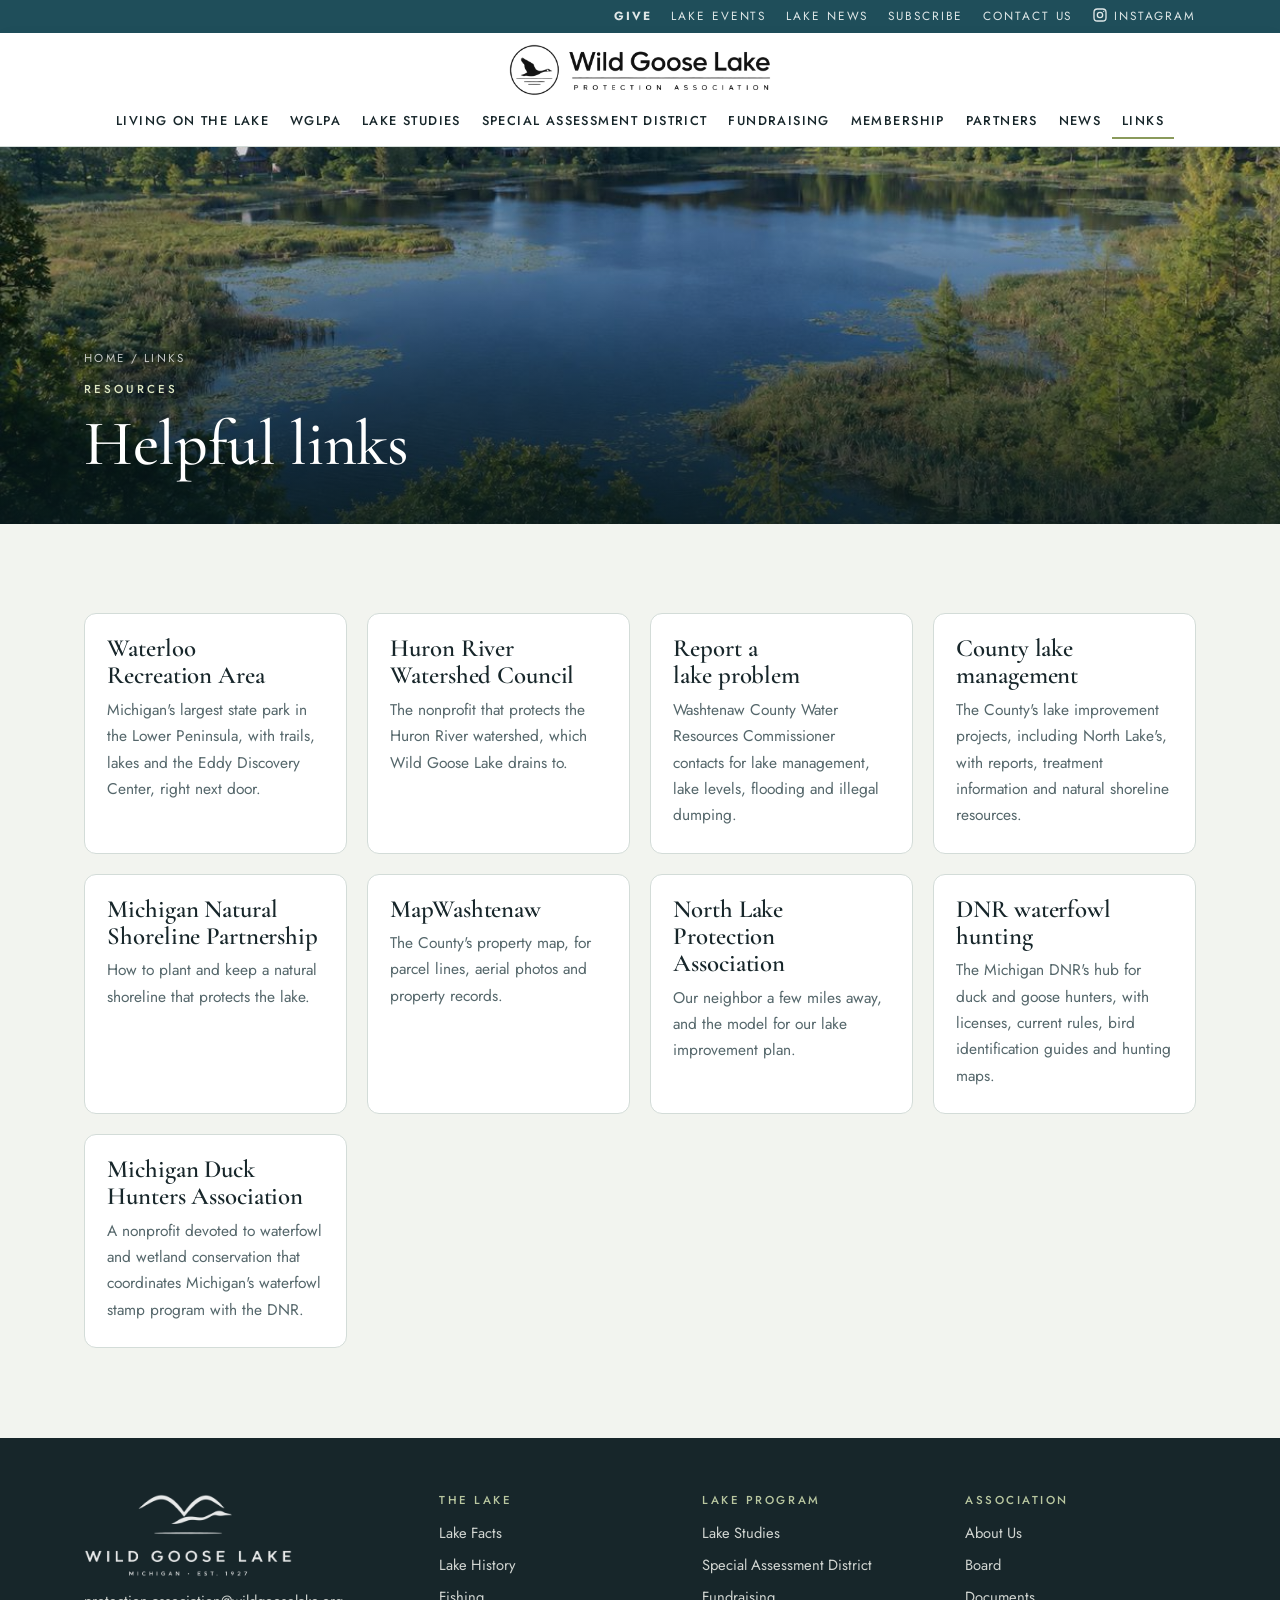
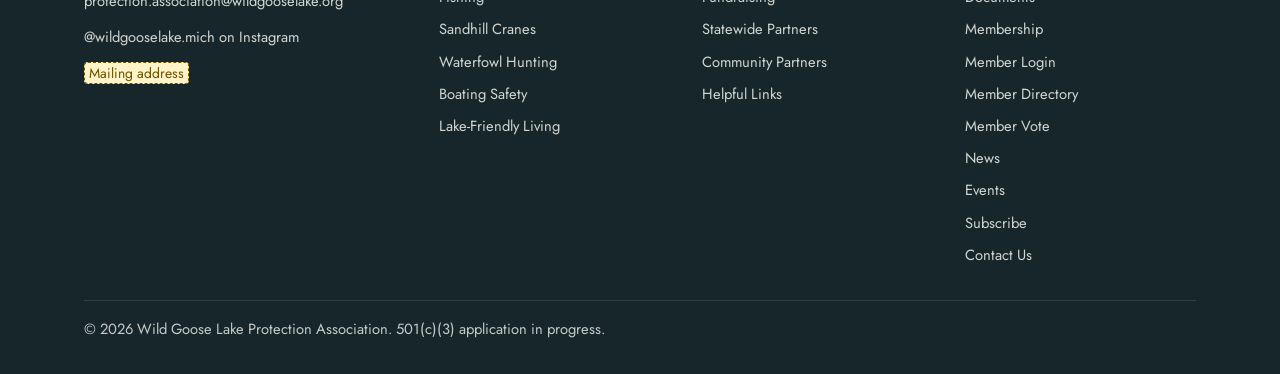
<file: links.html>
<!doctype html><html lang="en"><head><meta charset="utf-8"><meta name="viewport" content="width=device-width, initial-scale=1">
<title>Helpful Links | Wild Goose Lake Protection Association</title>
<meta name="description" content="The Wild Goose Lake Protection Association works to keep Wild Goose Lake clean, healthy and enjoyable for everyone.">
<link rel="icon" type="image/png" href="assets/favicon.png">
<link rel="apple-touch-icon" href="assets/apple-touch-icon.png">
<link rel="preconnect" href="https://fonts.googleapis.com">
<link rel="preconnect" href="https://fonts.gstatic.com" crossorigin>
<link rel="stylesheet" href="https://fonts.googleapis.com/css2?family=Cormorant+Garamond:ital,wght@0,500;0,600;1,500;1,600&family=Jost:wght@300;400;500&display=swap">
<link rel="stylesheet" href="assets/site.css">
</head><body>

<a class="skip" href="#main">Skip to content</a>
<div class="topbar"><div class="wrap">
  <a href="fundraising.html#give"><strong>Give</strong></a><a href="news.html#events">Lake Events</a><a href="news.html#news">Lake News</a><a href="association.html#subscribe">Subscribe</a><a href="association.html#contact">Contact Us</a><a href="https://www.instagram.com/wildgooselake.mich/" target="_blank" rel="noopener"><svg aria-hidden="true" viewBox="0 0 24 24" width="16" height="16" fill="none" stroke="currentColor" stroke-width="2" style="vertical-align:-3px;margin-right:.35rem"><rect x="3" y="3" width="18" height="18" rx="5"/><circle cx="12" cy="12" r="4"/><circle cx="17.5" cy="6.5" r="1" fill="currentColor" stroke="none"/></svg>Instagram</a>
</div></div>

<header class="site"><div class="wrap">
  <a class="brand" href="index.html" aria-label="Wild Goose Lake Protection Association home">
    <img class="logo" src="assets/logo.png" alt="Wild Goose Lake Protection Association" width="809" height="160">
  </a>
  <button class="menu-btn" id="menu-btn" aria-expanded="false" aria-controls="main-nav">Menu</button>
  <nav class="main" id="main-nav" aria-label="Main">
    <ul>
      <li><a href="lake.html#living">Living on the Lake</a>
        <ul class="sub"><li><a href="lake.html#facts">Lake Facts</a></li><li><a href="lake.html#history">Lake History</a></li><li><a href="lake.html#fishing">Fishing</a></li><li><a href="lake.html#cranes">Sandhill Cranes</a></li><li><a href="lake.html#hunting">Waterfowl Hunting</a></li><li><a href="lake.html#safety">Boating Safety</a></li><li><a href="lake.html#stewardship">Lake-Friendly Living</a></li></ul></li>
      <li><a href="association.html#about">WGLPA</a>
        <ul class="sub"><li><a href="association.html#about">Mission &amp; Activities</a></li><li><a href="association.html#board">Board</a></li><li><a href="association.html#documents">Documents</a></li></ul></li>
      <li><a href="studies.html#studies">Lake Studies</a>
        <ul class="sub"><li><a href="studies.html#studies">Water Quality Monitoring</a></li><li><a href="studies.html#studies">Aquatic Plants &amp; Invasives</a></li><li><a href="studies.html#reports">Reports Archive</a></li></ul></li>
      <li><a href="assessment.html#assessment">Special Assessment District</a></li>
      <li><a href="fundraising.html#fundraising">Fundraising</a>
        <ul class="sub"><li><a href="fundraising.html#give">Lake Program Fund</a></li></ul></li>
      <li><a href="membership.html#join">Membership</a>
        <ul class="sub"><li><a href="membership.html#join">Join &amp; Dues</a></li><li><a href="members/">Member Login</a></li><li><a href="members/directory.html">Member Directory</a></li><li><a href="members/vote.html">Member Vote</a></li></ul></li>
      <li><a href="partners.html#partners">Partners</a>
        <ul class="sub"><li><a href="partners.html#partners">Statewide Partners</a></li><li><a href="partners.html#community-partners">Community Partners</a></li></ul></li>
      <li><a href="news.html#news">News</a></li>
      <li><a href="#links" aria-current="page">Links</a></li>
    </ul>
  </nav>
</div></header>

<main id="main">
  <section class="page-hero">
    <img src="assets/img/facts.jpg" alt="" width="1200" height="900" fetchpriority="high">
    <div class="wrap">
      <p class="crumbs"><a href="index.html">Home</a> <span aria-hidden="true">/</span> Links</p>
      <span class="eyebrow">Resources</span>
      <h1>Helpful links</h1>
    </div>
  </section>

  <section class="band" id="links">
    <div class="wrap">
      <div class="cards">
        <a class="card" href="https://www.michigan.gov/recsearch/parks/waterloo"><div class="body"><h3>Waterloo Recreation Area</h3><p>Michigan's largest state park in the Lower Peninsula, with trails, lakes and the Eddy Discovery Center, right next door.</p></div></a>
        <a class="card" href="https://www.hrwc.org/"><div class="body"><h3>Huron River Watershed Council</h3><p>The nonprofit that protects the Huron River watershed, which Wild Goose Lake drains to.</p></div></a>
        <a class="card" href="https://www.washtenaw.org/water-resources-contact-information" target="_blank" rel="noopener"><div class="body"><h3>Report a lake problem</h3><p>Washtenaw County Water Resources Commissioner contacts for lake management, lake levels, flooding and illegal dumping.</p></div></a>
        <a class="card" href="https://www.washtenaw.org/lake-management-resources" target="_blank" rel="noopener"><div class="body"><h3>County lake management</h3><p>The County's lake improvement projects, including North Lake's, with reports, treatment information and natural shoreline resources.</p></div></a>
        <a class="card" href="https://www.shorelinepartnership.org/" target="_blank" rel="noopener"><div class="body"><h3>Michigan Natural Shoreline Partnership</h3><p>How to plant and keep a natural shoreline that protects the lake.</p></div></a>
        <a class="card" href="https://www.washtenaw.org/mapwashtenaw" target="_blank" rel="noopener"><div class="body"><h3>MapWashtenaw</h3><p>The County's property map, for parcel lines, aerial photos and property records.</p></div></a>
        <a class="card" href="https://www.northlaker.org/" target="_blank" rel="noopener"><div class="body"><h3>North Lake Protection Association</h3><p>Our neighbor a few miles away, and the model for our lake improvement plan.</p></div></a>
        <a class="card" href="https://www.michigan.gov/dnr/things-to-do/hunting/waterfowl"><div class="body"><h3>DNR waterfowl hunting</h3><p>The Michigan DNR's hub for duck and goose hunters, with licenses, current rules, bird identification guides and hunting maps.</p></div></a>
        <a class="card" href="https://www.facebook.com/groups/146016626113/"><div class="body"><h3>Michigan Duck Hunters Association</h3><p>A nonprofit devoted to waterfowl and wetland conservation that coordinates Michigan's waterfowl stamp program with the DNR.</p></div></a>
      </div>
    </div>
  </section>
</main>

<footer class="site"><div class="wrap">
  <div class="f-brand"><img class="footer-logo" src="assets/logo-stacked.png" alt="Wild Goose Lake Protection Association" width="1045" height="420"><p><a class="email" href="mailto:protection.association@wildgooselake.org">protection.association@wildgooselake.org</a></p><p><a href="https://www.instagram.com/wildgooselake.mich/" target="_blank" rel="noopener">@wildgooselake.mich on Instagram</a></p><p><em class="ph">Mailing address</em></p></div>
  <div><h2 class="f-h">The lake</h2><ul><li><a href="lake.html#facts">Lake Facts</a></li><li><a href="lake.html#history">Lake History</a></li><li><a href="lake.html#fishing">Fishing</a></li><li><a href="lake.html#cranes">Sandhill Cranes</a></li><li><a href="lake.html#hunting">Waterfowl Hunting</a></li><li><a href="lake.html#safety">Boating Safety</a></li><li><a href="lake.html#stewardship">Lake-Friendly Living</a></li></ul></div>
  <div><h2 class="f-h">Lake program</h2><ul><li><a href="studies.html#studies">Lake Studies</a></li><li><a href="assessment.html#assessment">Special Assessment District</a></li><li><a href="fundraising.html#fundraising">Fundraising</a></li><li><a href="partners.html#partners">Statewide Partners</a></li><li><a href="partners.html#community-partners">Community Partners</a></li><li><a href="#links">Helpful Links</a></li></ul></div>
  <div><h2 class="f-h">Association</h2><ul><li><a href="association.html#about">About Us</a></li><li><a href="association.html#board">Board</a></li><li><a href="association.html#documents">Documents</a></li><li><a href="membership.html#join">Membership</a></li><li><a href="members/">Member Login</a></li><li><a href="members/directory.html">Member Directory</a></li><li><a href="members/vote.html">Member Vote</a></li><li><a href="news.html#news">News</a></li><li><a href="news.html#events">Events</a></li><li><a href="association.html#subscribe">Subscribe</a></li><li><a href="association.html#contact">Contact Us</a></li></ul></div>
  <p class="legal">© 2026 Wild Goose Lake Protection Association. 501(c)(3) application in progress.</p>
</div></footer>

<script src="assets/site.js" defer></script>
</body></html>
</file>
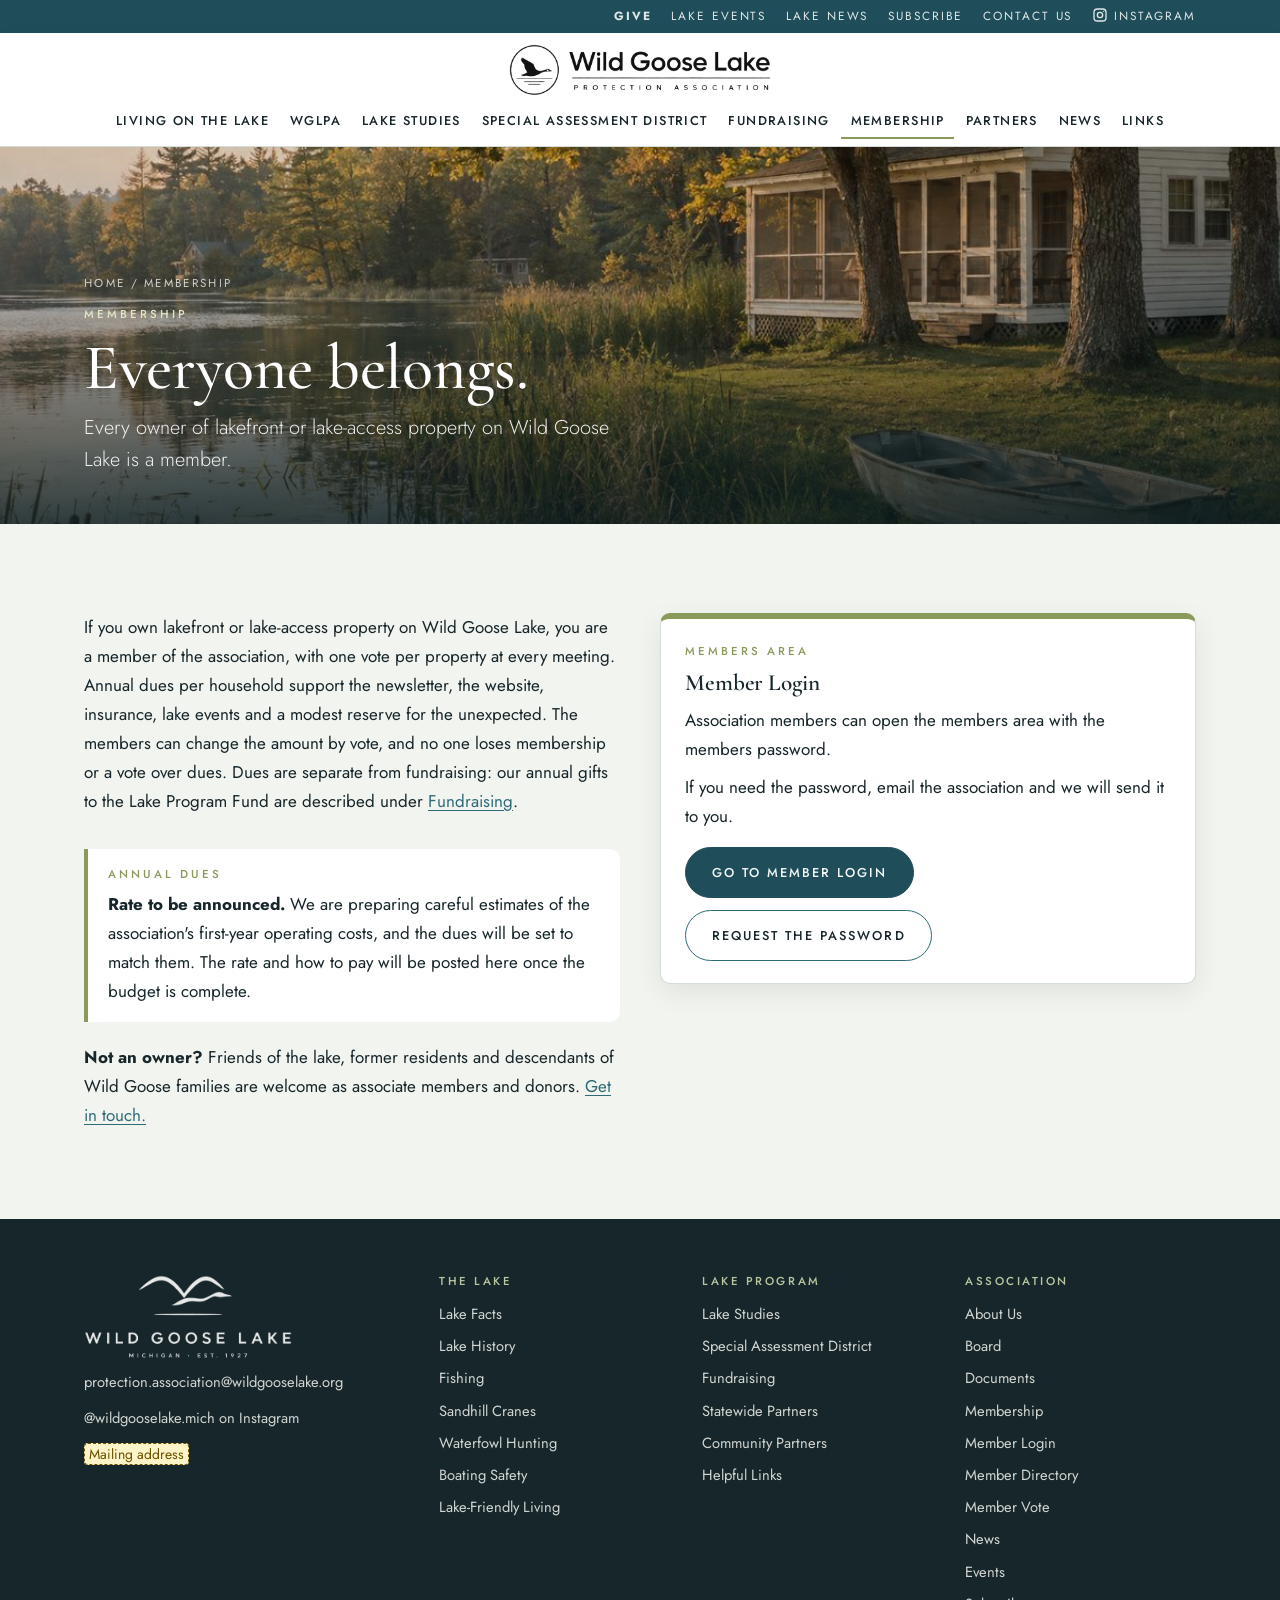
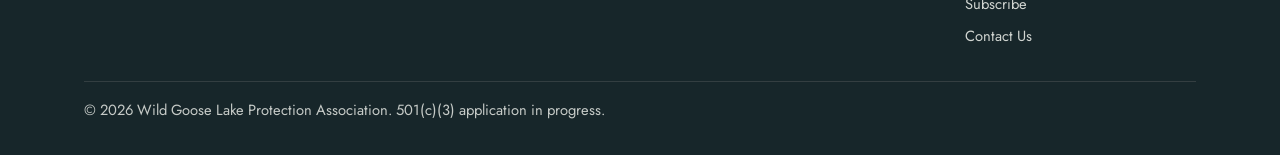
<file: membership.html>
<!doctype html><html lang="en"><head><meta charset="utf-8"><meta name="viewport" content="width=device-width, initial-scale=1">
<title>Membership | Wild Goose Lake Protection Association</title>
<meta name="description" content="The Wild Goose Lake Protection Association works to keep Wild Goose Lake clean, healthy and enjoyable for everyone.">
<link rel="icon" type="image/png" href="assets/favicon.png">
<link rel="apple-touch-icon" href="assets/apple-touch-icon.png">
<link rel="preconnect" href="https://fonts.googleapis.com">
<link rel="preconnect" href="https://fonts.gstatic.com" crossorigin>
<link rel="stylesheet" href="https://fonts.googleapis.com/css2?family=Cormorant+Garamond:ital,wght@0,500;0,600;1,500;1,600&family=Jost:wght@300;400;500&display=swap">
<link rel="stylesheet" href="assets/site.css">
</head><body>

<a class="skip" href="#main">Skip to content</a>
<div class="topbar"><div class="wrap">
  <a href="fundraising.html#give"><strong>Give</strong></a><a href="news.html#events">Lake Events</a><a href="news.html#news">Lake News</a><a href="association.html#subscribe">Subscribe</a><a href="association.html#contact">Contact Us</a><a href="https://www.instagram.com/wildgooselake.mich/" target="_blank" rel="noopener"><svg aria-hidden="true" viewBox="0 0 24 24" width="16" height="16" fill="none" stroke="currentColor" stroke-width="2" style="vertical-align:-3px;margin-right:.35rem"><rect x="3" y="3" width="18" height="18" rx="5"/><circle cx="12" cy="12" r="4"/><circle cx="17.5" cy="6.5" r="1" fill="currentColor" stroke="none"/></svg>Instagram</a>
</div></div>

<header class="site"><div class="wrap">
  <a class="brand" href="index.html" aria-label="Wild Goose Lake Protection Association home">
    <img class="logo" src="assets/logo.png" alt="Wild Goose Lake Protection Association" width="809" height="160">
  </a>
  <button class="menu-btn" id="menu-btn" aria-expanded="false" aria-controls="main-nav">Menu</button>
  <nav class="main" id="main-nav" aria-label="Main">
    <ul>
      <li><a href="lake.html#living">Living on the Lake</a>
        <ul class="sub"><li><a href="lake.html#facts">Lake Facts</a></li><li><a href="lake.html#history">Lake History</a></li><li><a href="lake.html#fishing">Fishing</a></li><li><a href="lake.html#cranes">Sandhill Cranes</a></li><li><a href="lake.html#hunting">Waterfowl Hunting</a></li><li><a href="lake.html#safety">Boating Safety</a></li><li><a href="lake.html#stewardship">Lake-Friendly Living</a></li></ul></li>
      <li><a href="association.html#about">WGLPA</a>
        <ul class="sub"><li><a href="association.html#about">Mission &amp; Activities</a></li><li><a href="association.html#board">Board</a></li><li><a href="association.html#documents">Documents</a></li></ul></li>
      <li><a href="studies.html#studies">Lake Studies</a>
        <ul class="sub"><li><a href="studies.html#studies">Water Quality Monitoring</a></li><li><a href="studies.html#studies">Aquatic Plants &amp; Invasives</a></li><li><a href="studies.html#reports">Reports Archive</a></li></ul></li>
      <li><a href="assessment.html#assessment">Special Assessment District</a></li>
      <li><a href="fundraising.html#fundraising">Fundraising</a>
        <ul class="sub"><li><a href="fundraising.html#give">Lake Program Fund</a></li></ul></li>
      <li><a href="#join" aria-current="page">Membership</a>
        <ul class="sub"><li><a href="#join">Join &amp; Dues</a></li><li><a href="members/">Member Login</a></li><li><a href="members/directory.html">Member Directory</a></li><li><a href="members/vote.html">Member Vote</a></li></ul></li>
      <li><a href="partners.html#partners">Partners</a>
        <ul class="sub"><li><a href="partners.html#partners">Statewide Partners</a></li><li><a href="partners.html#community-partners">Community Partners</a></li></ul></li>
      <li><a href="news.html#news">News</a></li>
      <li><a href="links.html#links">Links</a></li>
    </ul>
  </nav>
</div></header>

<main id="main">
  <section class="page-hero">
    <img src="assets/img/history.jpg" alt="" width="1200" height="900" fetchpriority="high">
    <div class="wrap">
      <p class="crumbs"><a href="index.html">Home</a> <span aria-hidden="true">/</span> Membership</p>
      <span class="eyebrow">Membership</span>
      <h1>Everyone belongs.</h1>
      <p class="lede">Every owner of lakefront or lake-access property on Wild Goose Lake is a member.</p>
    </div>
  </section>

  <section class="band" id="join">
    <div class="wrap two">
      <div>
        <p>If you own lakefront or lake-access property on Wild Goose Lake, you are a member of the association, with one vote per property at every meeting. Annual dues per household support the newsletter, the website, insurance, lake events and a modest reserve for the unexpected. The members can change the amount by vote, and no one loses membership or a vote over dues. Dues are separate from fundraising: our annual gifts to the Lake Program Fund are described under <a href="fundraising.html#fundraising">Fundraising</a>.</p>
        <div class="dues-note"><span class="eyebrow">Annual dues</span><p><strong>Rate to be announced.</strong> We are preparing careful estimates of the association's first-year operating costs, and the dues will be set to match them. The rate and how to pay will be posted here once the budget is complete.</p></div>
        <p><strong>Not an owner?</strong> Friends of the lake, former residents and descendants of Wild Goose families are welcome as associate members and donors. <a href="association.html#contact">Get in touch.</a></p>
      </div>
      <div>
        <div class="login-card" id="member-login">
          <span class="eyebrow">Members area</span>
          <h3>Member Login</h3>
          <p>Association members can open the members area with the members password.</p>
          <p>If you need the password, email the association and we will send it to you.</p>
          <div class="btns"><a class="btn solid" href="members/">Go to Member Login</a><a class="btn ghost" href="mailto:protection.association@wildgooselake.org?subject=Members%20area%20password">Request the password</a></div>
        </div>
      </div>
    </div>
  </section>
</main>

<footer class="site"><div class="wrap">
  <div class="f-brand"><img class="footer-logo" src="assets/logo-stacked.png" alt="Wild Goose Lake Protection Association" width="1045" height="420"><p><a class="email" href="mailto:protection.association@wildgooselake.org">protection.association@wildgooselake.org</a></p><p><a href="https://www.instagram.com/wildgooselake.mich/" target="_blank" rel="noopener">@wildgooselake.mich on Instagram</a></p><p><em class="ph">Mailing address</em></p></div>
  <div><h2 class="f-h">The lake</h2><ul><li><a href="lake.html#facts">Lake Facts</a></li><li><a href="lake.html#history">Lake History</a></li><li><a href="lake.html#fishing">Fishing</a></li><li><a href="lake.html#cranes">Sandhill Cranes</a></li><li><a href="lake.html#hunting">Waterfowl Hunting</a></li><li><a href="lake.html#safety">Boating Safety</a></li><li><a href="lake.html#stewardship">Lake-Friendly Living</a></li></ul></div>
  <div><h2 class="f-h">Lake program</h2><ul><li><a href="studies.html#studies">Lake Studies</a></li><li><a href="assessment.html#assessment">Special Assessment District</a></li><li><a href="fundraising.html#fundraising">Fundraising</a></li><li><a href="partners.html#partners">Statewide Partners</a></li><li><a href="partners.html#community-partners">Community Partners</a></li><li><a href="links.html#links">Helpful Links</a></li></ul></div>
  <div><h2 class="f-h">Association</h2><ul><li><a href="association.html#about">About Us</a></li><li><a href="association.html#board">Board</a></li><li><a href="association.html#documents">Documents</a></li><li><a href="#join">Membership</a></li><li><a href="members/">Member Login</a></li><li><a href="members/directory.html">Member Directory</a></li><li><a href="members/vote.html">Member Vote</a></li><li><a href="news.html#news">News</a></li><li><a href="news.html#events">Events</a></li><li><a href="association.html#subscribe">Subscribe</a></li><li><a href="association.html#contact">Contact Us</a></li></ul></div>
  <p class="legal">© 2026 Wild Goose Lake Protection Association. 501(c)(3) application in progress.</p>
</div></footer>

<script src="assets/site.js" defer></script>
</body></html>
</file>
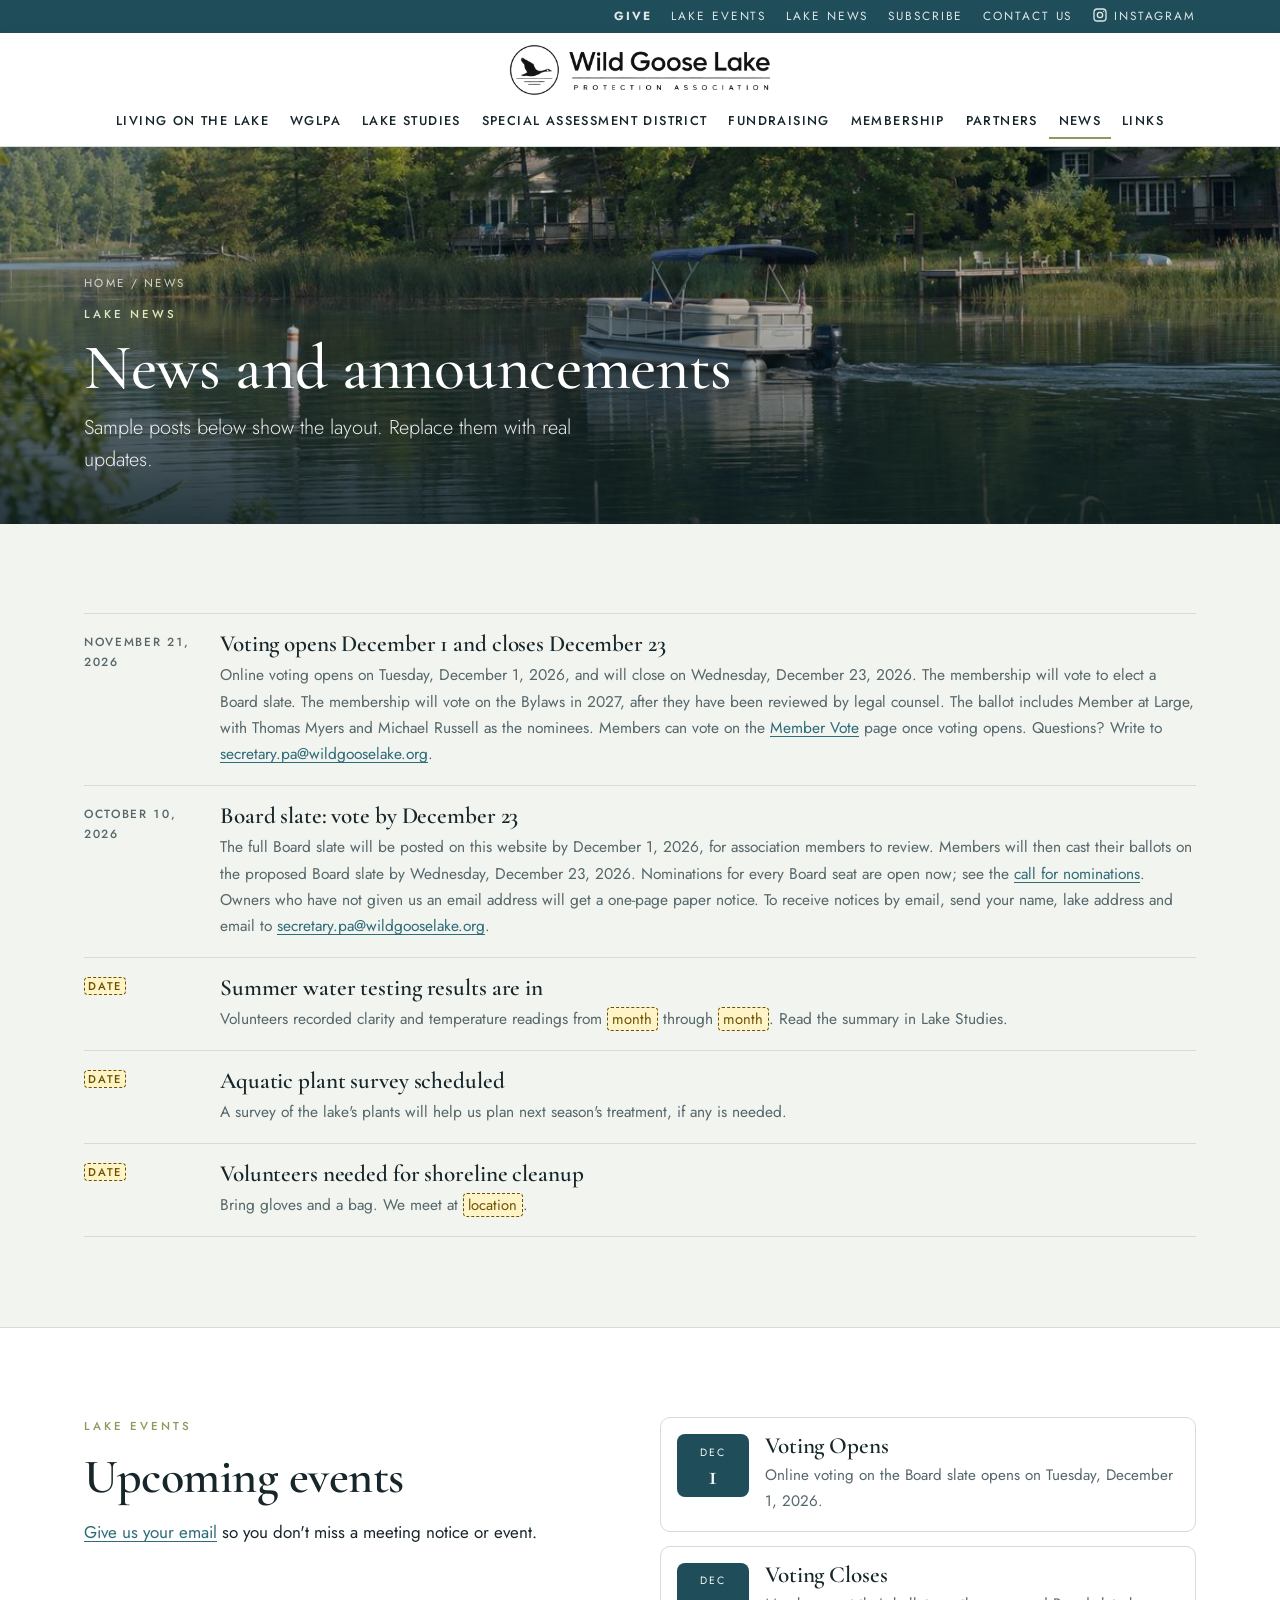
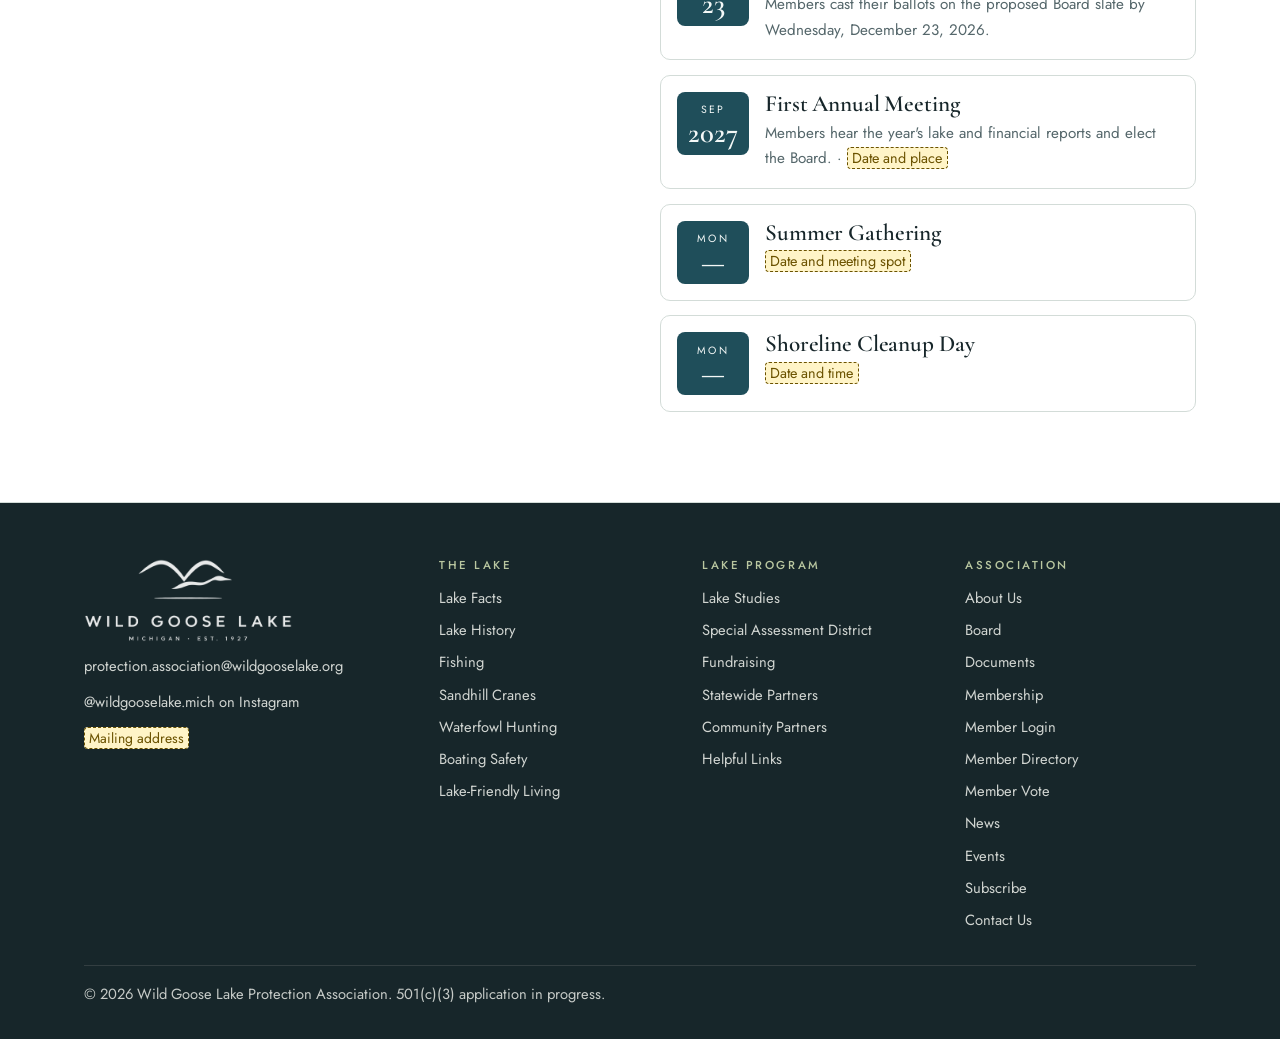
<file: news.html>
<!doctype html><html lang="en"><head><meta charset="utf-8"><meta name="viewport" content="width=device-width, initial-scale=1">
<title>News and Events | Wild Goose Lake Protection Association</title>
<meta name="description" content="The Wild Goose Lake Protection Association works to keep Wild Goose Lake clean, healthy and enjoyable for everyone.">
<link rel="icon" type="image/png" href="assets/favicon.png">
<link rel="apple-touch-icon" href="assets/apple-touch-icon.png">
<link rel="preconnect" href="https://fonts.googleapis.com">
<link rel="preconnect" href="https://fonts.gstatic.com" crossorigin>
<link rel="stylesheet" href="https://fonts.googleapis.com/css2?family=Cormorant+Garamond:ital,wght@0,500;0,600;1,500;1,600&family=Jost:wght@300;400;500&display=swap">
<link rel="stylesheet" href="assets/site.css">
</head><body>

<a class="skip" href="#main">Skip to content</a>
<div class="topbar"><div class="wrap">
  <a href="fundraising.html#give"><strong>Give</strong></a><a href="#events">Lake Events</a><a href="#news">Lake News</a><a href="association.html#subscribe">Subscribe</a><a href="association.html#contact">Contact Us</a><a href="https://www.instagram.com/wildgooselake.mich/" target="_blank" rel="noopener"><svg aria-hidden="true" viewBox="0 0 24 24" width="16" height="16" fill="none" stroke="currentColor" stroke-width="2" style="vertical-align:-3px;margin-right:.35rem"><rect x="3" y="3" width="18" height="18" rx="5"/><circle cx="12" cy="12" r="4"/><circle cx="17.5" cy="6.5" r="1" fill="currentColor" stroke="none"/></svg>Instagram</a>
</div></div>

<header class="site"><div class="wrap">
  <a class="brand" href="index.html" aria-label="Wild Goose Lake Protection Association home">
    <img class="logo" src="assets/logo.png" alt="Wild Goose Lake Protection Association" width="809" height="160">
  </a>
  <button class="menu-btn" id="menu-btn" aria-expanded="false" aria-controls="main-nav">Menu</button>
  <nav class="main" id="main-nav" aria-label="Main">
    <ul>
      <li><a href="lake.html#living">Living on the Lake</a>
        <ul class="sub"><li><a href="lake.html#facts">Lake Facts</a></li><li><a href="lake.html#history">Lake History</a></li><li><a href="lake.html#fishing">Fishing</a></li><li><a href="lake.html#cranes">Sandhill Cranes</a></li><li><a href="lake.html#hunting">Waterfowl Hunting</a></li><li><a href="lake.html#safety">Boating Safety</a></li><li><a href="lake.html#stewardship">Lake-Friendly Living</a></li></ul></li>
      <li><a href="association.html#about">WGLPA</a>
        <ul class="sub"><li><a href="association.html#about">Mission &amp; Activities</a></li><li><a href="association.html#board">Board</a></li><li><a href="association.html#documents">Documents</a></li></ul></li>
      <li><a href="studies.html#studies">Lake Studies</a>
        <ul class="sub"><li><a href="studies.html#studies">Water Quality Monitoring</a></li><li><a href="studies.html#studies">Aquatic Plants &amp; Invasives</a></li><li><a href="studies.html#reports">Reports Archive</a></li></ul></li>
      <li><a href="assessment.html#assessment">Special Assessment District</a></li>
      <li><a href="fundraising.html#fundraising">Fundraising</a>
        <ul class="sub"><li><a href="fundraising.html#give">Lake Program Fund</a></li></ul></li>
      <li><a href="membership.html#join">Membership</a>
        <ul class="sub"><li><a href="membership.html#join">Join &amp; Dues</a></li><li><a href="members/">Member Login</a></li><li><a href="members/directory.html">Member Directory</a></li><li><a href="members/vote.html">Member Vote</a></li></ul></li>
      <li><a href="partners.html#partners">Partners</a>
        <ul class="sub"><li><a href="partners.html#partners">Statewide Partners</a></li><li><a href="partners.html#community-partners">Community Partners</a></li></ul></li>
      <li><a href="#news" aria-current="page">News</a></li>
      <li><a href="links.html#links">Links</a></li>
    </ul>
  </nav>
</div></header>

<main id="main">
  <section class="page-hero">
    <img src="assets/img/safety.jpg" alt="" width="1200" height="900" fetchpriority="high">
    <div class="wrap">
      <p class="crumbs"><a href="index.html">Home</a> <span aria-hidden="true">/</span> News</p>
      <span class="eyebrow">Lake news</span>
      <h1>News and announcements</h1>
      <p class="lede">Sample posts below show the layout. Replace them with real updates.</p>
    </div>
  </section>

  <section class="band" id="news">
    <div class="wrap">
      <div class="news">
        <article><time datetime="2026-11-21">November 21, 2026</time><div><h3>Voting opens December 1 and closes December 23</h3><p>Online voting opens on Tuesday, December 1, 2026, and will close on Wednesday, December 23, 2026. The membership will vote to elect a Board slate. The membership will vote on the Bylaws in 2027, after they have been reviewed by legal counsel. The ballot includes Member at Large, with Thomas Myers and Michael Russell as the nominees. Members can vote on the <a href="members/vote.html">Member Vote</a> page once voting opens. Questions? Write to <a class="email" href="mailto:secretary.pa@wildgooselake.org">secretary.pa@wildgooselake.org</a>.</p></div></article>
        <article><time datetime="2026-10-10">October 10, 2026</time><div><h3>Board slate: vote by December 23</h3><p>The full Board slate will be posted on this website by December 1, 2026, for association members to review. Members will then cast their ballots on the proposed Board slate by Wednesday, December 23, 2026. Nominations for every Board seat are open now; see the <a href="association.html#nominations">call for nominations</a>. Owners who have not given us an email address will get a one-page paper notice. To receive notices by email, send your name, lake address and email to <a class="email" href="mailto:secretary.pa@wildgooselake.org">secretary.pa@wildgooselake.org</a>.</p></div></article>
        <article><time><em class="ph">Date</em></time><div><h3>Summer water testing results are in</h3><p>Volunteers recorded clarity and temperature readings from <em class="ph">month</em> through <em class="ph">month</em>. Read the summary in Lake Studies.</p></div></article>
        <article><time><em class="ph">Date</em></time><div><h3>Aquatic plant survey scheduled</h3><p>A survey of the lake's plants will help us plan next season's treatment, if any is needed.</p></div></article>
        <article><time><em class="ph">Date</em></time><div><h3>Volunteers needed for shoreline cleanup</h3><p>Bring gloves and a bag. We meet at <em class="ph">location</em>.</p></div></article>
      </div>
    </div>
  </section>

  <section class="band alt" id="events">
    <div class="wrap two">
      <div>
        <span class="eyebrow">Lake events</span>
        <h2>Upcoming events</h2>
        <p><a href="association.html#subscribe">Give us your email</a> so you don't miss a meeting notice or event.</p>
      </div>
      <div class="events">
        <div class="event"><div class="date"><span>Dec</span><b>1</b></div><div><h3>Voting Opens</h3><p>Online voting on the Board slate opens on Tuesday, December 1, 2026.</p></div></div>
        <div class="event"><div class="date"><span>Dec</span><b>23</b></div><div><h3>Voting Closes</h3><p>Members cast their ballots on the proposed Board slate by Wednesday, December 23, 2026.</p></div></div>
        <div class="event"><div class="date"><span>Sep</span><b>2027</b></div><div><h3>First Annual Meeting</h3><p>Members hear the year's lake and financial reports and elect the Board. · <em class="ph">Date and place</em></p></div></div>
        <div class="event"><div class="date"><span>Mon</span><b>—</b></div><div><h3>Summer Gathering</h3><p><em class="ph">Date and meeting spot</em></p></div></div>
        <div class="event"><div class="date"><span>Mon</span><b>—</b></div><div><h3>Shoreline Cleanup Day</h3><p><em class="ph">Date and time</em></p></div></div>
      </div>
    </div>
  </section>
</main>

<footer class="site"><div class="wrap">
  <div class="f-brand"><img class="footer-logo" src="assets/logo-stacked.png" alt="Wild Goose Lake Protection Association" width="1045" height="420"><p><a class="email" href="mailto:protection.association@wildgooselake.org">protection.association@wildgooselake.org</a></p><p><a href="https://www.instagram.com/wildgooselake.mich/" target="_blank" rel="noopener">@wildgooselake.mich on Instagram</a></p><p><em class="ph">Mailing address</em></p></div>
  <div><h2 class="f-h">The lake</h2><ul><li><a href="lake.html#facts">Lake Facts</a></li><li><a href="lake.html#history">Lake History</a></li><li><a href="lake.html#fishing">Fishing</a></li><li><a href="lake.html#cranes">Sandhill Cranes</a></li><li><a href="lake.html#hunting">Waterfowl Hunting</a></li><li><a href="lake.html#safety">Boating Safety</a></li><li><a href="lake.html#stewardship">Lake-Friendly Living</a></li></ul></div>
  <div><h2 class="f-h">Lake program</h2><ul><li><a href="studies.html#studies">Lake Studies</a></li><li><a href="assessment.html#assessment">Special Assessment District</a></li><li><a href="fundraising.html#fundraising">Fundraising</a></li><li><a href="partners.html#partners">Statewide Partners</a></li><li><a href="partners.html#community-partners">Community Partners</a></li><li><a href="links.html#links">Helpful Links</a></li></ul></div>
  <div><h2 class="f-h">Association</h2><ul><li><a href="association.html#about">About Us</a></li><li><a href="association.html#board">Board</a></li><li><a href="association.html#documents">Documents</a></li><li><a href="membership.html#join">Membership</a></li><li><a href="members/">Member Login</a></li><li><a href="members/directory.html">Member Directory</a></li><li><a href="members/vote.html">Member Vote</a></li><li><a href="#news">News</a></li><li><a href="#events">Events</a></li><li><a href="association.html#subscribe">Subscribe</a></li><li><a href="association.html#contact">Contact Us</a></li></ul></div>
  <p class="legal">© 2026 Wild Goose Lake Protection Association. 501(c)(3) application in progress.</p>
</div></footer>

<script src="assets/site.js" defer></script>
</body></html>
</file>
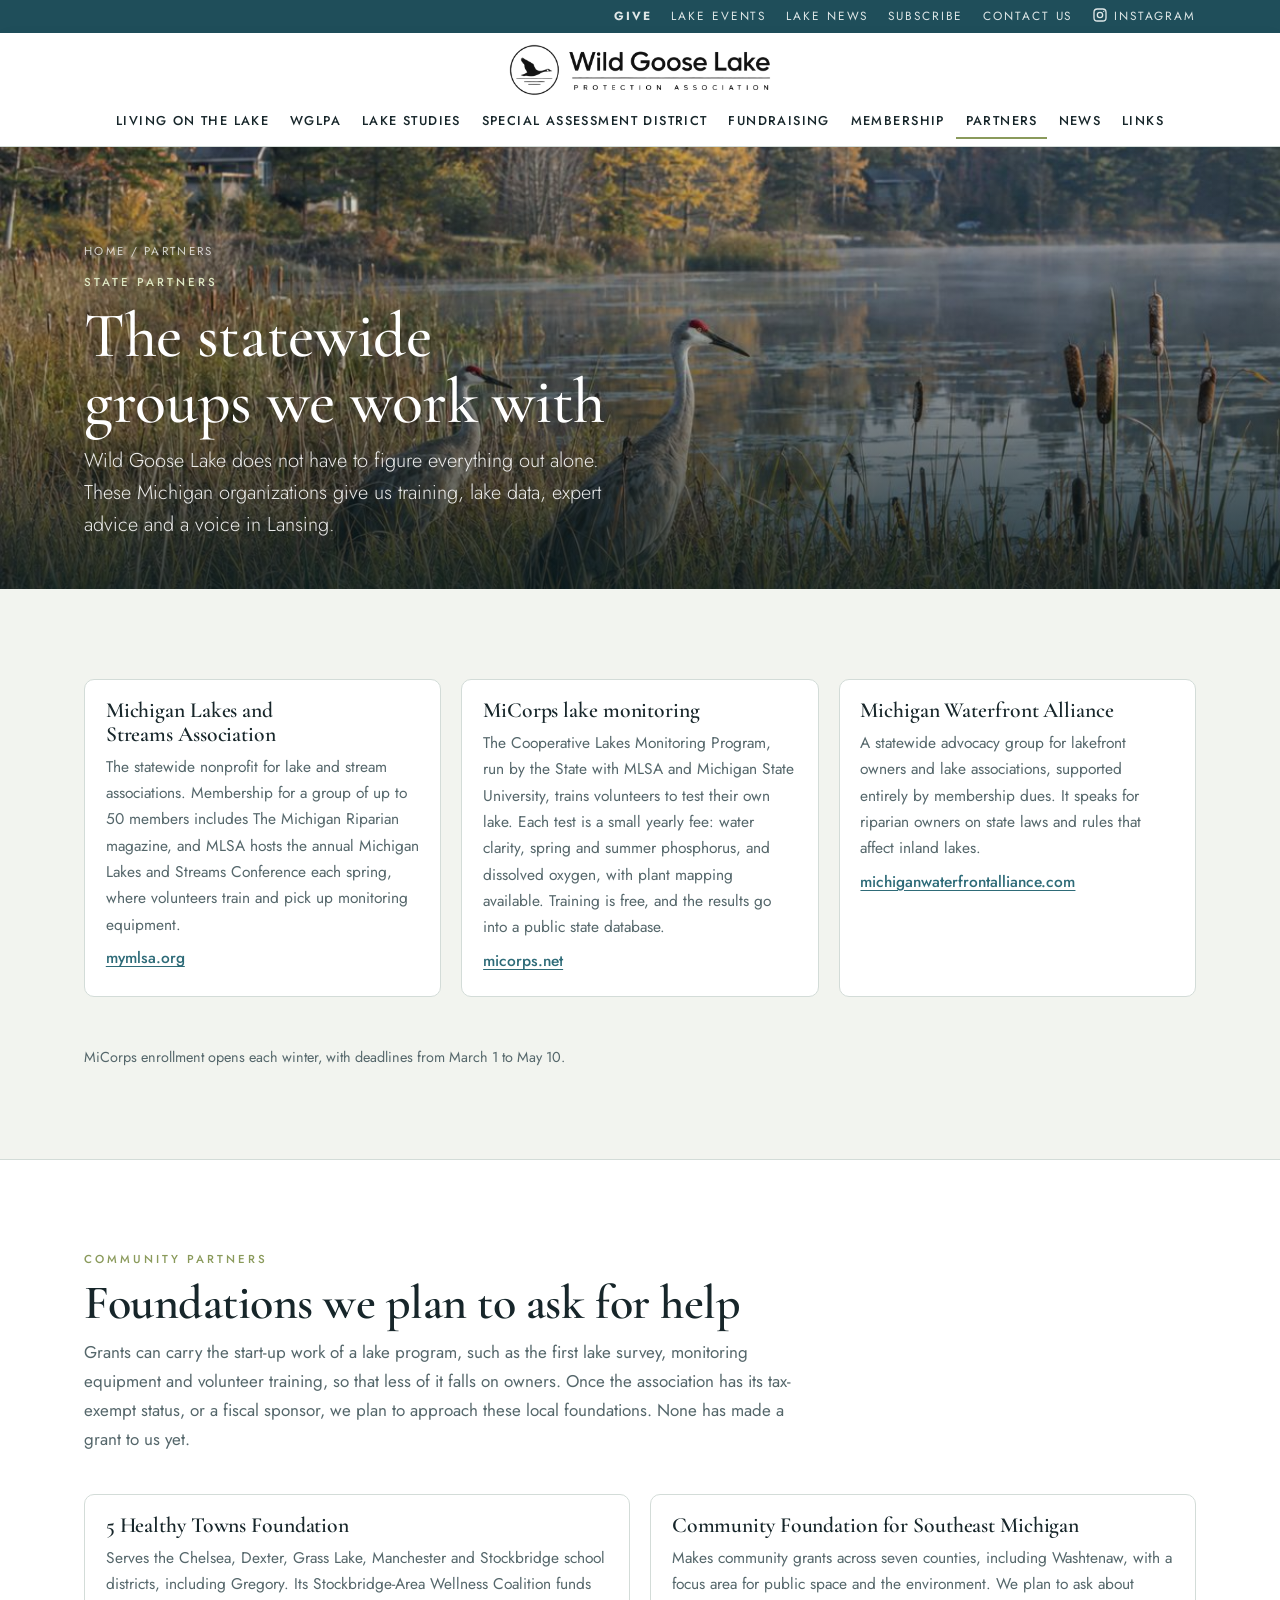
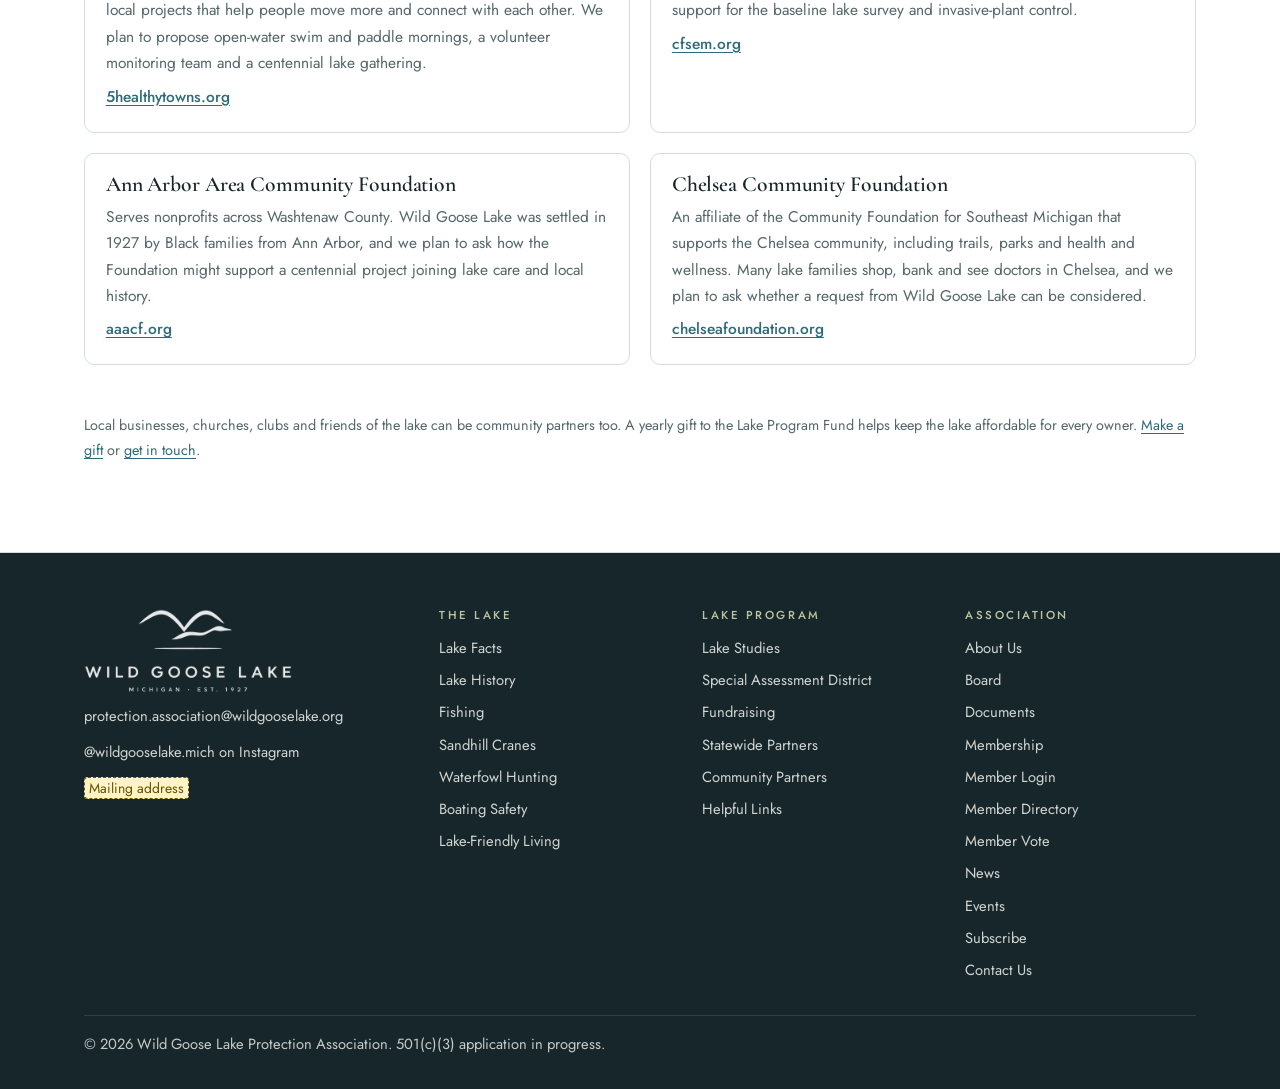
<file: partners.html>
<!doctype html><html lang="en"><head><meta charset="utf-8"><meta name="viewport" content="width=device-width, initial-scale=1">
<title>Partners | Wild Goose Lake Protection Association</title>
<meta name="description" content="The Wild Goose Lake Protection Association works to keep Wild Goose Lake clean, healthy and enjoyable for everyone.">
<link rel="icon" type="image/png" href="assets/favicon.png">
<link rel="apple-touch-icon" href="assets/apple-touch-icon.png">
<link rel="preconnect" href="https://fonts.googleapis.com">
<link rel="preconnect" href="https://fonts.gstatic.com" crossorigin>
<link rel="stylesheet" href="https://fonts.googleapis.com/css2?family=Cormorant+Garamond:ital,wght@0,500;0,600;1,500;1,600&family=Jost:wght@300;400;500&display=swap">
<link rel="stylesheet" href="assets/site.css">
</head><body>

<a class="skip" href="#main">Skip to content</a>
<div class="topbar"><div class="wrap">
  <a href="fundraising.html#give"><strong>Give</strong></a><a href="news.html#events">Lake Events</a><a href="news.html#news">Lake News</a><a href="association.html#subscribe">Subscribe</a><a href="association.html#contact">Contact Us</a><a href="https://www.instagram.com/wildgooselake.mich/" target="_blank" rel="noopener"><svg aria-hidden="true" viewBox="0 0 24 24" width="16" height="16" fill="none" stroke="currentColor" stroke-width="2" style="vertical-align:-3px;margin-right:.35rem"><rect x="3" y="3" width="18" height="18" rx="5"/><circle cx="12" cy="12" r="4"/><circle cx="17.5" cy="6.5" r="1" fill="currentColor" stroke="none"/></svg>Instagram</a>
</div></div>

<header class="site"><div class="wrap">
  <a class="brand" href="index.html" aria-label="Wild Goose Lake Protection Association home">
    <img class="logo" src="assets/logo.png" alt="Wild Goose Lake Protection Association" width="809" height="160">
  </a>
  <button class="menu-btn" id="menu-btn" aria-expanded="false" aria-controls="main-nav">Menu</button>
  <nav class="main" id="main-nav" aria-label="Main">
    <ul>
      <li><a href="lake.html#living">Living on the Lake</a>
        <ul class="sub"><li><a href="lake.html#facts">Lake Facts</a></li><li><a href="lake.html#history">Lake History</a></li><li><a href="lake.html#fishing">Fishing</a></li><li><a href="lake.html#cranes">Sandhill Cranes</a></li><li><a href="lake.html#hunting">Waterfowl Hunting</a></li><li><a href="lake.html#safety">Boating Safety</a></li><li><a href="lake.html#stewardship">Lake-Friendly Living</a></li></ul></li>
      <li><a href="association.html#about">WGLPA</a>
        <ul class="sub"><li><a href="association.html#about">Mission &amp; Activities</a></li><li><a href="association.html#board">Board</a></li><li><a href="association.html#documents">Documents</a></li></ul></li>
      <li><a href="studies.html#studies">Lake Studies</a>
        <ul class="sub"><li><a href="studies.html#studies">Water Quality Monitoring</a></li><li><a href="studies.html#studies">Aquatic Plants &amp; Invasives</a></li><li><a href="studies.html#reports">Reports Archive</a></li></ul></li>
      <li><a href="assessment.html#assessment">Special Assessment District</a></li>
      <li><a href="fundraising.html#fundraising">Fundraising</a>
        <ul class="sub"><li><a href="fundraising.html#give">Lake Program Fund</a></li></ul></li>
      <li><a href="membership.html#join">Membership</a>
        <ul class="sub"><li><a href="membership.html#join">Join &amp; Dues</a></li><li><a href="members/">Member Login</a></li><li><a href="members/directory.html">Member Directory</a></li><li><a href="members/vote.html">Member Vote</a></li></ul></li>
      <li><a href="#partners" aria-current="page">Partners</a>
        <ul class="sub"><li><a href="#partners">Statewide Partners</a></li><li><a href="#community-partners">Community Partners</a></li></ul></li>
      <li><a href="news.html#news">News</a></li>
      <li><a href="links.html#links">Links</a></li>
    </ul>
  </nav>
</div></header>

<main id="main">
  <section class="page-hero">
    <img src="assets/img/cranes.jpg" alt="" width="1200" height="900" fetchpriority="high">
    <div class="wrap">
      <p class="crumbs"><a href="index.html">Home</a> <span aria-hidden="true">/</span> Partners</p>
      <span class="eyebrow">State partners</span>
      <h1>The statewide groups we work with</h1>
      <p class="lede">Wild Goose Lake does not have to figure everything out alone. These Michigan organizations give us training, lake data, expert advice and a voice in Lansing.</p>
    </div>
  </section>

  <section class="band" id="partners">
    <div class="wrap">
      <div class="fun-facts partners">
        <div class="fact">
          <h3>Michigan Lakes and Streams Association</h3>
          <p>The statewide nonprofit for lake and stream associations. Membership for a group of up to 50 members includes The Michigan Riparian magazine, and MLSA hosts the annual Michigan Lakes and Streams Conference each spring, where volunteers train and pick up monitoring equipment.</p>
          <p><a href="https://mymlsa.org/new-memberships-renewals/lake-association-memberships/">mymlsa.org</a></p>
        </div>
        <div class="fact">
          <h3>MiCorps lake monitoring</h3>
          <p>The Cooperative Lakes Monitoring Program, run by the State with MLSA and Michigan State University, trains volunteers to test their own lake. Each test is a small yearly fee: water clarity, spring and summer phosphorus, and dissolved oxygen, with plant mapping available. Training is free, and the results go into a public state database.</p>
          <p><a href="https://www.micorps.net/lakes/monitor">micorps.net</a></p>
        </div>
        <div class="fact">
          <h3>Michigan Waterfront Alliance</h3>
          <p>A statewide advocacy group for lakefront owners and lake associations, supported entirely by membership dues. It speaks for riparian owners on state laws and rules that affect inland lakes.</p>
          <p><a href="https://michiganwaterfrontalliance.com/">michiganwaterfrontalliance.com</a></p>
        </div>
      </div>
      <p class="source-note">MiCorps enrollment opens each winter, with deadlines from March 1 to May 10.</p>
    </div>
  </section>

  <section class="band alt" id="community-partners">
    <div class="wrap">
      <div class="section-head">
        <span class="eyebrow">Community partners</span>
        <h2>Foundations we plan to ask for help</h2>
        <p>Grants can carry the start-up work of a lake program, such as the first lake survey, monitoring equipment and volunteer training, so that less of it falls on owners. Once the association has its tax-exempt status, or a fiscal sponsor, we plan to approach these local foundations. None has made a grant to us yet.</p>
      </div>
      <div class="fun-facts partners two-up">
        <div class="fact">
          <h3>5 Healthy Towns Foundation</h3>
          <p>Serves the Chelsea, Dexter, Grass Lake, Manchester and Stockbridge school districts, including Gregory. Its Stockbridge-Area Wellness Coalition funds local projects that help people move more and connect with each other. We plan to propose open-water swim and paddle mornings, a volunteer monitoring team and a centennial lake gathering.</p>
          <p><a href="https://www.5healthytowns.org/grants/">5healthytowns.org</a></p>
        </div>
        <div class="fact">
          <h3>Community Foundation for Southeast Michigan</h3>
          <p>Makes community grants across seven counties, including Washtenaw, with a focus area for public space and the environment. We plan to ask about support for the baseline lake survey and invasive-plant control.</p>
          <p><a href="https://cfsem.org/grants-endowment/">cfsem.org</a></p>
        </div>
        <div class="fact">
          <h3>Ann Arbor Area Community Foundation</h3>
          <p>Serves nonprofits across Washtenaw County. Wild Goose Lake was settled in 1927 by Black families from Ann Arbor, and we plan to ask how the Foundation might support a centennial project joining lake care and local history.</p>
          <p><a href="https://www.aaacf.org/">aaacf.org</a></p>
        </div>
        <div class="fact">
          <h3>Chelsea Community Foundation</h3>
          <p>An affiliate of the Community Foundation for Southeast Michigan that supports the Chelsea community, including trails, parks and health and wellness. Many lake families shop, bank and see doctors in Chelsea, and we plan to ask whether a request from Wild Goose Lake can be considered.</p>
          <p><a href="https://chelseafoundation.org/">chelseafoundation.org</a></p>
        </div>
      </div>
      <p class="source-note">Local businesses, churches, clubs and friends of the lake can be community partners too. A yearly gift to the Lake Program Fund helps keep the lake affordable for every owner. <a href="fundraising.html#give">Make a gift</a> or <a href="association.html#contact">get in touch</a>.</p>
    </div>
  </section>
</main>

<footer class="site"><div class="wrap">
  <div class="f-brand"><img class="footer-logo" src="assets/logo-stacked.png" alt="Wild Goose Lake Protection Association" width="1045" height="420"><p><a class="email" href="mailto:protection.association@wildgooselake.org">protection.association@wildgooselake.org</a></p><p><a href="https://www.instagram.com/wildgooselake.mich/" target="_blank" rel="noopener">@wildgooselake.mich on Instagram</a></p><p><em class="ph">Mailing address</em></p></div>
  <div><h2 class="f-h">The lake</h2><ul><li><a href="lake.html#facts">Lake Facts</a></li><li><a href="lake.html#history">Lake History</a></li><li><a href="lake.html#fishing">Fishing</a></li><li><a href="lake.html#cranes">Sandhill Cranes</a></li><li><a href="lake.html#hunting">Waterfowl Hunting</a></li><li><a href="lake.html#safety">Boating Safety</a></li><li><a href="lake.html#stewardship">Lake-Friendly Living</a></li></ul></div>
  <div><h2 class="f-h">Lake program</h2><ul><li><a href="studies.html#studies">Lake Studies</a></li><li><a href="assessment.html#assessment">Special Assessment District</a></li><li><a href="fundraising.html#fundraising">Fundraising</a></li><li><a href="#partners">Statewide Partners</a></li><li><a href="#community-partners">Community Partners</a></li><li><a href="links.html#links">Helpful Links</a></li></ul></div>
  <div><h2 class="f-h">Association</h2><ul><li><a href="association.html#about">About Us</a></li><li><a href="association.html#board">Board</a></li><li><a href="association.html#documents">Documents</a></li><li><a href="membership.html#join">Membership</a></li><li><a href="members/">Member Login</a></li><li><a href="members/directory.html">Member Directory</a></li><li><a href="members/vote.html">Member Vote</a></li><li><a href="news.html#news">News</a></li><li><a href="news.html#events">Events</a></li><li><a href="association.html#subscribe">Subscribe</a></li><li><a href="association.html#contact">Contact Us</a></li></ul></div>
  <p class="legal">© 2026 Wild Goose Lake Protection Association. 501(c)(3) application in progress.</p>
</div></footer>

<script src="assets/site.js" defer></script>
</body></html>
</file>
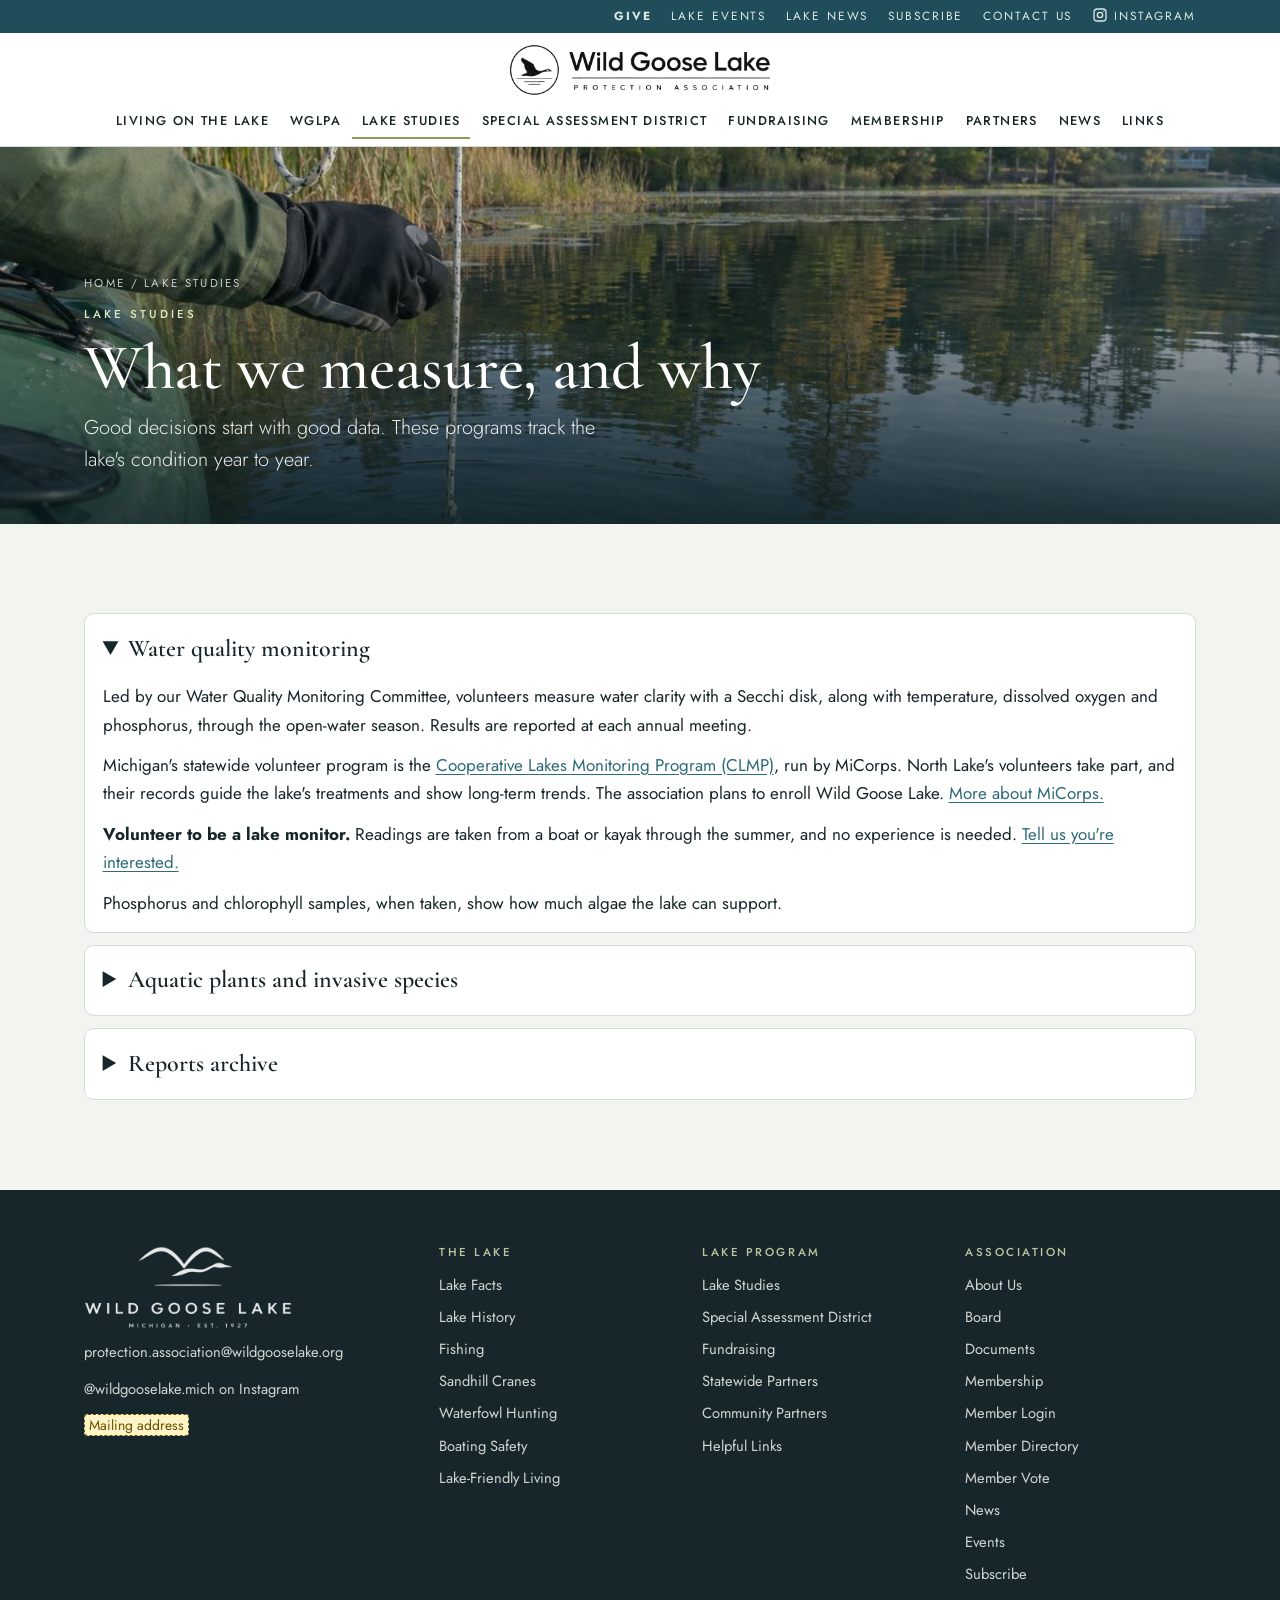
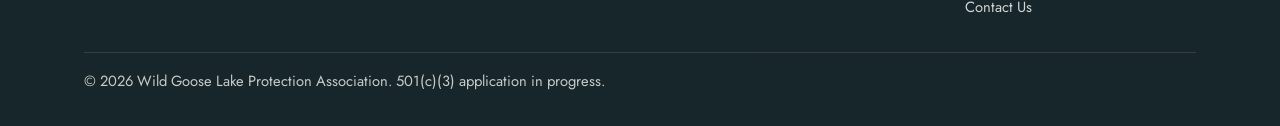
<file: studies.html>
<!doctype html><html lang="en"><head><meta charset="utf-8"><meta name="viewport" content="width=device-width, initial-scale=1">
<title>Lake Studies | Wild Goose Lake Protection Association</title>
<meta name="description" content="The Wild Goose Lake Protection Association works to keep Wild Goose Lake clean, healthy and enjoyable for everyone.">
<link rel="icon" type="image/png" href="assets/favicon.png">
<link rel="apple-touch-icon" href="assets/apple-touch-icon.png">
<link rel="preconnect" href="https://fonts.googleapis.com">
<link rel="preconnect" href="https://fonts.gstatic.com" crossorigin>
<link rel="stylesheet" href="https://fonts.googleapis.com/css2?family=Cormorant+Garamond:ital,wght@0,500;0,600;1,500;1,600&family=Jost:wght@300;400;500&display=swap">
<link rel="stylesheet" href="assets/site.css">
</head><body>

<a class="skip" href="#main">Skip to content</a>
<div class="topbar"><div class="wrap">
  <a href="fundraising.html#give"><strong>Give</strong></a><a href="news.html#events">Lake Events</a><a href="news.html#news">Lake News</a><a href="association.html#subscribe">Subscribe</a><a href="association.html#contact">Contact Us</a><a href="https://www.instagram.com/wildgooselake.mich/" target="_blank" rel="noopener"><svg aria-hidden="true" viewBox="0 0 24 24" width="16" height="16" fill="none" stroke="currentColor" stroke-width="2" style="vertical-align:-3px;margin-right:.35rem"><rect x="3" y="3" width="18" height="18" rx="5"/><circle cx="12" cy="12" r="4"/><circle cx="17.5" cy="6.5" r="1" fill="currentColor" stroke="none"/></svg>Instagram</a>
</div></div>

<header class="site"><div class="wrap">
  <a class="brand" href="index.html" aria-label="Wild Goose Lake Protection Association home">
    <img class="logo" src="assets/logo.png" alt="Wild Goose Lake Protection Association" width="809" height="160">
  </a>
  <button class="menu-btn" id="menu-btn" aria-expanded="false" aria-controls="main-nav">Menu</button>
  <nav class="main" id="main-nav" aria-label="Main">
    <ul>
      <li><a href="lake.html#living">Living on the Lake</a>
        <ul class="sub"><li><a href="lake.html#facts">Lake Facts</a></li><li><a href="lake.html#history">Lake History</a></li><li><a href="lake.html#fishing">Fishing</a></li><li><a href="lake.html#cranes">Sandhill Cranes</a></li><li><a href="lake.html#hunting">Waterfowl Hunting</a></li><li><a href="lake.html#safety">Boating Safety</a></li><li><a href="lake.html#stewardship">Lake-Friendly Living</a></li></ul></li>
      <li><a href="association.html#about">WGLPA</a>
        <ul class="sub"><li><a href="association.html#about">Mission &amp; Activities</a></li><li><a href="association.html#board">Board</a></li><li><a href="association.html#documents">Documents</a></li></ul></li>
      <li><a href="#studies" aria-current="page">Lake Studies</a>
        <ul class="sub"><li><a href="#studies">Water Quality Monitoring</a></li><li><a href="#studies">Aquatic Plants &amp; Invasives</a></li><li><a href="#reports">Reports Archive</a></li></ul></li>
      <li><a href="assessment.html#assessment">Special Assessment District</a></li>
      <li><a href="fundraising.html#fundraising">Fundraising</a>
        <ul class="sub"><li><a href="fundraising.html#give">Lake Program Fund</a></li></ul></li>
      <li><a href="membership.html#join">Membership</a>
        <ul class="sub"><li><a href="membership.html#join">Join &amp; Dues</a></li><li><a href="members/">Member Login</a></li><li><a href="members/directory.html">Member Directory</a></li><li><a href="members/vote.html">Member Vote</a></li></ul></li>
      <li><a href="partners.html#partners">Partners</a>
        <ul class="sub"><li><a href="partners.html#partners">Statewide Partners</a></li><li><a href="partners.html#community-partners">Community Partners</a></li></ul></li>
      <li><a href="news.html#news">News</a></li>
      <li><a href="links.html#links">Links</a></li>
    </ul>
  </nav>
</div></header>

<main id="main">
  <section class="page-hero">
    <img src="assets/img/studies.jpg" alt="" width="1200" height="900" fetchpriority="high">
    <div class="wrap">
      <p class="crumbs"><a href="index.html">Home</a> <span aria-hidden="true">/</span> Lake Studies</p>
      <span class="eyebrow">Lake studies</span>
      <h1>What we measure, and why</h1>
      <p class="lede">Good decisions start with good data. These programs track the lake's condition year to year.</p>
    </div>
  </section>

  <section class="band" id="studies">
    <div class="wrap">
      <div class="studies">
        <details open><summary>Water quality monitoring</summary><div>
          <p>Led by our Water Quality Monitoring Committee, volunteers measure water clarity with a Secchi disk, along with temperature, dissolved oxygen and phosphorus, through the open-water season. Results are reported at each annual meeting.</p>
          <p>Michigan's statewide volunteer program is the <a href="https://www.micorps.net/lakes" target="_blank" rel="noopener">Cooperative Lakes Monitoring Program (CLMP)</a>, run by MiCorps. North Lake's volunteers take part, and their records guide the lake's treatments and show long-term trends. The association plans to enroll Wild Goose Lake. <a href="partners.html#partners">More about MiCorps.</a></p>
          <p><strong>Volunteer to be a lake monitor.</strong> Readings are taken from a boat or kayak through the summer, and no experience is needed. <a href="mailto:protection.association@wildgooselake.org?subject=Volunteer%20lake%20monitor">Tell us you're interested.</a></p>
          <p>Phosphorus and chlorophyll samples, when taken, show how much algae the lake can support.</p>
        </div></details>
        <details><summary>Aquatic plants and invasive species</summary><div>
          <p>Native plants shelter fish and hold the lake bottom in place. Invasive species such as Eurasian watermilfoil and starry stonewort can crowd them out. We survey the lake and coordinate any treatment with state permits.</p>
          <p>Our Weed Control Committee surveys the lake each spring and fall and keeps the history of weed control here.</p>
          <p><em class="ph">History of plant management on Wild Goose Lake</em></p>
        </div></details>
        <details id="reports"><summary>Reports archive</summary><div>
          <p>Each year's monitoring reports, plant surveys and any consultant studies will be posted here, newest first, so owners can see how the lake is changing.</p>
          <p><em class="ph">No reports posted yet</em></p>
        </div></details>
      </div>
    </div>
  </section>
</main>

<footer class="site"><div class="wrap">
  <div class="f-brand"><img class="footer-logo" src="assets/logo-stacked.png" alt="Wild Goose Lake Protection Association" width="1045" height="420"><p><a class="email" href="mailto:protection.association@wildgooselake.org">protection.association@wildgooselake.org</a></p><p><a href="https://www.instagram.com/wildgooselake.mich/" target="_blank" rel="noopener">@wildgooselake.mich on Instagram</a></p><p><em class="ph">Mailing address</em></p></div>
  <div><h2 class="f-h">The lake</h2><ul><li><a href="lake.html#facts">Lake Facts</a></li><li><a href="lake.html#history">Lake History</a></li><li><a href="lake.html#fishing">Fishing</a></li><li><a href="lake.html#cranes">Sandhill Cranes</a></li><li><a href="lake.html#hunting">Waterfowl Hunting</a></li><li><a href="lake.html#safety">Boating Safety</a></li><li><a href="lake.html#stewardship">Lake-Friendly Living</a></li></ul></div>
  <div><h2 class="f-h">Lake program</h2><ul><li><a href="#studies">Lake Studies</a></li><li><a href="assessment.html#assessment">Special Assessment District</a></li><li><a href="fundraising.html#fundraising">Fundraising</a></li><li><a href="partners.html#partners">Statewide Partners</a></li><li><a href="partners.html#community-partners">Community Partners</a></li><li><a href="links.html#links">Helpful Links</a></li></ul></div>
  <div><h2 class="f-h">Association</h2><ul><li><a href="association.html#about">About Us</a></li><li><a href="association.html#board">Board</a></li><li><a href="association.html#documents">Documents</a></li><li><a href="membership.html#join">Membership</a></li><li><a href="members/">Member Login</a></li><li><a href="members/directory.html">Member Directory</a></li><li><a href="members/vote.html">Member Vote</a></li><li><a href="news.html#news">News</a></li><li><a href="news.html#events">Events</a></li><li><a href="association.html#subscribe">Subscribe</a></li><li><a href="association.html#contact">Contact Us</a></li></ul></div>
  <p class="legal">© 2026 Wild Goose Lake Protection Association. 501(c)(3) application in progress.</p>
</div></footer>

<script src="assets/site.js" defer></script>
</body></html>
</file>
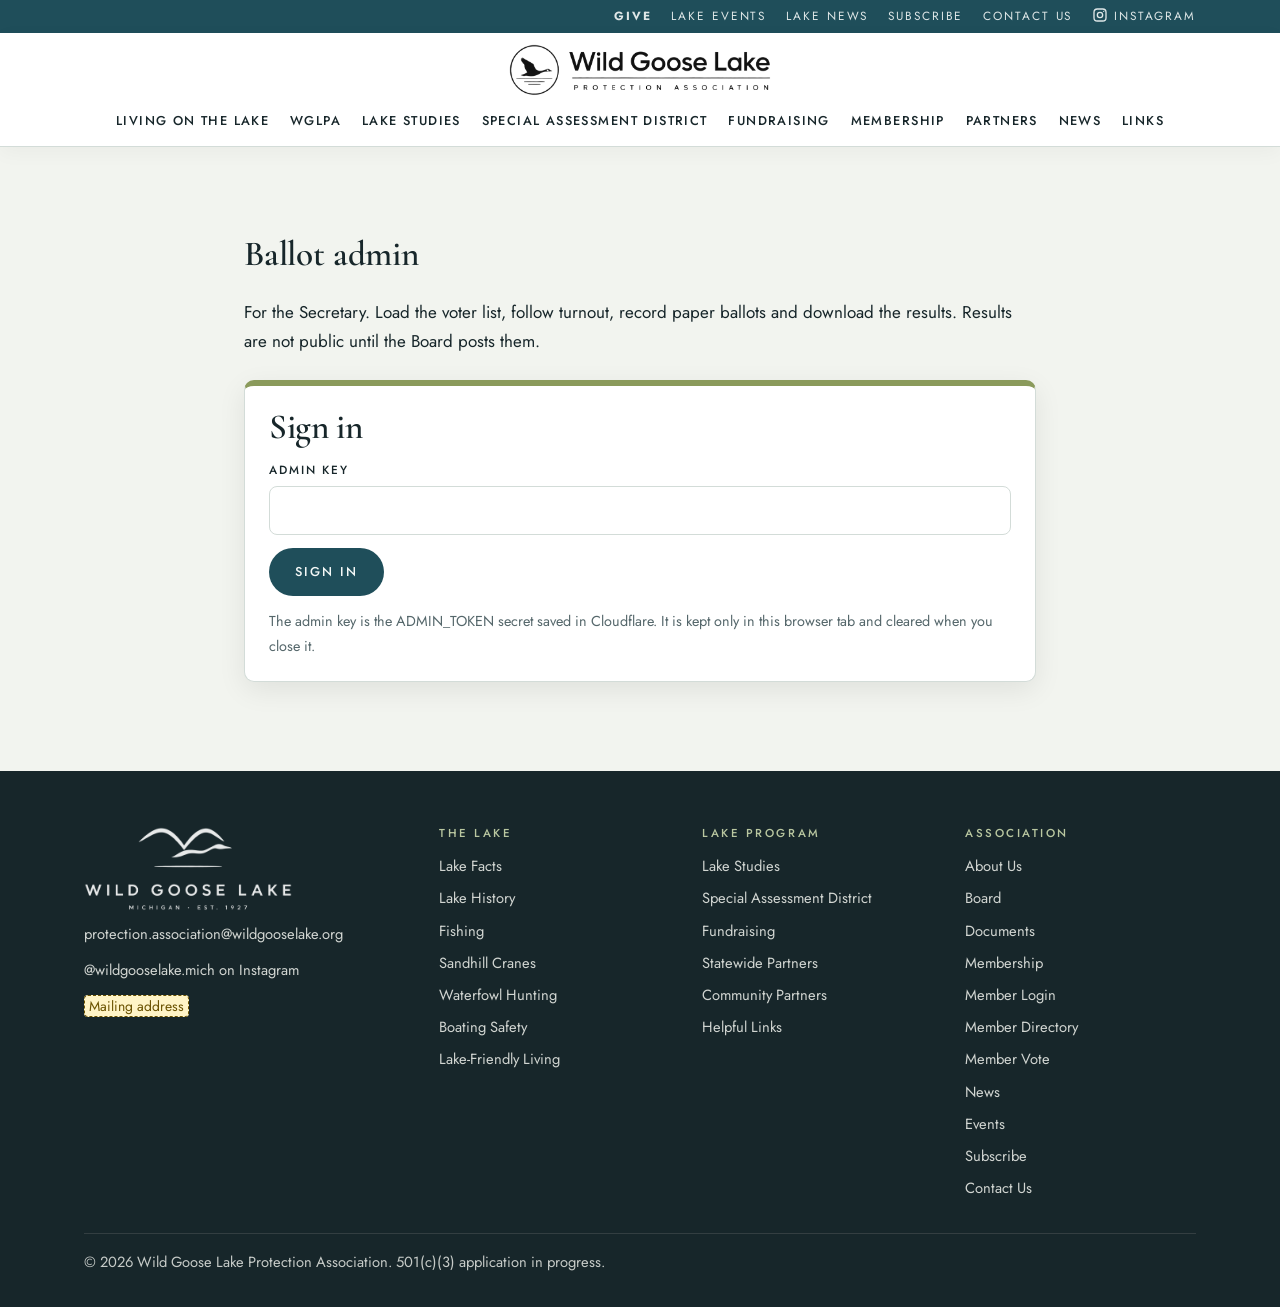
<file: members/admin.html>
<!doctype html><html lang="en"><head><meta charset="utf-8"><meta name="viewport" content="width=device-width, initial-scale=1">
<title>Ballot Admin | Wild Goose Lake Protection Association</title>
<meta name="robots" content="noindex">
<meta name="description" content="The Wild Goose Lake Protection Association works to keep Wild Goose Lake clean, healthy and enjoyable for everyone.">
<link rel="icon" type="image/png" href="../assets/favicon.png">
<link rel="apple-touch-icon" href="../assets/apple-touch-icon.png">
<link rel="preconnect" href="https://fonts.googleapis.com">
<link rel="preconnect" href="https://fonts.gstatic.com" crossorigin>
<link rel="stylesheet" href="https://fonts.googleapis.com/css2?family=Cormorant+Garamond:ital,wght@0,500;0,600;1,500;1,600&family=Jost:wght@300;400;500&display=swap">
<link rel="stylesheet" href="../assets/site.css">
<link rel="stylesheet" href="vote.css">
</head><body>

<a class="skip" href="#main">Skip to content</a>
<div class="topbar"><div class="wrap">
  <a href="../fundraising.html#give"><strong>Give</strong></a><a href="../news.html#events">Lake Events</a><a href="../news.html#news">Lake News</a><a href="../association.html#subscribe">Subscribe</a><a href="../association.html#contact">Contact Us</a><a href="https://www.instagram.com/wildgooselake.mich/" target="_blank" rel="noopener"><svg aria-hidden="true" viewBox="0 0 24 24" width="16" height="16" fill="none" stroke="currentColor" stroke-width="2" style="vertical-align:-3px;margin-right:.35rem"><rect x="3" y="3" width="18" height="18" rx="5"/><circle cx="12" cy="12" r="4"/><circle cx="17.5" cy="6.5" r="1" fill="currentColor" stroke="none"/></svg>Instagram</a>
</div></div>

<header class="site"><div class="wrap">
  <a class="brand" href="../index.html" aria-label="Wild Goose Lake Protection Association home">
    <img class="logo" src="../assets/logo.png" alt="Wild Goose Lake Protection Association" width="809" height="160">
  </a>
  <button class="menu-btn" id="menu-btn" aria-expanded="false" aria-controls="main-nav">Menu</button>
  <nav class="main" id="main-nav" aria-label="Main">
    <ul>
      <li><a href="../lake.html#living">Living on the Lake</a>
        <ul class="sub"><li><a href="../lake.html#facts">Lake Facts</a></li><li><a href="../lake.html#history">Lake History</a></li><li><a href="../lake.html#fishing">Fishing</a></li><li><a href="../lake.html#cranes">Sandhill Cranes</a></li><li><a href="../lake.html#hunting">Waterfowl Hunting</a></li><li><a href="../lake.html#safety">Boating Safety</a></li><li><a href="../lake.html#stewardship">Lake-Friendly Living</a></li></ul></li>
      <li><a href="../association.html#about">WGLPA</a>
        <ul class="sub"><li><a href="../association.html#about">Mission &amp; Activities</a></li><li><a href="../association.html#board">Board</a></li><li><a href="../association.html#documents">Documents</a></li></ul></li>
      <li><a href="../studies.html#studies">Lake Studies</a>
        <ul class="sub"><li><a href="../studies.html#studies">Water Quality Monitoring</a></li><li><a href="../studies.html#studies">Aquatic Plants &amp; Invasives</a></li><li><a href="../studies.html#reports">Reports Archive</a></li></ul></li>
      <li><a href="../assessment.html#assessment">Special Assessment District</a></li>
      <li><a href="../fundraising.html#fundraising">Fundraising</a>
        <ul class="sub"><li><a href="../fundraising.html#give">Lake Program Fund</a></li></ul></li>
      <li><a href="../membership.html#join">Membership</a>
        <ul class="sub"><li><a href="../membership.html#join">Join &amp; Dues</a></li><li><a href="./">Member Login</a></li><li><a href="directory.html">Member Directory</a></li><li><a href="vote.html">Member Vote</a></li></ul></li>
      <li><a href="../partners.html#partners">Partners</a>
        <ul class="sub"><li><a href="../partners.html#partners">Statewide Partners</a></li><li><a href="../partners.html#community-partners">Community Partners</a></li></ul></li>
      <li><a href="../news.html#news">News</a></li>
      <li><a href="../links.html#links">Links</a></li>
    </ul>
  </nav>
</div></header>

<main id="main">
  <section class="band" id="admin">
    <div class="wrap ballot">
      <h1 class="panel-h">Ballot admin</h1>
      <p>For the Secretary. Load the voter list, follow turnout, record paper ballots and download the results. Results are not public until the Board posts them.</p>

      <div class="login-card panel" id="a-login">
        <h2 class="panel-h">Sign in</h2>
        <form class="stack" id="a-signin" novalidate>
          <label>Admin key<input type="password" id="a-key" autocomplete="off" required></label>
          <button class="submit" type="submit">Sign in</button>
          <p class="msg" id="a-msg-login" role="alert" hidden></p>
        </form>
        <p class="form-note">The admin key is the ADMIN_TOKEN secret saved in Cloudflare. It is kept only in this browser tab and cleared when you close it.</p>
      </div>

      <div class="panel" id="a-main" hidden>
        <div class="btns"><button class="btn ghost" type="button" id="a-refresh">Refresh</button><button class="btn ghost" type="button" id="a-signout">Sign out</button></div>
        <p class="msg ok" id="a-msg" role="status" hidden></p>

        <div class="login-card panel">
          <h2 class="panel-h">Turnout and results</h2>
          <p id="a-state"></p>
          <dl class="stats" id="a-stats"></dl>
          <div class="table-wrap"><table class="results"><thead><tr><th scope="col">Question</th><th scope="col">Yes / votes</th><th scope="col">No</th><th scope="col">Result</th></tr></thead><tbody id="a-results"></tbody></table></div>
          <div class="btns"><button class="submit" type="button" id="a-dl-results">Download results (CSV)</button><button class="btn ghost" type="button" id="a-toggle">Close voting</button></div>
          <p class="form-note">Voting closes on its own at the end of December 23, 2026. Import the results file into Proton Sheets (File, Import) to keep a record.</p>
        </div>

        <div class="login-card panel">
          <h2 class="panel-h">Voter list</h2>
          <p>Keep the master list in Proton Sheets with the columns Email, Owner and Votes. When it changes, download it from Proton Sheets as CSV (File, Download, CSV) and upload it here. Uploading replaces the whole list. Votes already cast are kept.</p>
          <form class="stack" id="a-upload" novalidate>
            <label>Voter list CSV<input type="file" id="a-file" accept=".csv,text/csv" required></label>
            <div class="btns"><button class="submit" type="submit">Upload voter list</button><button class="btn ghost" type="button" id="a-dl-voters">Download voter list with Voted column</button></div>
          </form>
        </div>

        <div class="login-card panel">
          <h2 class="panel-h">Record a paper ballot</h2>
          <p>For owners who return a paper ballot. Use the owner name exactly as it appears on the voter list, so the same owner cannot also vote online. For owners not on the list, use the name on the tax roll and enter the number of Properties they own.</p>
          <p class="form-note"><strong>Member at Large.</strong> The ballot now includes Member at Large, with Thomas Myers and Michael Russell as the nominees. The Bylaws are not on this ballot. Every paper ballot needs an answer on all five questions, including Member at Large. President, Vice President, Secretary and Member at Large each have two candidates: James Hurst or Thomas Myers, Scott Laing or David Robinson, Julie Maynard or Rochelle Hurst, and Thomas Myers or Michael Russell. If a paper ballot was printed before Thomas Myers was added for President or Michael Russell for Member at Large, or leaves either question blank, contact the owner for their choice before recording the ballot.</p>
          <form class="stack" id="a-paper" novalidate>
            <label>Owner name<input type="text" id="p-owner" autocomplete="off" required list="owners"></label>
            <datalist id="owners"></datalist>
            <label>Properties (votes)<input type="number" id="p-props" min="1" max="20" value="1"></label>
            <p class="form-note">If the owner is on the voter list, the number of votes from the list is used.</p>
            <fieldset class="q mini"><legend>President: choose one</legend>
              <div class="yn"><label class="choice"><input type="radio" name="p-president" value="James Hurst"> <span>James Hurst</span></label><label class="choice"><input type="radio" name="p-president" value="Thomas Myers"> <span>Thomas Myers</span></label></div>
            </fieldset>
            <fieldset class="q mini"><legend>Vice President: choose one</legend>
              <div class="yn"><label class="choice"><input type="radio" name="p-vicepresident" value="Scott Laing"> <span>Scott Laing</span></label><label class="choice"><input type="radio" name="p-vicepresident" value="David Robinson"> <span>David Robinson</span></label></div>
            </fieldset>
            <fieldset class="q mini"><legend>Secretary: choose one</legend>
              <div class="yn"><label class="choice"><input type="radio" name="p-secretary" value="Julie Maynard"> <span>Julie Maynard</span></label><label class="choice"><input type="radio" name="p-secretary" value="Rochelle Hurst"> <span>Rochelle Hurst</span></label></div>
            </fieldset>
            <fieldset class="q mini"><legend>Treasurer: Martin Brosnan</legend>
              <div class="yn"><label class="choice"><input type="radio" name="p-treasurer" value="yes"> <span>Yes</span></label><label class="choice"><input type="radio" name="p-treasurer" value="no"> <span>No</span></label></div>
            </fieldset>
            <button class="submit" type="submit">Record paper ballot</button>
          </form>
        </div>

        <div class="login-card panel">
          <h2 class="panel-h">Clear test votes</h2>
          <p>Use this only before the ballot goes out to members. It deletes every vote and paper ballot recorded so far. The voter list is kept.</p>
          <form class="stack" id="a-reset" novalidate>
            <label>Type DELETE to confirm<input type="text" id="a-confirm" autocomplete="off"></label>
            <button class="btn ghost danger" type="submit">Delete all votes</button>
          </form>
        </div>
      </div>
    </div>
  </section>
</main>


<footer class="site"><div class="wrap">
  <div class="f-brand"><img class="footer-logo" src="../assets/logo-stacked.png" alt="Wild Goose Lake Protection Association" width="1045" height="420"><p><a class="email" href="mailto:protection.association@wildgooselake.org">protection.association@wildgooselake.org</a></p><p><a href="https://www.instagram.com/wildgooselake.mich/" target="_blank" rel="noopener">@wildgooselake.mich on Instagram</a></p><p><em class="ph">Mailing address</em></p></div>
  <div><h2 class="f-h">The lake</h2><ul><li><a href="../lake.html#facts">Lake Facts</a></li><li><a href="../lake.html#history">Lake History</a></li><li><a href="../lake.html#fishing">Fishing</a></li><li><a href="../lake.html#cranes">Sandhill Cranes</a></li><li><a href="../lake.html#hunting">Waterfowl Hunting</a></li><li><a href="../lake.html#safety">Boating Safety</a></li><li><a href="../lake.html#stewardship">Lake-Friendly Living</a></li></ul></div>
  <div><h2 class="f-h">Lake program</h2><ul><li><a href="../studies.html#studies">Lake Studies</a></li><li><a href="../assessment.html#assessment">Special Assessment District</a></li><li><a href="../fundraising.html#fundraising">Fundraising</a></li><li><a href="../partners.html#partners">Statewide Partners</a></li><li><a href="../partners.html#community-partners">Community Partners</a></li><li><a href="../links.html#links">Helpful Links</a></li></ul></div>
  <div><h2 class="f-h">Association</h2><ul><li><a href="../association.html#about">About Us</a></li><li><a href="../association.html#board">Board</a></li><li><a href="../association.html#documents">Documents</a></li><li><a href="../membership.html#join">Membership</a></li><li><a href="./">Member Login</a></li><li><a href="directory.html">Member Directory</a></li><li><a href="vote.html">Member Vote</a></li><li><a href="../news.html#news">News</a></li><li><a href="../news.html#events">Events</a></li><li><a href="../association.html#subscribe">Subscribe</a></li><li><a href="../association.html#contact">Contact Us</a></li></ul></div>
  <p class="legal">© 2026 Wild Goose Lake Protection Association. 501(c)(3) application in progress.</p>
</div></footer>

<script src="../assets/site.js" defer></script>
<script src="ballot-config.js"></script>
<script src="admin.js" defer></script>
</body></html>
</file>
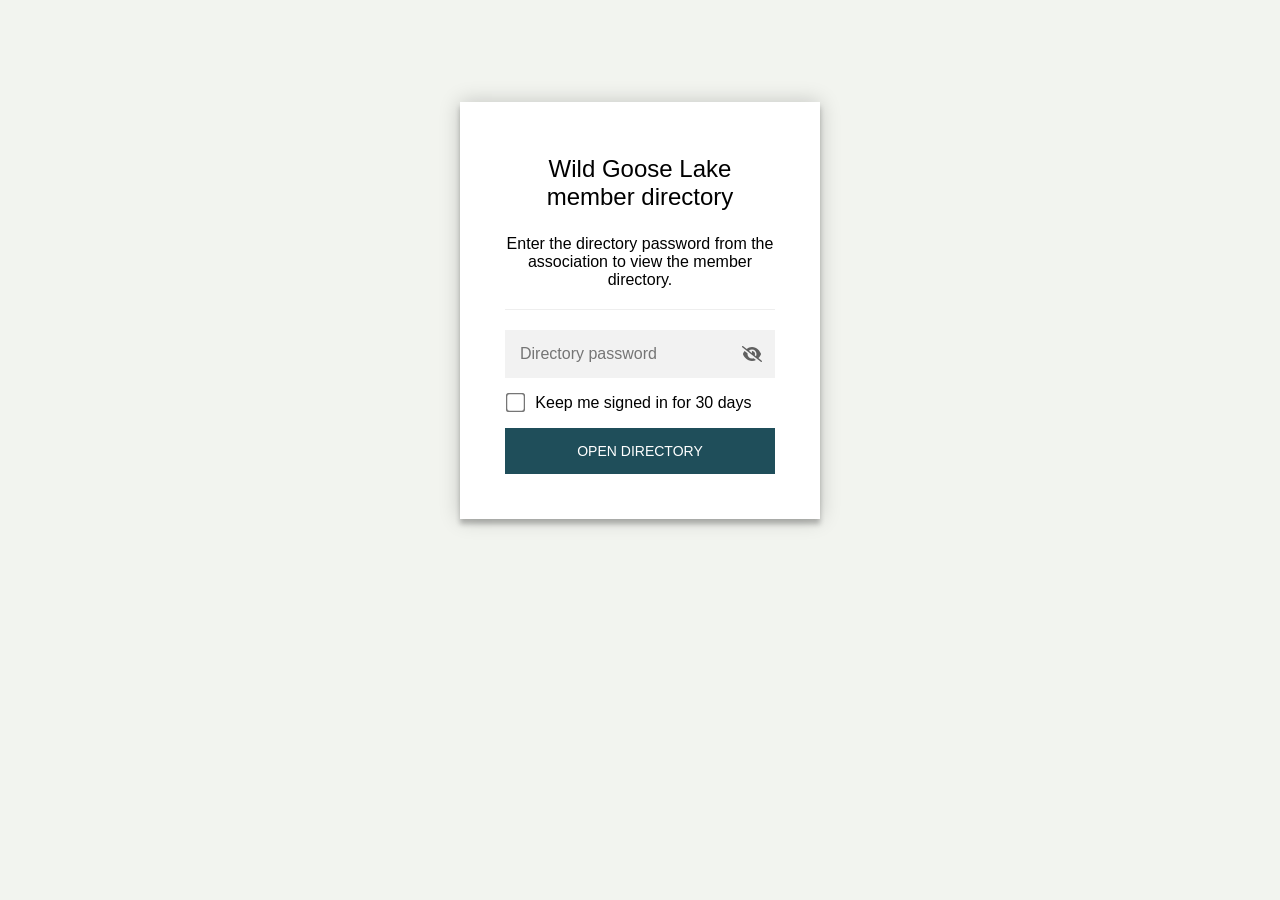
<file: members/directory.html>
<!DOCTYPE html>
<html class="staticrypt-html">
    <head>
        <meta charset="utf-8" />
        <title>Wild Goose Lake member directory</title>
        <meta name="viewport" content="width=device-width, initial-scale=1" />
<meta name="robots" content="noindex" />

        <!-- do not cache this page -->
        <meta http-equiv="cache-control" content="max-age=0" />
        <meta http-equiv="cache-control" content="no-cache" />
        <meta http-equiv="expires" content="0" />
        <meta http-equiv="expires" content="Tue, 01 Jan 1980 1:00:00 GMT" />
        <meta http-equiv="pragma" content="no-cache" />

        <style>
            .staticrypt-hr {
                margin-top: 20px;
                margin-bottom: 20px;
                border: 0;
                border-top: 1px solid #eee;
            }

            .staticrypt-page {
                width: 360px;
                padding: 8% 0 0;
                margin: auto;
                box-sizing: border-box;
            }

            .staticrypt-form {
                position: relative;
                z-index: 1;
                background: #ffffff;
                max-width: 360px;
                margin: 0 auto 100px;
                padding: 45px;
                text-align: center;
                box-shadow: 0 0 20px 0 rgba(0, 0, 0, 0.2), 0 5px 5px 0 rgba(0, 0, 0, 0.24);
            }

            .staticrypt-form input[type="password"],
            input[type="text"] {
                background: inherit;
                border: 0;
                box-sizing: border-box; /* This ensures padding is included in the total width */
                font-size: 14px;
                outline: 0;
                padding: 15px 30px 15px 15px; /* Adjust the padding to ensure there is space for the icon */
                width: 100%;
            }

            .staticrypt-password-container {
                position: relative;
                outline: 0;
                background: #f2f2f2;
                width: 100%;
                border: 0;
                margin: 0 0 15px;
                box-sizing: border-box;
            }

            .staticrypt-toggle-password-visibility {
                cursor: pointer;
                height: 20px;
                opacity: 60%;
                padding: 13px;
                position: absolute;
                right: 0;
                top: 50%;
                transform: translateY(-50%);
                width: 20px;
            }

            .staticrypt-form .staticrypt-decrypt-button {
                text-transform: uppercase;
                outline: 0;
                background: #1f4e5a;
                width: 100%;
                border: 0;
                padding: 15px;
                color: #ffffff;
                font-size: 14px;
                cursor: pointer;
            }

            .staticrypt-form .staticrypt-decrypt-button:hover,
            .staticrypt-form .staticrypt-decrypt-button:active,
            .staticrypt-form .staticrypt-decrypt-button:focus {
                background: #1f4e5a;
                filter: brightness(92%);
            }

            .staticrypt-html {
                height: 100%;
            }

            .staticrypt-body {
                height: 100%;
                margin: 0;
            }

            .staticrypt-content {
                height: 100%;
                margin-bottom: 1em;
                background: #f2f4ef;
                font-family: "Arial", sans-serif;
                -webkit-font-smoothing: antialiased;
                -moz-osx-font-smoothing: grayscale;
            }

            .staticrypt-instructions {
                margin-top: -1em;
                margin-bottom: 1em;
            }

            .staticrypt-title {
                font-size: 1.5em;
            }

            label.staticrypt-remember {
                display: flex;
                align-items: center;
                margin-bottom: 1em;
            }

            .staticrypt-remember input[type="checkbox"] {
                transform: scale(1.5);
                margin-right: 1em;
            }

            .hidden {
                display: none !important;
            }

            .staticrypt-spinner-container {
                height: 100%;
                display: flex;
                align-items: center;
                justify-content: center;
            }

            .staticrypt-spinner {
                display: inline-block;
                width: 2rem;
                height: 2rem;
                vertical-align: text-bottom;
                border: 0.25em solid gray;
                border-right-color: transparent;
                border-radius: 50%;
                -webkit-animation: spinner-border 0.75s linear infinite;
                animation: spinner-border 0.75s linear infinite;
                animation-duration: 0.75s;
                animation-timing-function: linear;
                animation-delay: 0s;
                animation-iteration-count: infinite;
                animation-direction: normal;
                animation-fill-mode: none;
                animation-play-state: running;
                animation-name: spinner-border;
            }

            @keyframes spinner-border {
                100% {
                    transform: rotate(360deg);
                }
            }

            @media screen and (-webkit-min-device-pixel-ratio: 0) {
                .staticrypt-form input[type="password"],
                input[type="text"] {
                    font-size: 16px;
                }
            }
        </style>
    </head>

    <body class="staticrypt-body">
        <div id="staticrypt_loading" class="staticrypt-spinner-container">
            <div class="staticrypt-spinner"></div>
        </div>

        <div id="staticrypt_content" class="staticrypt-content hidden">
            <div class="staticrypt-page">
                <div class="staticrypt-form">
                    <div class="staticrypt-instructions">
                        <p class="staticrypt-title">Wild Goose Lake member directory</p>
                        <p>Enter the directory password from the association to view the member directory.</p>
                    </div>

                    <hr class="staticrypt-hr" />

                    <form id="staticrypt-form" action="#" method="post">
                        <div class="staticrypt-password-container">
                            <input
                                id="staticrypt-password"
                                type="password"
                                name="password"
                                placeholder="Directory password"
                                autofocus
                            />

                            <img
                                class="staticrypt-toggle-password-visibility"
                                alt="Show password"
                                title="Show password"
                                src="[data-uri]"
                            />
                        </div>

                        <label id="staticrypt-remember-label" class="staticrypt-remember hidden">
                            <input id="staticrypt-remember" type="checkbox" name="remember" />
                            Keep me signed in for 30 days
                        </label>

                        <input type="submit" class="staticrypt-decrypt-button" value="Open directory" />
                    </form>
                </div>
            </div>
        </div>

        <script>
            // these variables will be filled when generating the file - the template format is 'variable_name'
            const staticryptInitiator = ((function(){
  const exports = {};
  const cryptoEngine = ((function(){
  const exports = {};
  const { subtle } = crypto;

const IV_BITS = 16 * 8;
const HEX_BITS = 4;
const ENCRYPTION_ALGO = "AES-CBC";

/**
 * Translates between utf8 encoded hexadecimal strings
 * and Uint8Array bytes.
 */
const HexEncoder = {
    /**
     * hex string -> bytes
     * @param {string} hexString
     * @returns {Uint8Array}
     */
    parse: function (hexString) {
        if (hexString.length % 2 !== 0) throw "Invalid hexString";
        const arrayBuffer = new Uint8Array(hexString.length / 2);

        for (let i = 0; i < hexString.length; i += 2) {
            const byteValue = parseInt(hexString.substring(i, i + 2), 16);
            if (isNaN(byteValue)) {
                throw "Invalid hexString";
            }
            arrayBuffer[i / 2] = byteValue;
        }
        return arrayBuffer;
    },

    /**
     * bytes -> hex string
     * @param {Uint8Array} bytes
     * @returns {string}
     */
    stringify: function (bytes) {
        const hexBytes = [];

        for (let i = 0; i < bytes.length; ++i) {
            let byteString = bytes[i].toString(16);
            if (byteString.length < 2) {
                byteString = "0" + byteString;
            }
            hexBytes.push(byteString);
        }
        return hexBytes.join("");
    },
};

/**
 * Translates between utf8 strings and Uint8Array bytes.
 */
const UTF8Encoder = {
    parse: function (str) {
        return new TextEncoder().encode(str);
    },

    stringify: function (bytes) {
        return new TextDecoder().decode(bytes);
    },
};

/**
 * Salt and encrypt a msg with a password.
 */
async function encrypt(msg, hashedPassword) {
    // Must be 16 bytes, unpredictable, and preferably cryptographically random. However, it need not be secret.
    // https://developer.mozilla.org/en-US/docs/Web/API/SubtleCrypto/encrypt#parameters
    const iv = crypto.getRandomValues(new Uint8Array(IV_BITS / 8));

    const key = await subtle.importKey("raw", HexEncoder.parse(hashedPassword), ENCRYPTION_ALGO, false, ["encrypt"]);

    const encrypted = await subtle.encrypt(
        {
            name: ENCRYPTION_ALGO,
            iv: iv,
        },
        key,
        UTF8Encoder.parse(msg)
    );

    // iv will be 32 hex characters, we prepend it to the ciphertext for use in decryption
    return HexEncoder.stringify(iv) + HexEncoder.stringify(new Uint8Array(encrypted));
}
exports.encrypt = encrypt;

/**
 * Decrypt a salted msg using a password.
 *
 * @param {string} encryptedMsg
 * @param {string} hashedPassword
 * @returns {Promise<string>}
 */
async function decrypt(encryptedMsg, hashedPassword) {
    const ivLength = IV_BITS / HEX_BITS;
    const iv = HexEncoder.parse(encryptedMsg.substring(0, ivLength));
    const encrypted = encryptedMsg.substring(ivLength);

    const key = await subtle.importKey("raw", HexEncoder.parse(hashedPassword), ENCRYPTION_ALGO, false, ["decrypt"]);

    const outBuffer = await subtle.decrypt(
        {
            name: ENCRYPTION_ALGO,
            iv: iv,
        },
        key,
        HexEncoder.parse(encrypted)
    );

    return UTF8Encoder.stringify(new Uint8Array(outBuffer));
}
exports.decrypt = decrypt;

/**
 * Salt and hash the password so it can be stored in localStorage without opening a password reuse vulnerability.
 *
 * @param {string} password
 * @param {string} salt
 * @returns {Promise<string>}
 */
async function hashPassword(password, salt) {
    // we hash the password in multiple steps, each adding more iterations. This is because we used to allow less
    // iterations, so for backward compatibility reasons, we need to support going from that to more iterations.
    let hashedPassword = await hashLegacyRound(password, salt);

    hashedPassword = await hashSecondRound(hashedPassword, salt);

    return hashThirdRound(hashedPassword, salt);
}
exports.hashPassword = hashPassword;

/**
 * This hashes the password with 1k iterations. This is a low number, we need this function to support backwards
 * compatibility.
 *
 * @param {string} password
 * @param {string} salt
 * @returns {Promise<string>}
 */
function hashLegacyRound(password, salt) {
    return pbkdf2(password, salt, 1000, "SHA-1");
}
exports.hashLegacyRound = hashLegacyRound;

/**
 * Add a second round of iterations. This is because we used to use 1k, so for backwards compatibility with
 * remember-me/autodecrypt links, we need to support going from that to more iterations.
 *
 * @param hashedPassword
 * @param salt
 * @returns {Promise<string>}
 */
function hashSecondRound(hashedPassword, salt) {
    return pbkdf2(hashedPassword, salt, 14000, "SHA-256");
}
exports.hashSecondRound = hashSecondRound;

/**
 * Add a third round of iterations to bring total number to 600k. This is because we used to use 1k, then 15k, so for
 * backwards compatibility with remember-me/autodecrypt links, we need to support going from that to more iterations.
 *
 * @param hashedPassword
 * @param salt
 * @returns {Promise<string>}
 */
function hashThirdRound(hashedPassword, salt) {
    return pbkdf2(hashedPassword, salt, 585000, "SHA-256");
}
exports.hashThirdRound = hashThirdRound;

/**
 * Salt and hash the password so it can be stored in localStorage without opening a password reuse vulnerability.
 *
 * @param {string} password
 * @param {string} salt
 * @param {int} iterations
 * @param {string} hashAlgorithm
 * @returns {Promise<string>}
 */
async function pbkdf2(password, salt, iterations, hashAlgorithm) {
    const key = await subtle.importKey("raw", UTF8Encoder.parse(password), "PBKDF2", false, ["deriveBits"]);

    const keyBytes = await subtle.deriveBits(
        {
            name: "PBKDF2",
            hash: hashAlgorithm,
            iterations,
            salt: UTF8Encoder.parse(salt),
        },
        key,
        256
    );

    return HexEncoder.stringify(new Uint8Array(keyBytes));
}

function generateRandomSalt() {
    const bytes = crypto.getRandomValues(new Uint8Array(128 / 8));

    return HexEncoder.stringify(new Uint8Array(bytes));
}
exports.generateRandomSalt = generateRandomSalt;

async function signMessage(hashedPassword, message) {
    const key = await subtle.importKey(
        "raw",
        HexEncoder.parse(hashedPassword),
        {
            name: "HMAC",
            hash: "SHA-256",
        },
        false,
        ["sign"]
    );
    const signature = await subtle.sign("HMAC", key, UTF8Encoder.parse(message));

    return HexEncoder.stringify(new Uint8Array(signature));
}
exports.signMessage = signMessage;

function getRandomAlphanum() {
    const possibleCharacters = "abcdefghijklmnopqrstuvwxyzABCDEFGHIJKLMNOPQRSTUVWXYZ0123456789";

    let byteArray;
    let parsedInt;

    // Keep generating new random bytes until we get a value that falls
    // within a range that can be evenly divided by possibleCharacters.length
    do {
        byteArray = crypto.getRandomValues(new Uint8Array(1));
        // extract the lowest byte to get an int from 0 to 255 (probably unnecessary, since we're only generating 1 byte)
        parsedInt = byteArray[0] & 0xff;
    } while (parsedInt >= 256 - (256 % possibleCharacters.length));

    // Take the modulo of the parsed integer to get a random number between 0 and totalLength - 1
    const randomIndex = parsedInt % possibleCharacters.length;

    return possibleCharacters[randomIndex];
}

/**
 * Generate a random string of a given length.
 *
 * @param {int} length
 * @returns {string}
 */
function generateRandomString(length) {
    let randomString = "";

    for (let i = 0; i < length; i++) {
        randomString += getRandomAlphanum();
    }

    return randomString;
}
exports.generateRandomString = generateRandomString;

  return exports;
})());
const codec = ((function(){
  const exports = {};
  /**
 * Initialize the codec with the provided cryptoEngine - this return functions to encode and decode messages.
 *
 * @param cryptoEngine - the engine to use for encryption / decryption
 */
function init(cryptoEngine) {
    const exports = {};

    /**
     * Top-level function for encoding a message.
     * Includes password hashing, encryption, and signing.
     *
     * @param {string} msg
     * @param {string} password
     * @param {string} salt
     *
     * @returns {string} The encoded text
     */
    async function encode(msg, password, salt) {
        const hashedPassword = await cryptoEngine.hashPassword(password, salt);

        const encrypted = await cryptoEngine.encrypt(msg, hashedPassword);

        // we use the hashed password in the HMAC because this is effectively what will be used a password (so we can store
        // it in localStorage safely, we don't use the clear text password)
        const hmac = await cryptoEngine.signMessage(hashedPassword, encrypted);

        return hmac + encrypted;
    }
    exports.encode = encode;

    /**
     * Encode using a password that has already been hashed. This is useful to encode multiple messages in a row, that way
     * we don't need to hash the password multiple times.
     *
     * @param {string} msg
     * @param {string} hashedPassword
     *
     * @returns {string} The encoded text
     */
    async function encodeWithHashedPassword(msg, hashedPassword) {
        const encrypted = await cryptoEngine.encrypt(msg, hashedPassword);

        // we use the hashed password in the HMAC because this is effectively what will be used a password (so we can store
        // it in localStorage safely, we don't use the clear text password)
        const hmac = await cryptoEngine.signMessage(hashedPassword, encrypted);

        return hmac + encrypted;
    }
    exports.encodeWithHashedPassword = encodeWithHashedPassword;

    /**
     * Top-level function for decoding a message.
     * Includes signature check and decryption.
     *
     * @param {string} signedMsg
     * @param {string} hashedPassword
     * @param {string} salt
     * @param {int} backwardCompatibleAttempt
     * @param {string} originalPassword
     *
     * @returns {Object} {success: true, decoded: string} | {success: false, message: string}
     */
    async function decode(signedMsg, hashedPassword, salt, backwardCompatibleAttempt = 0, originalPassword = "") {
        const encryptedHMAC = signedMsg.substring(0, 64);
        const encryptedMsg = signedMsg.substring(64);
        const decryptedHMAC = await cryptoEngine.signMessage(hashedPassword, encryptedMsg);

        if (decryptedHMAC !== encryptedHMAC) {
            // we have been raising the number of iterations in the hashing algorithm multiple times, so to support the old
            // remember-me/autodecrypt links we need to try bringing the old hashes up to speed.
            originalPassword = originalPassword || hashedPassword;
            if (backwardCompatibleAttempt === 0) {
                const updatedHashedPassword = await cryptoEngine.hashThirdRound(originalPassword, salt);

                return decode(signedMsg, updatedHashedPassword, salt, backwardCompatibleAttempt + 1, originalPassword);
            }
            if (backwardCompatibleAttempt === 1) {
                let updatedHashedPassword = await cryptoEngine.hashSecondRound(originalPassword, salt);
                updatedHashedPassword = await cryptoEngine.hashThirdRound(updatedHashedPassword, salt);

                return decode(signedMsg, updatedHashedPassword, salt, backwardCompatibleAttempt + 1, originalPassword);
            }

            return { success: false, message: "Signature mismatch" };
        }

        return {
            success: true,
            decoded: await cryptoEngine.decrypt(encryptedMsg, hashedPassword),
        };
    }
    exports.decode = decode;

    return exports;
}
exports.init = init;

  return exports;
})());
const decode = codec.init(cryptoEngine).decode;

/**
 * Initialize the staticrypt module, that exposes functions callbable by the password_template.
 *
 * @param {{
 *  staticryptEncryptedMsgUniqueVariableName: string,
 *  isRememberEnabled: boolean,
 *  rememberDurationInDays: number,
 *  staticryptSaltUniqueVariableName: string,
 * }} staticryptConfig - object of data that is stored on the password_template at encryption time.
 *
 * @param {{
 *  rememberExpirationKey: string,
 *  rememberPassphraseKey: string,
 *  replaceHtmlCallback: function,
 *  clearLocalStorageCallback: function,
 * }} templateConfig - object of data that can be configured by a custom password_template.
 */
function init(staticryptConfig, templateConfig) {
    const exports = {};

    /**
     * Decrypt our encrypted page, replace the whole HTML.
     *
     * @param {string} hashedPassword
     * @returns {Promise<boolean>}
     */
    async function decryptAndReplaceHtml(hashedPassword) {
        const { staticryptEncryptedMsgUniqueVariableName, staticryptSaltUniqueVariableName } = staticryptConfig;
        const { replaceHtmlCallback } = templateConfig;

        const result = await decode(
            staticryptEncryptedMsgUniqueVariableName,
            hashedPassword,
            staticryptSaltUniqueVariableName
        );
        if (!result.success) {
            return false;
        }
        const plainHTML = result.decoded;

        // if the user configured a callback call it, otherwise just replace the whole HTML
        if (typeof replaceHtmlCallback === "function") {
            replaceHtmlCallback(plainHTML);
        } else {
            document.write(plainHTML);
            document.close();
        }

        return true;
    }

    /**
     * Attempt to decrypt the page and replace the whole HTML.
     *
     * @param {string} password
     * @param {boolean} isRememberChecked
     *
     * @returns {Promise<{isSuccessful: boolean, hashedPassword?: string}>} - we return an object, so that if we want to
     *   expose more information in the future we can do it without breaking the password_template
     */
    async function handleDecryptionOfPage(password, isRememberChecked) {
        const { staticryptSaltUniqueVariableName } = staticryptConfig;

        // decrypt and replace the whole page
        const hashedPassword = await cryptoEngine.hashPassword(password, staticryptSaltUniqueVariableName);
        return handleDecryptionOfPageFromHash(hashedPassword, isRememberChecked);
    }
    exports.handleDecryptionOfPage = handleDecryptionOfPage;

    async function handleDecryptionOfPageFromHash(hashedPassword, isRememberChecked) {
        const { isRememberEnabled, rememberDurationInDays } = staticryptConfig;
        const { rememberExpirationKey, rememberPassphraseKey } = templateConfig;

        const isDecryptionSuccessful = await decryptAndReplaceHtml(hashedPassword);

        if (!isDecryptionSuccessful) {
            return {
                isSuccessful: false,
                hashedPassword,
            };
        }

        // remember the hashedPassword and set its expiration if necessary
        if (isRememberEnabled && isRememberChecked) {
            window.localStorage.setItem(rememberPassphraseKey, hashedPassword);

            // set the expiration if the duration isn't 0 (meaning no expiration)
            if (rememberDurationInDays > 0) {
                window.localStorage.setItem(
                    rememberExpirationKey,
                    (new Date().getTime() + rememberDurationInDays * 24 * 60 * 60 * 1000).toString()
                );
            }
        }

        return {
            isSuccessful: true,
            hashedPassword,
        };
    }
    exports.handleDecryptionOfPageFromHash = handleDecryptionOfPageFromHash;

    /**
     * Clear localstorage from staticrypt related values
     */
    function clearLocalStorage() {
        const { clearLocalStorageCallback, rememberExpirationKey, rememberPassphraseKey } = templateConfig;

        if (typeof clearLocalStorageCallback === "function") {
            clearLocalStorageCallback();
        } else {
            localStorage.removeItem(rememberPassphraseKey);
            localStorage.removeItem(rememberExpirationKey);
        }
    }

    async function handleDecryptOnLoad() {
        let isSuccessful = await decryptOnLoadFromUrl();

        if (!isSuccessful) {
            isSuccessful = await decryptOnLoadFromRememberMe();
        }

        return { isSuccessful };
    }
    exports.handleDecryptOnLoad = handleDecryptOnLoad;

    /**
     * Clear storage if we are logging out
     *
     * @returns {boolean} - whether we logged out
     */
    function logoutIfNeeded() {
        const logoutKey = "staticrypt_logout";

        // handle logout through query param
        const queryParams = new URLSearchParams(window.location.search);
        if (queryParams.has(logoutKey)) {
            clearLocalStorage();
            return true;
        }

        // handle logout through URL fragment
        const hash = window.location.hash.substring(1);
        if (hash.includes(logoutKey)) {
            clearLocalStorage();
            return true;
        }

        return false;
    }

    /**
     * To be called on load: check if we want to try to decrypt and replace the HTML with the decrypted content, and
     * try to do it if needed.
     *
     * @returns {Promise<boolean>} true if we derypted and replaced the whole page, false otherwise
     */
    async function decryptOnLoadFromRememberMe() {
        const { rememberDurationInDays } = staticryptConfig;
        const { rememberExpirationKey, rememberPassphraseKey } = templateConfig;

        // if we are login out, terminate
        if (logoutIfNeeded()) {
            return false;
        }

        // if there is expiration configured, check if we're not beyond the expiration
        if (rememberDurationInDays && rememberDurationInDays > 0) {
            const expiration = localStorage.getItem(rememberExpirationKey),
                isExpired = expiration && new Date().getTime() > parseInt(expiration);

            if (isExpired) {
                clearLocalStorage();
                return false;
            }
        }

        const hashedPassword = localStorage.getItem(rememberPassphraseKey);

        if (hashedPassword) {
            // try to decrypt
            const isDecryptionSuccessful = await decryptAndReplaceHtml(hashedPassword);

            // if the decryption is unsuccessful the password might be wrong - silently clear the saved data and let
            // the user fill the password form again
            if (!isDecryptionSuccessful) {
                clearLocalStorage();
                return false;
            }

            return true;
        }

        return false;
    }

    async function decryptOnLoadFromUrl() {
        const passwordKey = "staticrypt_pwd";
        const rememberMeKey = "remember_me";

        // try to get the password from the query param (for backward compatibility - we now want to avoid this method,
        // since it sends the hashed password to the server which isn't needed)
        const queryParams = new URLSearchParams(window.location.search);
        const hashedPasswordQuery = queryParams.get(passwordKey);
        const rememberMeQuery = queryParams.get(rememberMeKey);

        const urlFragment = window.location.hash.substring(1);
        // get the password from the url fragment
        const hashedPasswordRegexMatch = urlFragment.match(new RegExp(passwordKey + "=([^&]*)"));
        const hashedPasswordFragment = hashedPasswordRegexMatch ? hashedPasswordRegexMatch[1] : null;
        const rememberMeFragment = urlFragment.includes(rememberMeKey);

        const hashedPassword = hashedPasswordFragment || hashedPasswordQuery;
        const rememberMe = rememberMeFragment || rememberMeQuery;

        if (hashedPassword) {
            return handleDecryptionOfPageFromHash(hashedPassword, rememberMe);
        }

        return false;
    }

    return exports;
}
exports.init = init;

  return exports;
})());
            const templateError = "Bad password!",
                templateToggleAltShow = "Show password",
                templateToggleAltHide = "Hide password",
                isRememberEnabled = true,
                staticryptConfig = {"staticryptEncryptedMsgUniqueVariableName":"[base64]","isRememberEnabled":true,"rememberDurationInDays":30,"staticryptSaltUniqueVariableName":"236256270d4907cba168cdaef2d01e69"};

            // you can edit these values to customize some of the behavior of StatiCrypt
            const templateConfig = {
                rememberExpirationKey: "staticrypt_dir_expiration",
                rememberPassphraseKey: "staticrypt_dir_passphrase",
                replaceHtmlCallback: null,
                clearLocalStorageCallback: null,
            };

            // init the staticrypt engine
            const staticrypt = staticryptInitiator.init(staticryptConfig, templateConfig);

            // try to automatically decrypt on load if there is a saved password
            window.onload = async function () {
                const { isSuccessful } = await staticrypt.handleDecryptOnLoad();

                // if we didn't decrypt anything on load, show the password prompt. Otherwise the content has already been
                // replaced, no need to do anything
                if (!isSuccessful) {
                    // hide loading screen
                    document.getElementById("staticrypt_loading").classList.add("hidden");
                    document.getElementById("staticrypt_content").classList.remove("hidden");
                    document.getElementById("staticrypt-password").focus();

                    // show the remember me checkbox
                    if (isRememberEnabled) {
                        document.getElementById("staticrypt-remember-label").classList.remove("hidden");
                    }
                }
            };

            // toggle password visibility
            const toggleIcon = document.querySelector(".staticrypt-toggle-password-visibility");
            // these two icons are coming from FontAwesome
            const imgSrcEyeClosed =
                "[data-uri]";
            const imgSrcEyeOpened =
                "[data-uri]";
            toggleIcon.addEventListener("click", function () {
                const passwordInput = document.getElementById("staticrypt-password");
                if (passwordInput.type === "password") {
                    passwordInput.type = "text";
                    toggleIcon.src = imgSrcEyeOpened;
                    toggleIcon.alt = templateToggleAltHide;
                    toggleIcon.title = templateToggleAltHide;
                } else {
                    passwordInput.type = "password";
                    toggleIcon.src = imgSrcEyeClosed;
                    toggleIcon.alt = templateToggleAltShow;
                    toggleIcon.title = templateToggleAltShow;
                }
            });

            // handle password form submission
            document.getElementById("staticrypt-form").addEventListener("submit", async function (e) {
                e.preventDefault();

                const password = document.getElementById("staticrypt-password").value,
                    isRememberChecked = document.getElementById("staticrypt-remember").checked;

                const { isSuccessful } = await staticrypt.handleDecryptionOfPage(password, isRememberChecked);

                if (!isSuccessful) {
                    alert(templateError);
                }
            });
        </script>
    </body>
</html>
</file>
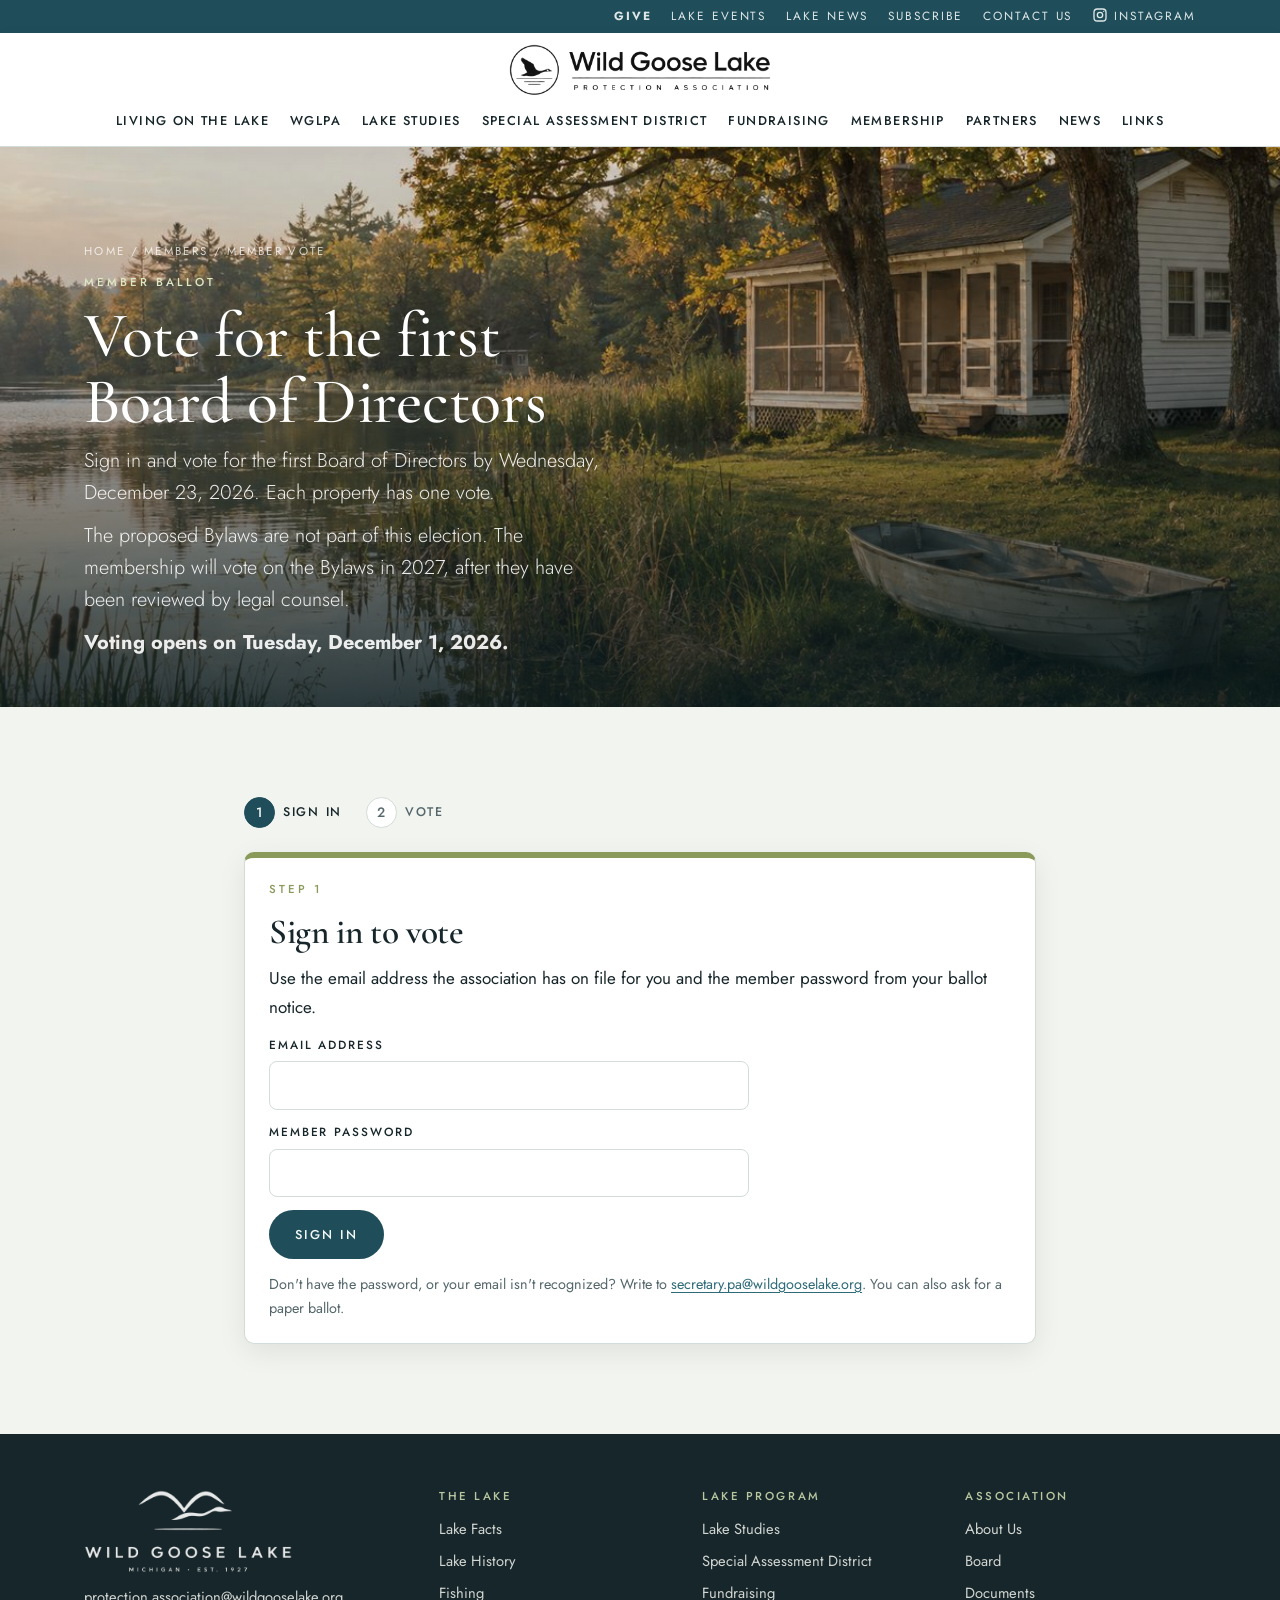
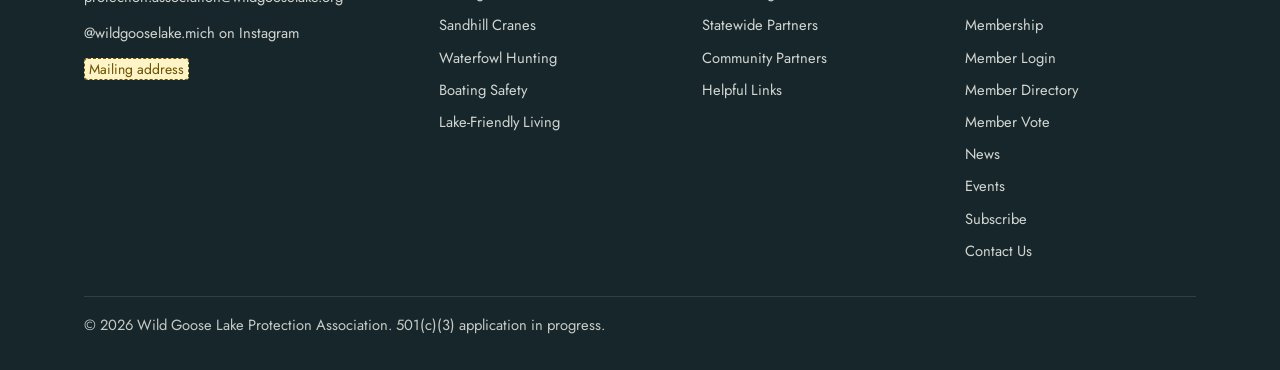
<file: members/vote.html>
<!doctype html><html lang="en"><head><meta charset="utf-8"><meta name="viewport" content="width=device-width, initial-scale=1">
<title>Member Vote | Wild Goose Lake Protection Association</title>
<meta name="robots" content="noindex">
<meta name="description" content="The Wild Goose Lake Protection Association works to keep Wild Goose Lake clean, healthy and enjoyable for everyone.">
<link rel="icon" type="image/png" href="../assets/favicon.png">
<link rel="apple-touch-icon" href="../assets/apple-touch-icon.png">
<link rel="preconnect" href="https://fonts.googleapis.com">
<link rel="preconnect" href="https://fonts.gstatic.com" crossorigin>
<link rel="stylesheet" href="https://fonts.googleapis.com/css2?family=Cormorant+Garamond:ital,wght@0,500;0,600;1,500;1,600&family=Jost:wght@300;400;500&display=swap">
<link rel="stylesheet" href="../assets/site.css">
<link rel="stylesheet" href="vote.css">
</head><body>

<a class="skip" href="#main">Skip to content</a>
<div class="topbar"><div class="wrap">
  <a href="../fundraising.html#give"><strong>Give</strong></a><a href="../news.html#events">Lake Events</a><a href="../news.html#news">Lake News</a><a href="../association.html#subscribe">Subscribe</a><a href="../association.html#contact">Contact Us</a><a href="https://www.instagram.com/wildgooselake.mich/" target="_blank" rel="noopener"><svg aria-hidden="true" viewBox="0 0 24 24" width="16" height="16" fill="none" stroke="currentColor" stroke-width="2" style="vertical-align:-3px;margin-right:.35rem"><rect x="3" y="3" width="18" height="18" rx="5"/><circle cx="12" cy="12" r="4"/><circle cx="17.5" cy="6.5" r="1" fill="currentColor" stroke="none"/></svg>Instagram</a>
</div></div>

<header class="site"><div class="wrap">
  <a class="brand" href="../index.html" aria-label="Wild Goose Lake Protection Association home">
    <img class="logo" src="../assets/logo.png" alt="Wild Goose Lake Protection Association" width="809" height="160">
  </a>
  <button class="menu-btn" id="menu-btn" aria-expanded="false" aria-controls="main-nav">Menu</button>
  <nav class="main" id="main-nav" aria-label="Main">
    <ul>
      <li><a href="../lake.html#living">Living on the Lake</a>
        <ul class="sub"><li><a href="../lake.html#facts">Lake Facts</a></li><li><a href="../lake.html#history">Lake History</a></li><li><a href="../lake.html#fishing">Fishing</a></li><li><a href="../lake.html#cranes">Sandhill Cranes</a></li><li><a href="../lake.html#hunting">Waterfowl Hunting</a></li><li><a href="../lake.html#safety">Boating Safety</a></li><li><a href="../lake.html#stewardship">Lake-Friendly Living</a></li></ul></li>
      <li><a href="../association.html#about">WGLPA</a>
        <ul class="sub"><li><a href="../association.html#about">Mission &amp; Activities</a></li><li><a href="../association.html#board">Board</a></li><li><a href="../association.html#documents">Documents</a></li></ul></li>
      <li><a href="../studies.html#studies">Lake Studies</a>
        <ul class="sub"><li><a href="../studies.html#studies">Water Quality Monitoring</a></li><li><a href="../studies.html#studies">Aquatic Plants &amp; Invasives</a></li><li><a href="../studies.html#reports">Reports Archive</a></li></ul></li>
      <li><a href="../assessment.html#assessment">Special Assessment District</a></li>
      <li><a href="../fundraising.html#fundraising">Fundraising</a>
        <ul class="sub"><li><a href="../fundraising.html#give">Lake Program Fund</a></li></ul></li>
      <li><a href="../membership.html#join">Membership</a>
        <ul class="sub"><li><a href="../membership.html#join">Join &amp; Dues</a></li><li><a href="./">Member Login</a></li><li><a href="directory.html">Member Directory</a></li><li><a href="vote.html">Member Vote</a></li></ul></li>
      <li><a href="../partners.html#partners">Partners</a>
        <ul class="sub"><li><a href="../partners.html#partners">Statewide Partners</a></li><li><a href="../partners.html#community-partners">Community Partners</a></li></ul></li>
      <li><a href="../news.html#news">News</a></li>
      <li><a href="../links.html#links">Links</a></li>
    </ul>
  </nav>
</div></header>

<main id="main">
  <section class="page-hero">
    <img src="../assets/img/history.jpg" alt="" width="1200" height="900" fetchpriority="high">
    <div class="wrap">
      <p class="crumbs"><a href="../index.html">Home</a> <span aria-hidden="true">/</span> <a href="./">Members</a> <span aria-hidden="true">/</span> Member Vote</p>
      <span class="eyebrow">Member ballot</span>
      <h1>Vote for the first Board of Directors</h1>
      <p class="lede">Sign in and vote for the first Board of Directors by Wednesday, December 23, 2026. Each property has one vote.</p>
      <p class="lede">The proposed Bylaws are not part of this election. The membership will vote on the Bylaws in 2027, after they have been reviewed by legal counsel.</p>
      <p class="lede"><strong>Voting opens on Tuesday, December 1, 2026.</strong></p>
    </div>
  </section>

  <section class="band" id="ballot">
    <div class="wrap ballot">
      <ol class="steps" aria-label="Ballot steps">
        <li data-step="1" class="on">Sign in</li><li data-step="2">Vote</li>
      </ol>

      <!-- Step 1: sign in -->
      <div class="login-card panel" id="step-1">
        <span class="eyebrow">Step 1</span>
        <h2 class="panel-h">Sign in to vote</h2>
        <p>Use the email address the association has on file for you and the member password from your ballot notice.</p>
        <form class="stack" id="signin" novalidate>
          <label>Email address<input type="email" id="email" autocomplete="email" required></label>
          <label>Member password<input type="password" id="password" autocomplete="current-password" required></label>
          <button class="submit" type="submit">Sign in</button>
          <p class="msg" id="msg-1" role="alert" hidden></p>
        </form>
        <p class="form-note">Don't have the password, or your email isn't recognized? Write to <a class="email" href="mailto:secretary.pa@wildgooselake.org">secretary.pa@wildgooselake.org</a>. You can also ask for a paper ballot.</p>
      </div>

      <!-- Step 2: vote -->
      <div class="login-card panel" id="step-2" hidden>
        <span class="eyebrow">Step 2</span>
        <h2 class="panel-h">Cast your ballot</h2>
        <form class="stack" id="voteform" novalidate>
          <h3 class="officers-h">Board officers</h3>
          <p class="form-note">The first officers serve until the first annual meeting in September 2027.</p>
          <div id="officers"></div>
          <p class="form-note">Each property has one vote. If you own more than one property, your ballot counts once for each. If you share ownership, agree on your vote with your co-owners first. Only one of you can submit it. Once you submit, the vote can't be changed. The ballot is secret: the association records that your property voted, not how.</p>
          <div class="btns">
            <button class="submit" type="submit" id="submit-vote">Submit my vote</button>
          </div>
          <p class="msg" id="msg-2" role="alert" hidden></p>
        </form>
      </div>

      <!-- Done -->
      <div class="login-card panel" id="step-done" hidden tabindex="-1">
        <span class="eyebrow">Ballot received</span>
        <h2 class="panel-h">Thank you for voting</h2>
        <p id="done-text">Your vote has been recorded. The results will be posted on this website after voting closes on December 23, 2026.</p>
        <div class="btns"><a class="btn ghost" href="../news.html#news">Lake news</a></div>
      </div>
    </div>
  </section>
</main>


<footer class="site"><div class="wrap">
  <div class="f-brand"><img class="footer-logo" src="../assets/logo-stacked.png" alt="Wild Goose Lake Protection Association" width="1045" height="420"><p><a class="email" href="mailto:protection.association@wildgooselake.org">protection.association@wildgooselake.org</a></p><p><a href="https://www.instagram.com/wildgooselake.mich/" target="_blank" rel="noopener">@wildgooselake.mich on Instagram</a></p><p><em class="ph">Mailing address</em></p></div>
  <div><h2 class="f-h">The lake</h2><ul><li><a href="../lake.html#facts">Lake Facts</a></li><li><a href="../lake.html#history">Lake History</a></li><li><a href="../lake.html#fishing">Fishing</a></li><li><a href="../lake.html#cranes">Sandhill Cranes</a></li><li><a href="../lake.html#hunting">Waterfowl Hunting</a></li><li><a href="../lake.html#safety">Boating Safety</a></li><li><a href="../lake.html#stewardship">Lake-Friendly Living</a></li></ul></div>
  <div><h2 class="f-h">Lake program</h2><ul><li><a href="../studies.html#studies">Lake Studies</a></li><li><a href="../assessment.html#assessment">Special Assessment District</a></li><li><a href="../fundraising.html#fundraising">Fundraising</a></li><li><a href="../partners.html#partners">Statewide Partners</a></li><li><a href="../partners.html#community-partners">Community Partners</a></li><li><a href="../links.html#links">Helpful Links</a></li></ul></div>
  <div><h2 class="f-h">Association</h2><ul><li><a href="../association.html#about">About Us</a></li><li><a href="../association.html#board">Board</a></li><li><a href="../association.html#documents">Documents</a></li><li><a href="../membership.html#join">Membership</a></li><li><a href="./">Member Login</a></li><li><a href="directory.html">Member Directory</a></li><li><a href="vote.html">Member Vote</a></li><li><a href="../news.html#news">News</a></li><li><a href="../news.html#events">Events</a></li><li><a href="../association.html#subscribe">Subscribe</a></li><li><a href="../association.html#contact">Contact Us</a></li></ul></div>
  <p class="legal">© 2026 Wild Goose Lake Protection Association. 501(c)(3) application in progress.</p>
</div></footer>

<script src="../assets/site.js" defer></script>
<script src="ballot-config.js"></script>
<script src="vote.js" defer></script>
</body></html>
</file>
<file: assets/site.css>
/* Layout: lakeshore — a horizon-line hero, then calm full-width bands alternating water and shore. */
:root {
  --water: #1f4e5a;      /* deep lake teal */
  --water-2: #2e6b78;
  --shore: #f2f4ef;      /* pale reed-washed neutral */
  --paper: #ffffff;
  --ink: #17262a;
  --muted: #55676b;
  --reed: #8a9a5b;       /* marsh grass accent */
  --sky: #dbe8ea;
  --line: #d3dcd8;
  --ph-bg: #fff4c7;      /* placeholder highlight */
  --ph-ink: #6b5200;
  --on-water: #f4f8f7;
  --link: #2e6b78;
  --logo-filter: none;
  --logo-footer-filter: invert(1);
  --font-display: "Cormorant Garamond", Garamond, "Times New Roman", serif;
  --font-body: "Jost", Futura, "Century Gothic", system-ui, sans-serif;
  --maxw: 72rem;
}
@media (prefers-color-scheme: dark) {
  :root:not([data-theme="light"]) {
    --water: #163a43; --water-2: #23545f; --shore: #121b1d; --paper: #182326;
    --ink: #e4ecea; --muted: #9db0b1; --reed: #a9b97a; --sky: #1d2d31; --line: #2a3a3d;
    --ph-bg: #4a3d0c; --ph-ink: #ffe28a; --on-water: #eef5f4; color-scheme: dark;
    --link: #8fc6cf; --logo-filter: invert(1); --logo-footer-filter: none;
  }
}
:root[data-theme="dark"] {
  --water: #163a43; --water-2: #23545f; --shore: #121b1d; --paper: #182326;
  --ink: #e4ecea; --muted: #9db0b1; --reed: #a9b97a; --sky: #1d2d31; --line: #2a3a3d;
  --ph-bg: #4a3d0c; --ph-ink: #ffe28a; --on-water: #eef5f4; color-scheme: dark;
  --link: #8fc6cf; --logo-filter: invert(1); --logo-footer-filter: none;
}
* { box-sizing: border-box; }
html { scroll-behavior: smooth; }
@media (prefers-reduced-motion: reduce) { html { scroll-behavior: auto; } }
body { margin: 0; background: var(--shore); color: var(--ink); font-family: var(--font-body); font-size: 1.0625rem; line-height: 1.7; font-weight: 400; }
a { color: var(--link); text-underline-offset: 3px; }
a:focus-visible, button:focus-visible, input:focus-visible, textarea:focus-visible, summary:focus-visible { outline: 3px solid var(--reed); outline-offset: 2px; }
h1, h2, h3 { font-family: var(--font-display); font-weight: 600; line-height: 1.1; letter-spacing: -.005em; text-wrap: balance; margin: 0; }
h2 { font-size: clamp(2.1rem, 4vw, 3rem); }
h3 { font-size: 1.45rem; }
p { margin: 0; }
.wrap { max-width: var(--maxw); margin-inline: auto; padding-inline: 1.25rem; }
.eyebrow { font-size: .72rem; font-weight: 500; letter-spacing: .26em; text-transform: uppercase; color: var(--reed); }
.ph { background: var(--ph-bg); color: var(--ph-ink); border: 1px dashed currentColor; border-radius: 4px; padding: 0 .3em; font-style: normal; font-size: .95em; }

/* Top bar + header */
.topbar { background: var(--water); color: var(--on-water); font-size: .74rem; letter-spacing: .16em; text-transform: uppercase; }
.topbar .wrap { display: flex; flex-wrap: wrap; gap: .4rem 1.25rem; justify-content: flex-end; padding-block: .4rem; }
.topbar a { color: var(--on-water); text-decoration: none; opacity: .9; }
.topbar a:hover { opacity: 1; text-decoration: underline; }
header.site { background: var(--paper); border-bottom: 1px solid var(--line); position: sticky; top: env(safe-area-inset-top, 0px); z-index: 10; }
header.site .wrap { display: flex; align-items: center; justify-content: space-between; gap: 1rem; padding-block: .75rem; }
.brand { display: flex; align-items: center; gap: .7rem; text-decoration: none; color: var(--ink); min-width: 0; }
.brand .logo { display: block; height: 52px; width: auto; max-width: 100%; filter: var(--logo-filter); }
@media (max-width: 480px) { .brand .logo { height: 38px; } }
nav.main ul { list-style: none; margin: 0; padding: 0; display: flex; gap: .25rem; }
nav.main > ul > li { position: relative; }
nav.main a { display: block; white-space: nowrap; padding: .5rem .7rem; color: var(--ink); text-decoration: none; font-weight: 500; font-size: .8rem; letter-spacing: .16em; text-transform: uppercase; border-radius: 4px; }
nav.main a:hover { background: var(--sky); }
nav.main .sub { display: none; position: absolute; left: 0; top: 100%; background: var(--paper); border: 1px solid var(--line); border-radius: 8px; padding: .35rem; min-width: 14rem; flex-direction: column; box-shadow: 0 10px 24px rgb(0 0 0 / .12); }
nav.main .sub a { font-weight: 400; letter-spacing: .1em; }
nav.main li:hover > .sub, nav.main li:focus-within > .sub { display: flex; }
.menu-btn { display: none; background: none; border: 1px solid var(--line); color: var(--ink); border-radius: 6px; padding: .45rem .8rem; font: inherit; font-size: .8rem; font-weight: 500; letter-spacing: .16em; text-transform: uppercase; cursor: pointer; }
html { scroll-padding-top: 5.5rem; }
@media (min-width: 1081px) {
  html { scroll-padding-top: 9rem; }
  header.site .wrap { flex-direction: column; gap: .35rem; padding-block: .7rem .4rem; }
  nav.main ul { flex-wrap: wrap; justify-content: center; gap: .1rem; }
  nav.main > ul > li > a { padding: .5rem .6rem; letter-spacing: .11em; }
}
@media (max-width: 1080px) {
  .menu-btn { display: block; }
  nav.main { display: none; position: absolute; left: 0; right: 0; top: 100%; background: var(--paper); border-bottom: 1px solid var(--line); padding: .5rem 1.25rem 1rem; max-height: 75vh; overflow-y: auto; }
  nav.main.open { display: block; }
  nav.main ul { flex-direction: column; }
  nav.main .sub { display: flex; position: static; border: 0; box-shadow: none; padding: 0 0 0 1rem; min-width: 0; }
}

.btns { display: flex; flex-wrap: wrap; gap: .75rem; }
.btn { display: inline-block; padding: .7rem 1.2rem; border-radius: 999px; font-size: .8rem; font-weight: 500; letter-spacing: .16em; text-transform: uppercase; text-decoration: none; border: 1.5px solid var(--water); padding: .85rem 1.6rem; }
.btn.solid { background: var(--water); color: var(--on-water); }
.btn.ghost { color: var(--ink); background: var(--paper); border-color: var(--water-2); }

/* Sections */
section.band { padding-block: 4rem; }
section.band.alt { background: var(--paper); border-block: 1px solid var(--line); }
.section-head { display: grid; gap: .5rem; margin-bottom: 2rem; max-width: 46rem; }
.section-head p { color: var(--muted); }
.two { display: grid; grid-template-columns: repeat(auto-fit, minmax(min(100%, 20rem), 1fr)); gap: 2.5rem; }
.two > * { min-width: 0; display: grid; gap: .9rem; align-content: start; }
.mission { border-left: 2px solid var(--reed); padding-left: 1.5rem; font-family: var(--font-display); font-size: 1.7rem; font-weight: 500; font-style: italic; line-height: 1.35; }

.cards { display: grid; grid-template-columns: repeat(auto-fit, minmax(min(100%, 16rem), 1fr)); gap: 1.25rem; }
.card { background: var(--paper); border: 1px solid var(--line); border-radius: 10px; overflow: hidden; display: flex; flex-direction: column; text-decoration: none; color: var(--ink); }
.card .img { aspect-ratio: 16 / 9; max-width: 100%; background: linear-gradient(160deg, var(--sky), var(--water-2)); display: grid; place-items: center; color: var(--on-water); font-size: .8rem; }
.card .body { padding: 1.1rem 1.2rem 1.3rem; display: grid; gap: .45rem; }
.card .body p { color: var(--muted); font-size: .97rem; }
a.card:hover h3 { text-decoration: underline; }

.facts { width: 100%; border-collapse: collapse; font-variant-numeric: tabular-nums; }
.facts th, .facts td { text-align: left; padding: .7rem .5rem; border-bottom: 1px solid var(--line); vertical-align: top; }
.source-note { font-size: .9rem; color: var(--muted); }
.history, .fish-list { display: grid; gap: 1rem; }
.fun-facts { display: grid; grid-template-columns: repeat(auto-fit, minmax(min(100%, 15rem), 1fr)); gap: 1.25rem; margin-bottom: 3rem; }
.fact { background: var(--paper); border: 1px solid var(--line); border-radius: 10px; padding: 1.2rem 1.3rem 1.35rem; display: grid; gap: .45rem; align-content: start; }
.fact .big { font-family: var(--font-display); font-size: 2.2rem; font-weight: 600; line-height: 1; color: var(--link); }
.fact .big em { font-weight: 500; }
.fact h3 { font-size: 1.35rem; }
.fact p { color: var(--muted); font-size: .97rem; }
.partners .fact .big em { font-size: 1rem; font-style: normal; color: var(--muted); }
.partners .fact p a { font-weight: 500; }
.partners + .source-note { margin-top: 1.5rem; }
@media (min-width: 48rem) { .fun-facts.two-up { grid-template-columns: repeat(2, 1fr); } }
.crane-more h3 { font-size: 1.6rem; }
.crane-more + .source-note { margin-top: 2rem; }
.hunt-note { background: var(--shore); border-left: 2px solid var(--reed); padding: .9rem 1.1rem; border-radius: 0 8px 8px 0; font-size: .97rem; }
.fish-list h3, .hunt-rules h3 { font-size: 1.5rem; }
.fish-list h3 + p { margin-top: -.4rem; }
.hunt-rules { margin-top: 2.5rem; }
.hunt-rules .table-scroll { margin-top: .4rem; }
.facts th { width: 38%; font-weight: 400; color: var(--muted); }
.table-scroll { overflow-x: auto; }

.news { display: grid; gap: 0; border-top: 1px solid var(--line); }
.news article { display: grid; grid-template-columns: 7.5rem 1fr; gap: 1rem; padding-block: 1.1rem; border-bottom: 1px solid var(--line); }
.news time { font-size: .74rem; font-weight: 500; letter-spacing: .14em; text-transform: uppercase; color: var(--muted); font-variant-numeric: tabular-nums; }
.news article > div { min-width: 0; display: grid; gap: .3rem; }
.news p { color: var(--muted); font-size: .97rem; }
@media (max-width: 560px) { .news article { grid-template-columns: 1fr; gap: .25rem; } }

.events { display: grid; gap: .9rem; }
.event { display: grid; grid-template-columns: 4.5rem 1fr; gap: 1rem; align-items: start; background: var(--paper); border: 1px solid var(--line); border-radius: 10px; padding: 1rem; }
.event .date { background: var(--water); color: var(--on-water); border-radius: 8px; text-align: center; padding: .4rem 0; line-height: 1.1; }
.event .date b { display: block; font-family: var(--font-display); font-size: 1.8rem; font-weight: 600; }
.event .date span { font-size: .66rem; letter-spacing: .2em; text-transform: uppercase; }
.event > div:last-child { min-width: 0; display: grid; gap: .2rem; }
.event p { color: var(--muted); font-size: .95rem; }

.studies { display: grid; gap: .75rem; }
details { background: var(--paper); border: 1px solid var(--line); border-radius: 10px; padding: .9rem 1.1rem; }
summary { cursor: pointer; font-family: var(--font-display); font-size: 1.5rem; font-weight: 600; }
details > div { display: grid; gap: .7rem; padding-top: .75rem; color: var(--ink); }

.board-title { font-size: 1.6rem; margin-bottom: 1.1rem; }
.board-title-2 { margin-top: 2.5rem; }
.board { display: grid; grid-template-columns: repeat(auto-fill, minmax(min(100%, 15rem), 1fr)); gap: 1rem; }
.person { border-top: 3px solid var(--reed); padding-top: .7rem; display: grid; gap: .15rem; align-content: start; }
.person strong { font-family: var(--font-display); font-size: 1.4rem; font-weight: 600; line-height: 1.2; }
.person .slated { font-family: var(--font-body); font-size: .82rem; font-weight: 400; color: var(--muted); letter-spacing: .02em; }
.person span { color: var(--muted); font-size: .74rem; letter-spacing: .16em; text-transform: uppercase; }
.person a.email { font-size: .92rem; margin-top: .2rem; overflow-wrap: anywhere; }

.roadmap { margin: 0 0 2.5rem; padding: 1.4rem 1.5rem; background: var(--paper); border: 1px solid var(--line); border-top: 6px solid var(--reed); border-radius: 10px; }
.roadmap h3 { margin-bottom: .8rem; }
.roadmap ol { margin: 0; padding-left: 1.4rem; display: grid; gap: .55rem; }
.model { padding: 1.25rem 1.4rem; background: var(--paper); border-left: 6px solid var(--reed); border-radius: 0 8px 8px 0; box-shadow: 0 6px 24px rgba(0,0,0,.08); display: grid; gap: .6rem; }
.model .eyebrow { color: var(--reed); }
.dues-btn { margin: 1rem 0 .25rem; }
.login-card { background: var(--paper); border: 1px solid var(--line); border-top: 6px solid var(--reed); border-radius: 10px; padding: 1.4rem 1.5rem; display: grid; gap: .6rem; box-shadow: 0 8px 28px rgba(0,0,0,.08); }
.login-card .eyebrow { color: var(--reed); }
.login-card .btns { margin-top: .4rem; }
.join { background: var(--water); color: var(--on-water); }
.join .section-head p, .join .eyebrow { color: var(--on-water); }
.join .eyebrow { opacity: .8; }
.join ul { margin: 0; padding-left: 1.2rem; display: grid; gap: .4rem; }
.join .btn.solid { background: var(--on-water); color: var(--water); border-color: var(--on-water); }
.join .dues-btn { margin: 1rem 0 .25rem; }
.join .tax-note { font-size: .9rem; opacity: .85; max-width: 46ch; }
.join .problem { margin: 1.25rem 0; padding: 1.25rem 1.4rem; background: var(--paper); color: var(--ink); border-left: 6px solid var(--reed); border-radius: 0 8px 8px 0; box-shadow: 0 6px 24px rgba(0,0,0,.18); }
.join .problem .eyebrow { color: var(--reed); opacity: 1; display: block; margin-bottom: .35rem; }
.join .problem h3 { font-size: 1.6rem; margin-bottom: .5rem; color: var(--ink); }
.join .problem p { color: var(--ink); font-size: 1.02rem; }
.join .give { background: var(--paper); color: var(--ink); border-radius: 10px; padding: 1.4rem 1.5rem; margin-bottom: 1.5rem; border-top: 6px solid var(--reed); box-shadow: 0 8px 28px rgba(0,0,0,.2); }
.join .give .eyebrow { color: var(--reed); opacity: 1; }
.join .give h3 { font-size: 1.75rem; margin: .2rem 0 .6rem; color: var(--ink); }
.join .give p { color: var(--ink); }
.join .give p + p { margin-top: .6rem; }
.join .give .btns { margin: 1rem 0 .6rem; }
.join .give .btn.solid { background: var(--water); color: var(--on-water); border-color: var(--water); }
.join .give .btn.ghost { color: var(--water); border-color: var(--water); }
.join .give .tax-note { color: var(--muted); }
.topbar a strong { font-weight: 700; }
.join .btn.ghost { background: transparent; color: var(--on-water); border-color: var(--on-water); }

form.stack { display: grid; gap: .8rem; }
label { font-weight: 500; font-size: .74rem; letter-spacing: .16em; text-transform: uppercase; display: grid; gap: .4rem; }
label input, label textarea { letter-spacing: normal; text-transform: none; font-size: 1rem; }
input, textarea { font: inherit; padding: .6rem .7rem; border: 1px solid var(--line); border-radius: 8px; background: var(--paper); color: var(--ink); width: 100%; }
button.submit { justify-self: start; background: var(--water); color: var(--on-water); border: 0; border-radius: 999px; padding: .85rem 1.6rem; font: inherit; font-size: .8rem; font-weight: 500; letter-spacing: .16em; text-transform: uppercase; cursor: pointer; }
.form-note { font-size: .9rem; color: var(--muted); }
.email { overflow-wrap: anywhere; }
.soon { color: var(--muted); font-style: italic; }

footer.site { background: var(--ink); color: var(--shore); padding-block: 2.5rem; font-size: .92rem; }
footer.site .wrap { display: grid; gap: 1.25rem; grid-template-columns: repeat(auto-fit, minmax(min(100%, 14rem), 1fr)); }
footer.site a { color: var(--shore); }
footer.site ul { list-style: none; margin: 0; padding: 0; display: grid; gap: .3rem; }
footer.site .ph { color: var(--ph-ink); }
footer.site .footer-logo { display: block; width: min(13rem, 100%); height: auto; filter: var(--logo-footer-filter); }
.legal { grid-column: 1 / -1; border-top: 1px solid rgb(127 127 127 / .35); padding-top: 1rem; opacity: .8; }

/* ---- Refinements ---- */
.skip { position: absolute; left: -999px; top: 0; background: var(--paper); padding: .5rem 1rem; z-index: 50; }
.skip:focus { left: 1rem; }
nav.main a[aria-current="page"] { box-shadow: inset 0 -2px 0 var(--reed); border-radius: 0; }
header.site { box-shadow: 0 1px 0 var(--line), 0 6px 20px rgb(0 0 0 / .04); border-bottom: 0; }
section.band { padding-block: clamp(3.5rem, 7vw, 6rem); }
.section-head { margin-bottom: 2.5rem; }
h2 { letter-spacing: -.01em; }
.eyebrow { display: block; }

.hero-photo, .page-hero { position: relative; display: grid; align-items: end; color: #fff; background: #10292f; overflow: hidden; isolation: isolate; }
.hero-photo { min-height: min(86vh, 48rem); }
.page-hero { min-height: clamp(20rem, 42vh, 26rem); }
.hero-photo > img, .page-hero > img { position: absolute; inset: 0; width: 100%; height: 100%; object-fit: cover; z-index: -2; }
.hero-photo::after, .page-hero::after { content: ""; position: absolute; inset: 0; z-index: -1; background: linear-gradient(180deg, rgb(8 26 30 / .10) 0%, rgb(8 26 30 / .30) 45%, rgb(8 26 30 / .82) 100%); }
.hero-photo .wrap, .page-hero .wrap { width: 100%; display: grid; gap: 1.1rem; }
.hero-photo .wrap { padding-block: 8rem clamp(3rem, 7vw, 5.5rem); }
.page-hero .wrap { padding-block: 6rem 3rem; gap: .7rem; }
.hero-photo h1 { font-size: clamp(2.9rem, 7.5vw, 5.6rem); font-weight: 500; line-height: .98; max-width: 14ch; color: #fff; }
.hero-photo h1 em { font-style: italic; }
.page-hero h1 { font-size: clamp(2.4rem, 5.5vw, 4rem); font-weight: 500; line-height: 1.02; max-width: 22ch; color: #fff; }
.hero-photo .lede, .page-hero .lede { font-size: clamp(1.05rem, 1.6vw, 1.25rem); font-weight: 300; line-height: 1.6; max-width: 44ch; color: rgb(255 255 255 / .9); }
.hero-photo .eyebrow, .page-hero .eyebrow { color: #dfe8c4; }
.hero-photo .btns { margin-top: .6rem; }
.crumbs { font-size: .72rem; letter-spacing: .2em; text-transform: uppercase; color: rgb(255 255 255 / .75); }
.crumbs a { color: inherit; text-decoration: none; }
.crumbs a:hover { color: #fff; text-decoration: underline; }
.btn { transition: background-color .2s, color .2s, border-color .2s; }
.btn.light { background: #fff; color: var(--water); border-color: #fff; }
.btn.light:hover { background: #e9f1ef; }
.btn.outline-light { background: transparent; color: #fff; border-color: rgb(255 255 255 / .7); }
.btn.outline-light:hover { background: rgb(255 255 255 / .12); }
.btn.solid:hover { background: var(--water-2); border-color: var(--water-2); }

.trio { display: grid; gap: 2.5rem; grid-template-columns: repeat(auto-fit, minmax(min(100%, 17rem), 1fr)); }
.pillar { display: grid; gap: .7rem; align-content: start; border-top: 1px solid var(--ink); padding-top: 1.4rem; }
.pillar h2 { font-size: clamp(1.8rem, 3vw, 2.3rem); }
.pillar p { color: var(--muted); }
.mission-sm { font-family: var(--font-display); font-style: italic; font-size: 1.35rem; line-height: 1.4; color: var(--ink) !important; }
.more { font-size: .76rem; font-weight: 500; letter-spacing: .18em; text-transform: uppercase; text-decoration: none; color: var(--link); justify-self: start; display: inline-block; margin-top: .5rem; border-bottom: 1px solid currentColor; padding-bottom: .15rem; }
.more::after { content: " →"; }

.cards.three { grid-template-columns: repeat(auto-fit, minmax(min(100%, 19rem), 1fr)); gap: 1.75rem; }
.card { border-radius: 12px; transition: box-shadow .3s, transform .3s; }
a.card:hover { box-shadow: 0 14px 34px rgb(0 0 0 / .10); transform: translateY(-2px); }
a.card:hover h3 { text-decoration: none; }
.card .img-wrap { overflow: hidden; aspect-ratio: 4 / 3; }
.card .img-wrap img { width: 100%; height: 100%; object-fit: cover; display: block; transition: transform .7s ease; }
a.card:hover .img-wrap img { transform: scale(1.04); }
.card .body { padding: 1.3rem 1.4rem 1.5rem; }
.card h3 { font-size: 1.55rem; }
@media (prefers-reduced-motion: reduce) { a.card, a.card:hover, .card .img-wrap img { transition: none; transform: none; } }

figure.strip { margin: 0 0 2.75rem; border-radius: 12px; overflow: hidden; aspect-ratio: 21 / 8; grid-column: 1 / -1; }
figure.strip img { width: 100%; height: 100%; object-fit: cover; display: block; }
@media (max-width: 640px) { figure.strip { aspect-ratio: 16 / 10; } }

.help-actions { display: grid; gap: 1rem; }
.help-card { display: grid; gap: .3rem; background: var(--paper); color: var(--ink); text-decoration: none; border-radius: 12px; padding: 1.3rem 1.5rem; border-top: 4px solid var(--reed); transition: transform .3s, box-shadow .3s; }
.help-card:hover { transform: translateY(-2px); box-shadow: 0 14px 34px rgb(0 0 0 / .25); }
.help-card .eyebrow { color: var(--reed) !important; opacity: 1 !important; }
.help-card h3 { font-size: 1.6rem; }
.help-card p { color: var(--muted); }
#latest .news { margin-top: 1.2rem; }
#latest .events { margin-top: 1.2rem; }
#latest .two > div { gap: .5rem; }
footer.site { padding-block: 3.5rem 2rem; }
.section-head.intro { max-width: 52rem; }
.section-head.intro p { font-size: 1.15rem; line-height: 1.7; color: var(--ink); }
footer.site .wrap { grid-template-columns: 1.4fr repeat(3, 1fr); gap: 2rem; }
@media (max-width: 860px) { footer.site .wrap { grid-template-columns: repeat(auto-fit, minmax(min(100%, 12rem), 1fr)); } }
footer.site ul { align-content: start; gap: .45rem; }
footer.site ul a, footer.site .f-brand a { text-decoration: none; opacity: .85; }
footer.site ul a:hover, footer.site .f-brand a:hover { opacity: 1; text-decoration: underline; }
.f-brand { display: grid; gap: .7rem; align-content: start; }
.f-h { font-family: var(--font-body); font-size: .72rem; font-weight: 500; letter-spacing: .22em; text-transform: uppercase; color: #b9c7a0; margin-bottom: .9rem; }
.person .role { color: var(--muted); }
.person .nominee { justify-self: start; font-size: .68rem; font-weight: 500; letter-spacing: .16em; text-transform: uppercase; color: var(--reed); border: 1px solid currentColor; border-radius: 999px; padding: .15rem .6rem; margin-top: .15rem; }
.person .tba { color: var(--muted); font-style: italic; text-transform: none; letter-spacing: 0; font-size: .95rem; }
.board-title-2 + p { margin-bottom: 1.2rem; }
.person .duty { text-transform: none; letter-spacing: 0; font-size: .92rem; line-height: 1.55; color: var(--muted); margin-top: .35rem; }
.person .open { justify-self: start; font-size: .66rem; font-weight: 500; letter-spacing: .18em; text-transform: uppercase; color: var(--reed); border: 1px solid currentColor; border-radius: 999px; padding: .18rem .65rem; margin: .25rem 0 .1rem; }
.nominations { display: grid; grid-template-columns: repeat(auto-fit, minmax(min(100%, 22rem), 1fr)); gap: 1.5rem 3rem; background: var(--paper); border: 1px solid var(--line); border-top: 6px solid var(--reed); border-radius: 12px; padding: clamp(1.4rem, 3vw, 2.2rem); margin: 0 0 3rem; box-shadow: 0 10px 30px rgb(0 0 0 / .06); }
.nominations h3 { font-size: clamp(1.6rem, 2.6vw, 2rem); margin: .35rem 0 .7rem; }
.nominations p { line-height: 1.7; }
.nominate-how { display: grid; gap: .8rem; align-content: start; }
.nominate-how .btns { margin-top: .3rem; }
.dues-note { margin: 1.2rem 0 .4rem; padding: 1rem 1.25rem; border-left: 4px solid var(--reed); background: var(--paper); border-radius: 0 10px 10px 0; display: grid; gap: .35rem; }
.dues-note p { margin: 0; }
</file>
<file: members/vote.css>
/* Member ballot page */
.ballot { max-width: 52rem; display: grid; gap: 1.5rem; }
.steps { list-style: none; margin: 0; padding: 0; display: flex; flex-wrap: wrap; gap: .5rem 1.5rem; counter-reset: s; font-size: .78rem; font-weight: 500; letter-spacing: .14em; text-transform: uppercase; color: var(--muted); }
.steps li { counter-increment: s; display: flex; align-items: center; gap: .5rem; }
.steps li::before { content: counter(s); display: grid; place-items: center; width: 1.8rem; height: 1.8rem; border-radius: 50%; border: 1.5px solid var(--line); background: var(--paper); font-size: .85rem; letter-spacing: 0; }
.steps li.on { color: var(--ink); }
.steps li.on::before { background: var(--water); border-color: var(--water); color: var(--on-water); }
.steps li.done::before { content: "\2713"; background: var(--reed); border-color: var(--reed); color: #fff; }
.panel-h { font-size: clamp(1.7rem, 3vw, 2.2rem); }
.panel { display: grid; gap: .8rem; }
.panel[hidden], .msg[hidden] { display: none; }
#step-1 form, #step-2 form { max-width: 30rem; }
.doc { max-height: 75vh; overflow-y: auto; background: #8a8f8c; padding: .75rem; border-radius: 10px; border: 1px solid var(--line); display: grid; gap: .75rem; }
.doc img { width: 100%; height: auto; display: block; background: #fff; box-shadow: 0 2px 10px rgba(0,0,0,.25); }
label.check, label.choice { display: flex; gap: .7rem; align-items: center; font-size: 1.02rem; font-weight: 400; letter-spacing: normal; text-transform: none; cursor: pointer; }
label.check input, label.choice input { width: 1.25rem; height: 1.25rem; flex: none; accent-color: var(--water); margin: 0; }
fieldset { border: 0; padding: 0; margin: 0; display: grid; gap: .6rem; }
legend { font-family: var(--font-display); font-size: 1.45rem; font-weight: 600; line-height: 1.2; margin-bottom: .6rem; padding: 0; }
label.choice { padding: .85rem 1rem; border: 1.5px solid var(--line); border-radius: 10px; background: var(--paper); }
label.choice:has(input:checked) { border-color: var(--water); background: var(--sky); }
button.submit:disabled { opacity: .45; cursor: not-allowed; }
button.btn { font: inherit; font-size: .8rem; font-weight: 500; letter-spacing: .16em; text-transform: uppercase; cursor: pointer; }
.msg { padding: .7rem .9rem; border-radius: 8px; background: #fbe9e7; color: #7a1f12; border: 1px solid #e7b9b1; font-size: .97rem; }
.msg.ok { background: var(--sky); color: var(--ink); border-color: var(--line); }
@media (prefers-color-scheme: dark) { :root:not([data-theme="light"]) .msg:not(.ok) { background: #3a1d19; color: #ffc9bf; border-color: #6b3128; } }
fieldset.q { padding: 1.1rem 0 .4rem; border-top: 1px solid var(--line); }
fieldset.q:first-child { border-top: 0; padding-top: 0; }
.q-n { display: inline-grid; place-items: center; width: 1.7rem; height: 1.7rem; margin-right: .35rem; border-radius: 50%; background: var(--water); color: var(--on-water); font-family: var(--font-body); font-size: .85rem; vertical-align: .2em; }
.duties { color: var(--muted); font-size: .95rem; margin: -.2rem 0 .3rem; }
.duties a { white-space: nowrap; }
.officers-h { margin-top: 1.2rem; font-size: 1.7rem; }
#step-2 { max-width: 44rem; }
#step-2 form { max-width: none; }
fieldset.q legend { float: left; width: 100%; }
fieldset.q legend + * { clear: both; }

/* Ballot admin page */
.stats { display: grid; grid-template-columns: repeat(auto-fit, minmax(9rem, 1fr)); gap: .75rem; margin: 0; }
.stats div { border: 1px solid var(--line); border-radius: 10px; padding: .7rem .9rem; background: var(--paper); }
.stats dt { font-size: .74rem; letter-spacing: .14em; text-transform: uppercase; color: var(--muted); }
.stats dd { margin: .2rem 0 0; font-family: var(--font-display); font-size: 1.8rem; font-weight: 600; font-variant-numeric: lining-nums tabular-nums; }
.table-wrap { overflow-x: auto; }
table.results { width: 100%; border-collapse: collapse; font-size: .98rem; }
table.results th, table.results td { text-align: left; padding: .55rem .6rem; border-bottom: 1px solid var(--line); }
table.results td:nth-child(2), table.results td:nth-child(3), table.results th:nth-child(2), table.results th:nth-child(3) { text-align: right; }
fieldset.q.mini { padding: .6rem 0 .2rem; }
fieldset.q.mini legend { font-size: 1.15rem; float: none; }
.yn { display: flex; gap: .6rem; flex-wrap: wrap; }
.yn label.choice { padding: .55rem 1rem; }
button.danger { color: #9b2414; border-color: #d9a49b; }
</file>
